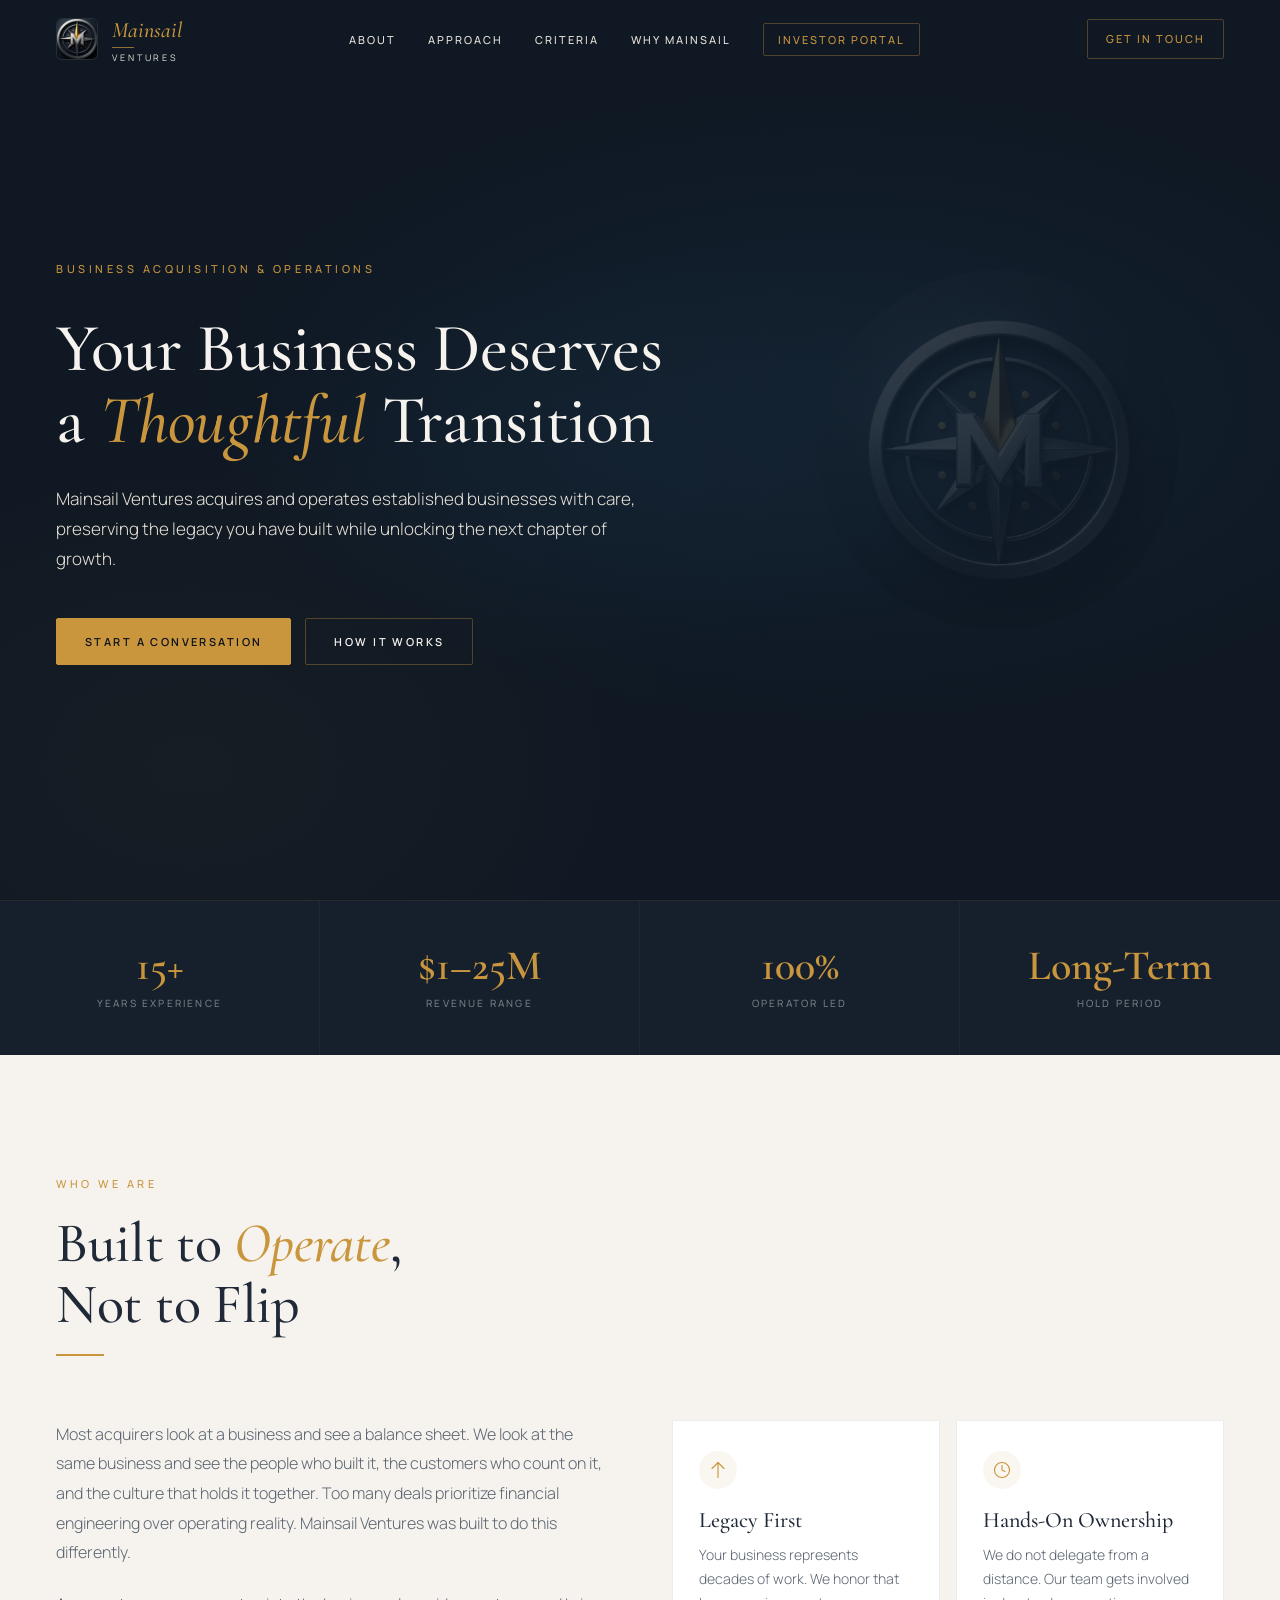
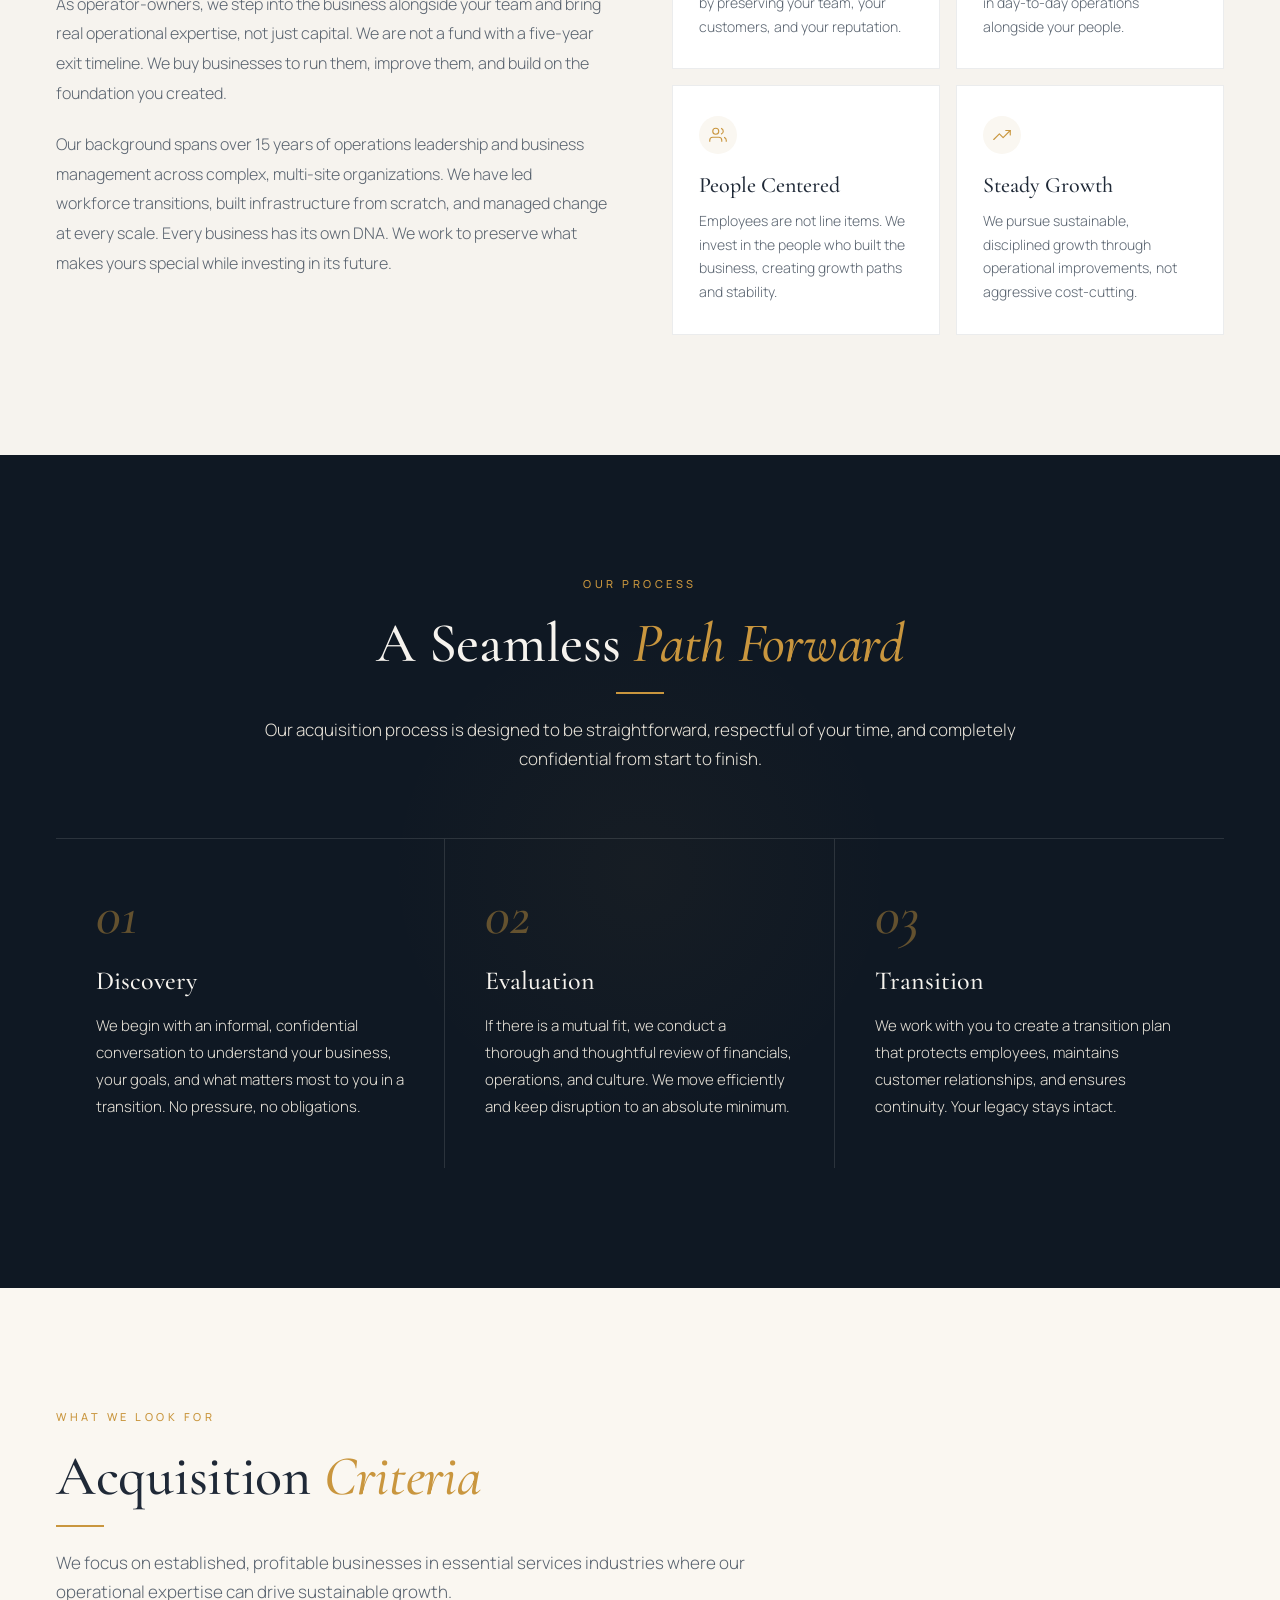
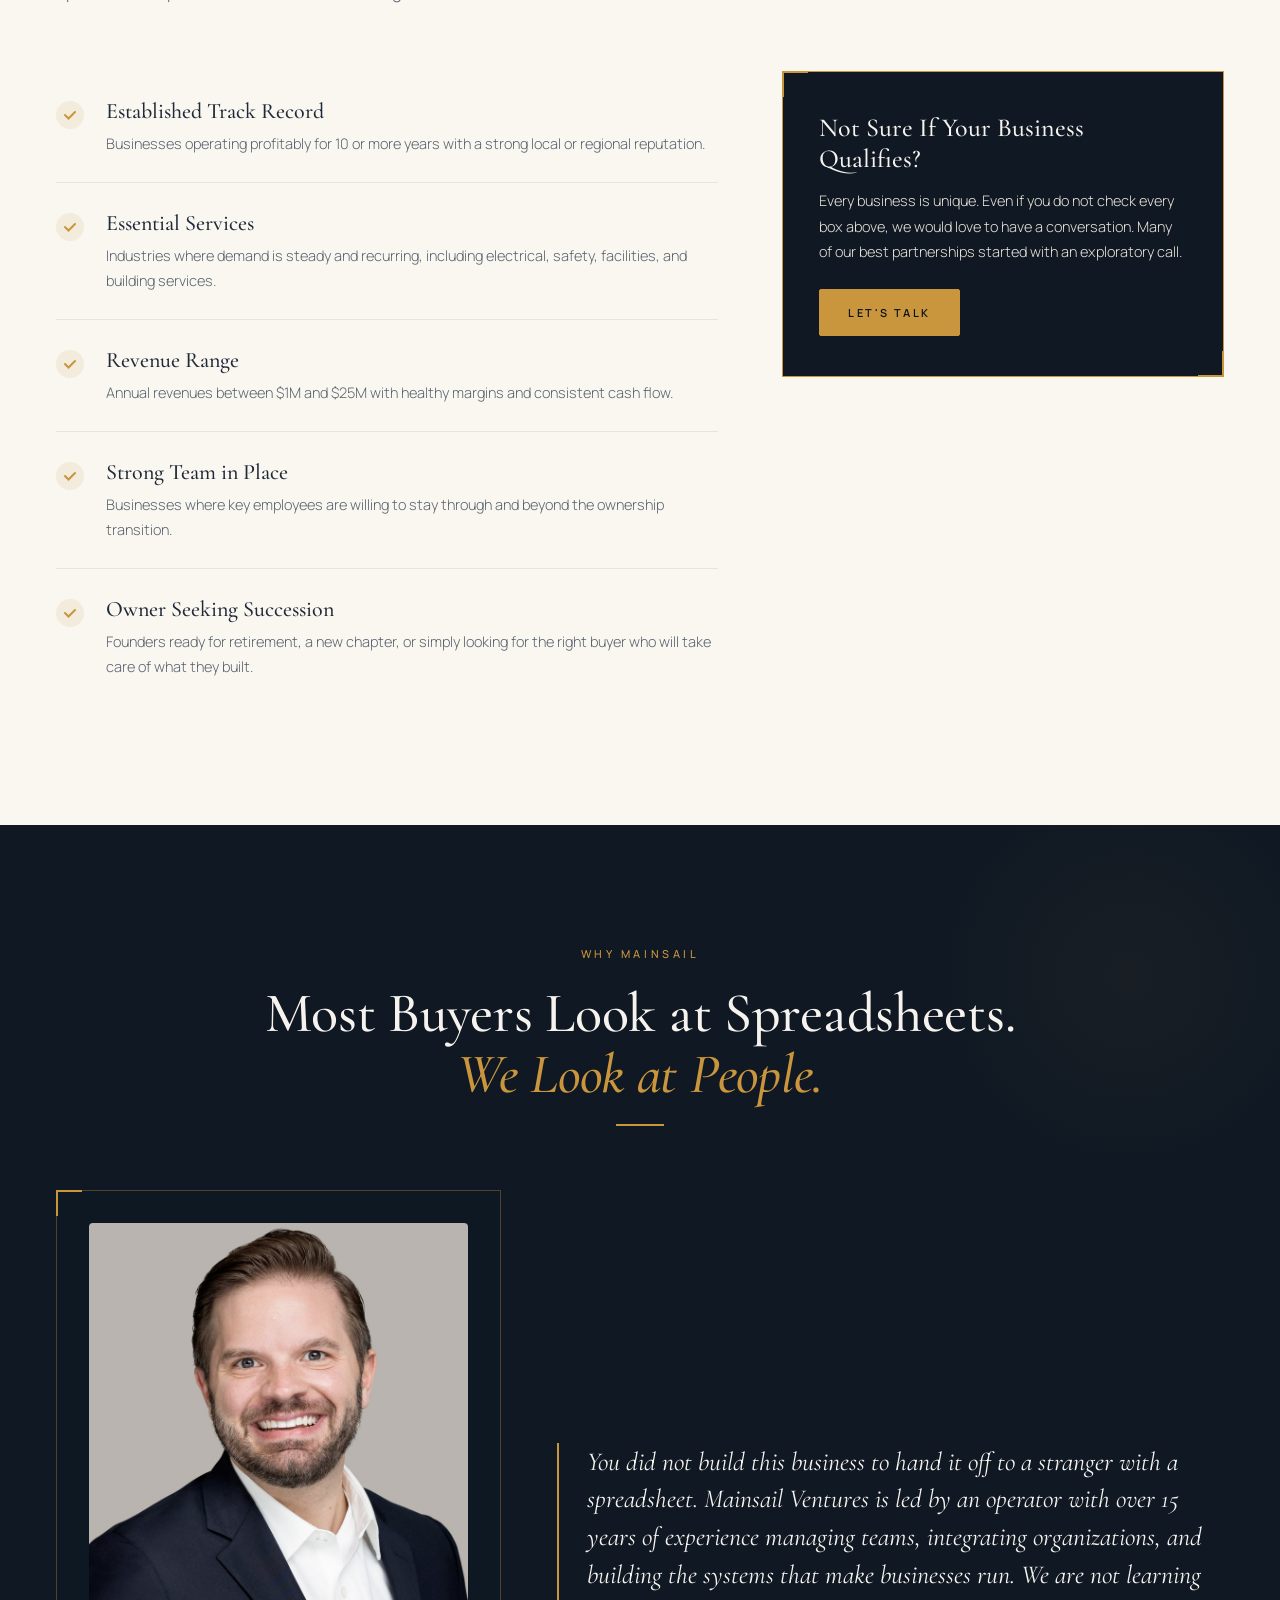
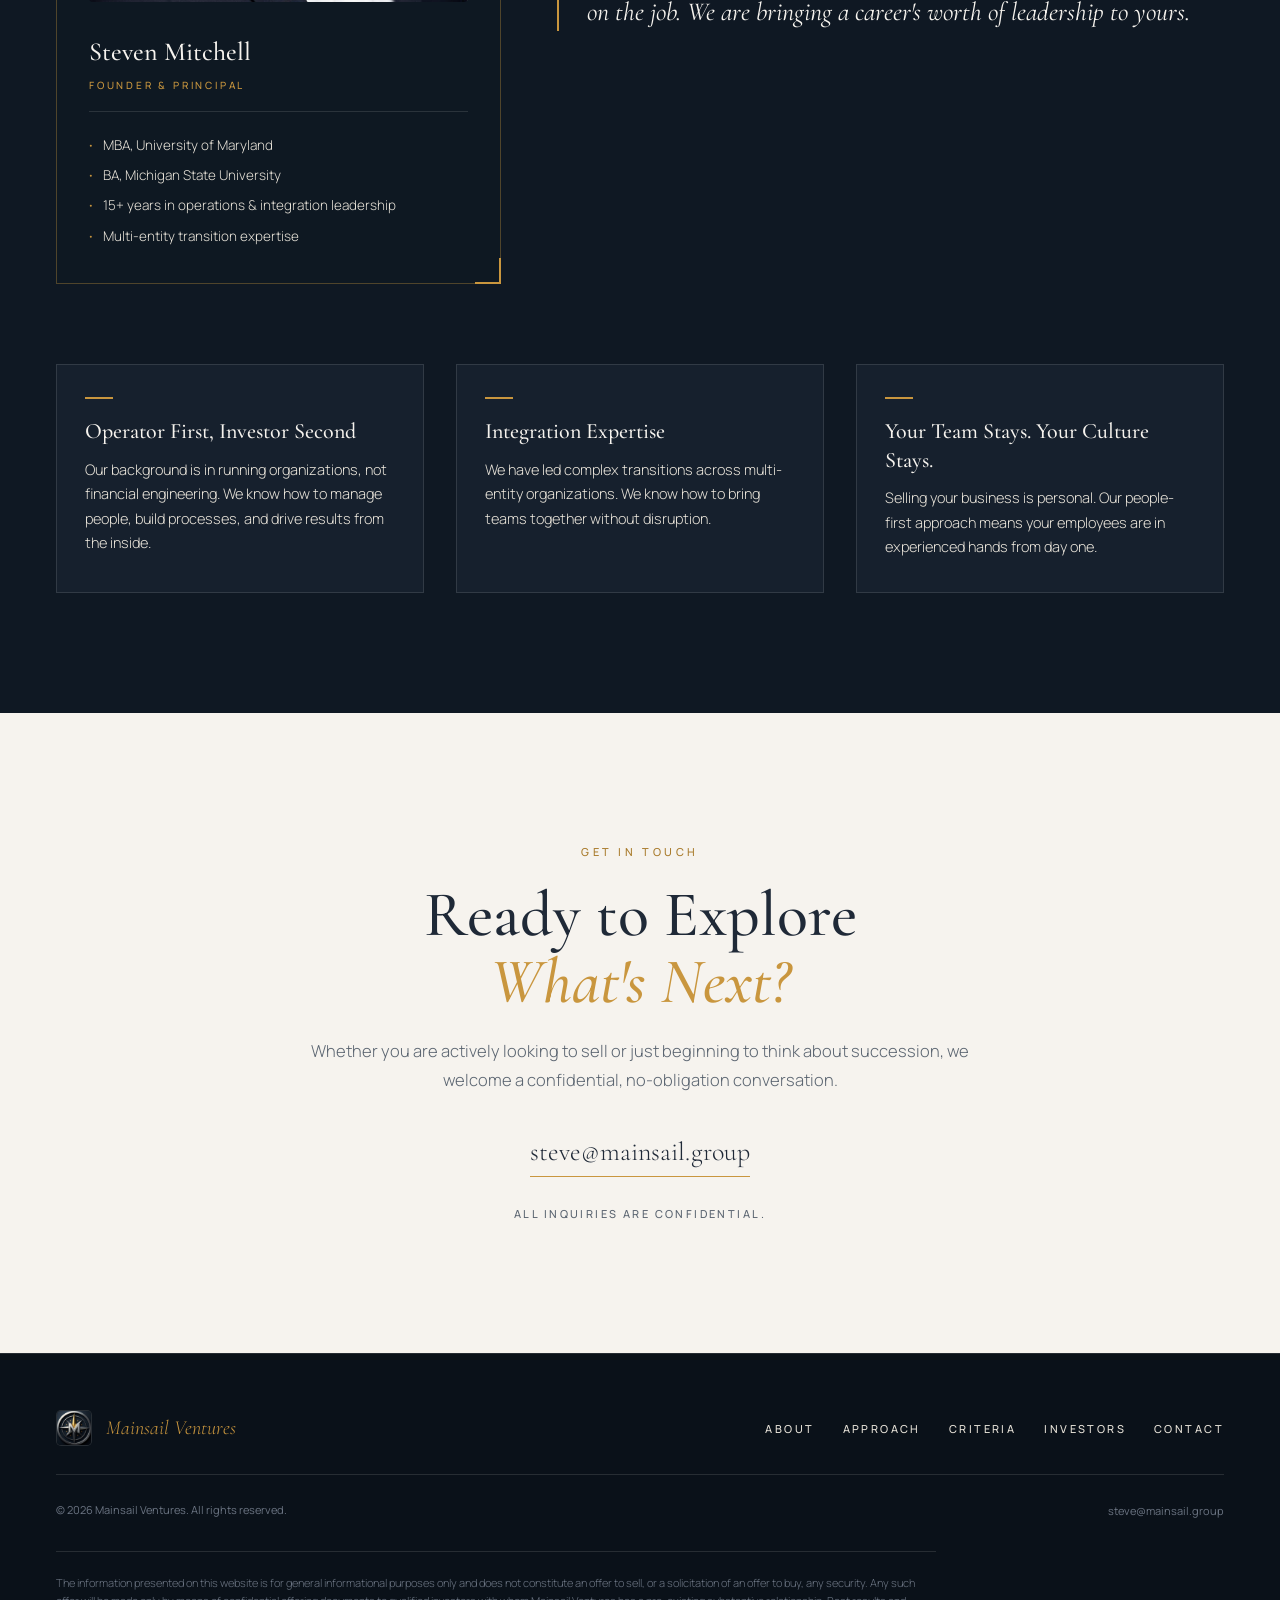
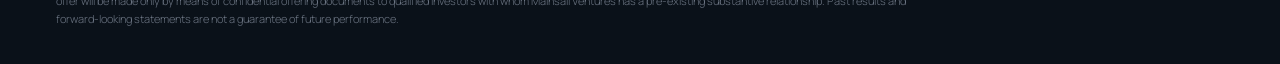
<file: index.html>
<!DOCTYPE html>
<html lang="en">
<head>
<meta charset="UTF-8" />
<meta name="viewport" content="width=device-width, initial-scale=1.0" />
<title>Mainsail Ventures | Business Acquisition &amp; Operations</title>
<meta name="description" content="Mainsail Ventures acquires and operates established businesses in essential services industries.  We preserve your legacy while unlocking the next chapter of growth." />
<meta name="author" content="Steven Mitchell" />

<!-- Favicons (cache-busted v3) -->
<link rel="icon" type="image/x-icon" href="/favicon.ico?v=3" />
<link rel="icon" type="image/png" sizes="16x16" href="/favicon-16x16.png?v=3" />
<link rel="icon" type="image/png" sizes="32x32" href="/favicon-32x32.png?v=3" />
<link rel="icon" type="image/png" sizes="48x48" href="/favicon-48x48.png?v=3" />
<link rel="icon" type="image/png" sizes="96x96" href="/favicon-96x96.png?v=3" />
<link rel="icon" type="image/png" sizes="192x192" href="/favicon-192.png?v=3" />
<link rel="icon" type="image/png" sizes="512x512" href="/favicon-512.png?v=3" />
<link rel="apple-touch-icon" sizes="180x180" href="/apple-touch-icon.png?v=3" />
<link rel="manifest" href="/site.webmanifest?v=3" />
<meta name="msapplication-config" content="/browserconfig.xml?v=3" />
<meta name="msapplication-TileColor" content="#0F1823" />
<meta name="theme-color" content="#0F1823" />

<!-- Open Graph -->
<meta property="og:type" content="website" />
<meta property="og:title" content="Mainsail Ventures" />
<meta property="og:description" content="Business Acquisition &amp; Operations.  Acquire · Operate · Grow." />
<meta property="og:image" content="/favicon-512.png" />
<meta property="og:url" content="https://mainsail.group" />

<!-- Fonts -->
<link rel="preconnect" href="https://fonts.googleapis.com" />
<link rel="preconnect" href="https://fonts.gstatic.com" crossorigin />
<link href="https://fonts.googleapis.com/css2?family=Cormorant+Garamond:ital,wght@0,400;0,500;0,600;0,700;1,400;1,500;1,600&family=Manrope:wght@300;400;500;600;700&display=swap" rel="stylesheet" />

<style>
  :root {
    --navy:        #0F1823;
    --navy-deep:   #0A1119;
    --navy-mid:    #16202D;
    --cream:       #F6F3EE;
    --cream-dim:   #E8E3D9;
    --sand-light:  #FAF7F1;
    --gold:        #C9963E;
    --gold-soft:   #D4A858;
    --gold-deep:   #A87A2A;
    --white:       #FFFFFF;
    --text:        #1F2937;
    --text-light:  #5A6470;
    --muted-blue:  #6B7482;
    --divider:     rgba(7, 19, 33, 0.08);
    --rule:        rgba(201, 150, 62, 0.35);
    --rule-soft:   rgba(246, 243, 238, 0.12);
  }

  * { box-sizing: border-box; margin: 0; padding: 0; }
  html { scroll-behavior: smooth; }
  body {
    font-family: 'Manrope', system-ui, sans-serif;
    background: var(--navy);
    color: var(--cream);
    font-weight: 300;
    line-height: 1.6;
    -webkit-font-smoothing: antialiased;
    text-rendering: optimizeLegibility;
  }

  /* ===================== NAV ===================== */
  nav {
    position: fixed; top: 0; left: 0; right: 0;
    height: 78px; padding: 0 56px;
    display: flex; align-items: center; justify-content: space-between;
    z-index: 100; transition: all 0.3s ease;
    background: rgba(15, 24, 35, 0);
    backdrop-filter: blur(0px);
  }
  nav.scrolled {
    background: rgba(15, 24, 35, 0.92);
    backdrop-filter: blur(14px);
    height: 64px;
    border-bottom: 1px solid var(--rule-soft);
  }

  .nav-logo {
    display: flex; align-items: center; gap: 14px;
    text-decoration: none; color: inherit;
  }
  .nav-mark {
    width: 42px; height: 42px;
    border-radius: 6px;
    background: var(--navy-deep);
    overflow: hidden;
    display: flex; align-items: center; justify-content: center;
    border: 1px solid var(--rule-soft);
    flex-shrink: 0;
  }
  .nav-mark img {
    width: 100%; height: 100%;
    object-fit: cover; object-position: center;
    transform: scale(1.4);
  }
  .nav-wordmark {
    display: flex; flex-direction: column; line-height: 1; padding-top: 2px;
  }
  .nav-wordmark .name {
    font-family: 'Cormorant Garamond', serif;
    font-style: italic; font-weight: 500;
    font-size: 22px; color: var(--gold);
    letter-spacing: 0.01em; line-height: 1;
  }
  .nav-wordmark .rule {
    width: 22px; height: 1px;
    background: var(--gold);
    margin: 6px 0 5px 0;
    opacity: 0.7;
  }
  .nav-wordmark .sub {
    font-family: 'Manrope', sans-serif;
    font-weight: 400;
    font-size: 9px;
    color: var(--cream-dim);
    letter-spacing: 0.32em;
    text-transform: uppercase;
    line-height: 1;
  }

  .nav-links {
    list-style: none;
    display: flex; align-items: center; gap: 32px;
  }
  .nav-links a {
    font-family: 'Manrope', sans-serif;
    color: var(--cream-dim);
    text-decoration: none;
    font-size: 11px; font-weight: 500;
    letter-spacing: 0.18em; text-transform: uppercase;
    transition: color 0.2s ease;
  }
  .nav-links a:hover { color: var(--gold); }

  /* Highlighted portal link */
  .nav-links a.portal {
    color: var(--gold);
    border: 1px solid var(--rule);
    padding: 8px 14px;
    border-radius: 2px;
    transition: all 0.25s ease;
  }
  .nav-links a.portal:hover {
    background: rgba(201, 150, 62, 0.12);
    border-color: var(--gold);
    color: var(--gold);
  }

  .nav-cta {
    font-family: 'Manrope', sans-serif;
    color: var(--gold);
    border: 1px solid var(--rule);
    padding: 10px 18px;
    border-radius: 2px;
    text-decoration: none;
    font-size: 11px; font-weight: 500;
    letter-spacing: 0.18em; text-transform: uppercase;
    transition: all 0.25s ease;
  }
  .nav-cta:hover {
    background: var(--gold);
    color: var(--navy-deep);
    border-color: var(--gold);
  }

  .mobile-menu-btn {
    display: none;
    background: transparent; border: 0;
    width: 32px; height: 32px;
    flex-direction: column; justify-content: center; gap: 5px;
    cursor: pointer;
  }
  .mobile-menu-btn span {
    display: block; height: 1px;
    background: var(--cream-dim);
    transition: all 0.25s ease;
  }

  /* ===================== HERO ===================== */
  .hero {
    position: relative;
    min-height: 100vh;
    background: var(--navy);
    overflow: hidden;
    display: flex; align-items: center;
  }
  .hero-bg {
    position: absolute; inset: 0;
    background:
      radial-gradient(ellipse 70% 50% at 65% 45%, rgba(20, 36, 52, 0.8), transparent 70%),
      radial-gradient(ellipse 40% 40% at 15% 85%, rgba(201, 150, 62, 0.04), transparent);
    pointer-events: none;
  }
  .hero-glow {
    position: absolute; top: 50%; left: 50%;
    transform: translate(-50%, -50%);
    width: 800px; height: 400px;
    background: radial-gradient(ellipse, rgba(20, 36, 52, 0.6), transparent 70%);
    pointer-events: none;
  }
  /* Faded compass logo, original treatment */
  .hero-logo {
    position: absolute; right: 8%; top: 50%;
    transform: translateY(-50%);
    width: 360px; height: 360px;
    opacity: 0.12;
    border-radius: 50%;
    object-fit: cover;
    pointer-events: none;
    filter: saturate(0.9);
  }
  .hero-content {
    position: relative; z-index: 2;
    max-width: 1100px;
    padding: 140px 56px 120px;
  }
  .hero-label {
    display: inline-block;
    font-family: 'Manrope', sans-serif;
    font-size: 11px; font-weight: 500;
    letter-spacing: 0.32em; text-transform: uppercase;
    color: var(--gold);
    margin-bottom: 36px;
  }
  .hero h1 {
    font-family: 'Cormorant Garamond', serif;
    font-size: clamp(42px, 5.5vw, 68px);
    font-weight: 500;
    line-height: 1.05;
    letter-spacing: -0.005em;
    color: var(--cream);
    margin-bottom: 28px;
    text-wrap: balance;
    max-width: 920px;
  }
  .hero h1 em {
    font-style: italic;
    color: var(--gold);
    font-weight: 500;
  }
  .hero-desc {
    font-family: 'Manrope', sans-serif;
    font-size: 17px;
    line-height: 1.75;
    color: var(--cream-dim);
    max-width: 580px;
    margin-bottom: 44px;
    font-weight: 300;
  }
  .hero-actions {
    display: flex; gap: 14px;
  }

  .btn-gold, .btn-outline {
    display: inline-block;
    padding: 14px 28px;
    font-family: 'Manrope', sans-serif;
    font-size: 11px; font-weight: 600;
    letter-spacing: 0.22em; text-transform: uppercase;
    text-decoration: none;
    border-radius: 2px;
    transition: all 0.25s ease;
    cursor: pointer;
  }
  .btn-gold {
    background: var(--gold);
    color: var(--navy-deep);
    border: 1px solid var(--gold);
  }
  .btn-gold:hover {
    background: var(--gold-soft);
    border-color: var(--gold-soft);
  }
  .btn-outline {
    background: transparent;
    color: var(--cream);
    border: 1px solid var(--rule);
  }
  .btn-outline:hover {
    background: var(--gold);
    color: var(--navy-deep);
    border-color: var(--gold);
  }

  /* ===================== STATS ===================== */
  .stats {
    background: var(--navy-mid);
    display: grid; grid-template-columns: repeat(4, 1fr);
    border-top: 1px solid rgba(201, 150, 62, 0.1);
  }
  .stat {
    padding: 44px 32px; text-align: center;
    border-right: 1px solid rgba(255, 255, 255, 0.03);
    transition: background 0.3s;
  }
  .stat:last-child { border-right: none; }
  .stat:hover { background: rgba(255, 255, 255, 0.02); }
  .stat-value {
    font-family: 'Cormorant Garamond', serif;
    font-size: 42px; font-weight: 600;
    color: var(--gold);
    margin-bottom: 8px;
    line-height: 1;
  }
  .stat-label {
    font-family: 'Manrope', sans-serif;
    font-size: 10px; font-weight: 500;
    letter-spacing: 0.22em; text-transform: uppercase;
    color: rgba(255, 255, 255, 0.4);
  }

  /* ===================== SECTION COMMONS ===================== */
  .section-header {
    margin-bottom: 64px;
    max-width: 760px;
  }
  .section-header.center {
    text-align: center; margin-left: auto; margin-right: auto;
  }
  .section-label {
    font-family: 'Manrope', sans-serif;
    font-size: 11px; font-weight: 500;
    letter-spacing: 0.32em; text-transform: uppercase;
    color: var(--gold);
    margin-bottom: 20px;
  }
  .section-header h2 {
    font-family: 'Cormorant Garamond', serif;
    font-size: clamp(36px, 4.5vw, 56px);
    font-weight: 500;
    line-height: 1.1;
    letter-spacing: -0.005em;
    margin-bottom: 18px;
  }
  .section-header h2 em {
    font-style: italic;
    color: var(--gold);
    font-weight: 500;
  }
  .section-rule {
    width: 48px; height: 2px;
    background: var(--gold);
    margin: 18px 0 0;
  }
  .section-header.center .section-rule { margin: 18px auto 0; }
  .lead {
    font-size: 17px;
    line-height: 1.7;
    margin-top: 22px;
    font-weight: 300;
  }

  /* ===================== ABOUT ===================== */
  .about {
    padding: 120px 56px;
    background: var(--cream);
    color: var(--text);
  }
  .about .section-header h2 { color: var(--text); }
  .about-grid {
    display: grid;
    grid-template-columns: 1fr 1fr;
    gap: 64px;
    align-items: start;
    max-width: 1240px;
    margin: 0 auto;
  }
  .about-prose p {
    font-size: 16px;
    line-height: 1.85;
    color: var(--text-light);
    margin-bottom: 22px;
    font-weight: 300;
  }
  .about-prose p strong {
    color: var(--text);
    font-weight: 500;
  }

  .values-grid {
    display: grid;
    grid-template-columns: 1fr 1fr;
    gap: 16px;
  }
  .value-card {
    background: var(--white);
    padding: 30px 26px;
    border: 1px solid var(--divider);
    transition: all 0.35s ease;
    position: relative;
  }
  .value-card::before {
    content: ''; position: absolute; top: 0; left: 0;
    width: 0; height: 2px; background: var(--gold);
    transition: width 0.35s ease;
  }
  .value-card:hover {
    border-color: rgba(201, 150, 62, 0.25);
    box-shadow: 0 8px 32px rgba(7, 19, 33, 0.06);
    transform: translateY(-3px);
  }
  .value-card:hover::before { width: 100%; }
  .value-icon {
    width: 38px; height: 38px;
    background: var(--sand-light);
    border-radius: 50%;
    margin-bottom: 18px;
    display: flex; align-items: center; justify-content: center;
  }
  .value-icon svg { width: 18px; height: 18px; }
  .value-card h4 {
    font-family: 'Cormorant Garamond', serif;
    font-size: 22px;
    font-weight: 500;
    color: var(--text);
    margin-bottom: 10px;
    line-height: 1.2;
  }
  .value-card p {
    font-size: 14px;
    line-height: 1.7;
    color: var(--text-light);
    font-weight: 300;
  }

  /* ===================== APPROACH ===================== */
  .approach {
    padding: 120px 56px;
    background: var(--navy);
    position: relative;
    overflow: hidden;
  }
  .approach::before {
    content: ''; position: absolute;
    top: 50%; left: 50%; transform: translate(-50%, -50%);
    width: 600px; height: 600px;
    background: radial-gradient(circle, rgba(201, 150, 62, 0.04), transparent 60%);
    pointer-events: none;
  }
  .approach .section-header { position: relative; z-index: 1; }
  .approach .section-header h2 { color: var(--cream); }
  .approach .lead { color: var(--cream-dim); }

  .steps {
    display: grid;
    grid-template-columns: repeat(3, 1fr);
    gap: 0;
    position: relative; z-index: 1;
    max-width: 1240px;
    margin: 0 auto;
    border-top: 1px solid var(--rule-soft);
  }
  .step {
    padding: 48px 40px;
    border-right: 1px solid var(--rule-soft);
  }
  .step:last-child { border-right: none; }
  .step-num {
    font-family: 'Cormorant Garamond', serif;
    font-style: italic;
    font-size: 56px; font-weight: 500;
    color: rgba(201, 150, 62, 0.45);
    line-height: 1;
    margin-bottom: 22px;
  }
  .step h3 {
    font-family: 'Cormorant Garamond', serif;
    font-size: 26px;
    color: var(--cream);
    margin-bottom: 16px;
    font-weight: 500;
    line-height: 1.2;
  }
  .step p {
    font-size: 15px;
    line-height: 1.8;
    color: var(--cream-dim);
    font-weight: 300;
  }

  /* ===================== CRITERIA ===================== */
  .criteria {
    padding: 120px 56px;
    background: var(--sand-light);
    color: var(--text);
  }
  .criteria .section-header h2 { color: var(--text); }
  .criteria .lead { color: var(--text-light); }

  .criteria-layout {
    display: grid;
    grid-template-columns: 1.2fr 0.8fr;
    gap: 64px;
    align-items: start;
    max-width: 1240px;
    margin: 0 auto;
  }
  .criteria-list { list-style: none; }
  .criteria-item {
    padding: 26px 0;
    border-bottom: 1px solid var(--divider);
    display: flex; gap: 22px; align-items: flex-start;
  }
  .criteria-item:last-child { border-bottom: none; }
  .check-circle {
    flex-shrink: 0;
    width: 28px; height: 28px;
    border-radius: 50%;
    background: rgba(201, 150, 62, 0.12);
    display: flex; align-items: center; justify-content: center;
    margin-top: 4px;
  }
  .check-circle svg { width: 14px; height: 14px; }
  .criteria-item h4 {
    font-family: 'Cormorant Garamond', serif;
    font-size: 22px; font-weight: 500;
    color: var(--text);
    margin-bottom: 6px;
    line-height: 1.3;
  }
  .criteria-item p {
    font-size: 14.5px;
    line-height: 1.7;
    color: var(--text-light);
    font-weight: 300;
  }

  .criteria-sidebar {
    background: var(--navy);
    color: var(--cream);
    padding: 40px 36px;
    border: 1px solid var(--gold);
    position: relative;
  }
  .criteria-sidebar::before {
    content: ''; position: absolute; top: -1px; left: -1px;
    width: 24px; height: 24px;
    border-top: 2px solid var(--gold);
    border-left: 2px solid var(--gold);
  }
  .criteria-sidebar::after {
    content: ''; position: absolute; bottom: -1px; right: -1px;
    width: 24px; height: 24px;
    border-bottom: 2px solid var(--gold);
    border-right: 2px solid var(--gold);
  }
  .criteria-sidebar h3 {
    font-family: 'Cormorant Garamond', serif;
    font-size: 26px;
    font-weight: 500;
    margin-bottom: 14px;
    line-height: 1.2;
  }
  .criteria-sidebar p {
    font-size: 14.5px;
    line-height: 1.75;
    color: var(--cream-dim);
    margin-bottom: 24px;
    font-weight: 300;
  }

  /* ===================== WHY MAINSAIL ===================== */
  .why {
    padding: 120px 56px;
    background: var(--navy);
    position: relative;
    overflow: hidden;
  }
  .why::before {
    content: ''; position: absolute;
    top: -100px; right: -100px;
    width: 500px; height: 500px;
    background: radial-gradient(circle, rgba(201, 150, 62, 0.05), transparent 60%);
    pointer-events: none;
  }
  .why .section-header { position: relative; z-index: 1; }
  .why .section-header h2 { color: var(--cream); }

  .why-founder {
    max-width: 1240px; margin: 0 auto 80px;
    display: grid;
    grid-template-columns: 0.8fr 1.2fr;
    gap: 56px;
    align-items: center;
    position: relative; z-index: 1;
  }
  .founder-photo-wrap {
    border: 1px solid var(--rule);
    padding: 32px;
    background: rgba(15, 24, 35, 0.5);
    position: relative;
  }
  .founder-photo-wrap::before {
    content: ''; position: absolute; top: -1px; left: -1px;
    width: 24px; height: 24px;
    border-top: 2px solid var(--gold);
    border-left: 2px solid var(--gold);
  }
  .founder-photo-wrap::after {
    content: ''; position: absolute; bottom: -1px; right: -1px;
    width: 24px; height: 24px;
    border-bottom: 2px solid var(--gold);
    border-right: 2px solid var(--gold);
  }
  .founder-photo {
    width: 100%; aspect-ratio: 1;
    object-fit: cover;
    border-radius: 4px;
    margin-bottom: 22px;
    background: var(--navy-deep);
    filter: saturate(0.9);
    transition: filter 0.4s ease;
  }
  .founder-photo:hover { filter: saturate(1.05); }
  .founder-name {
    font-family: 'Cormorant Garamond', serif;
    font-size: 26px;
    font-weight: 500;
    color: var(--cream);
    margin-bottom: 4px;
  }
  .founder-title {
    font-family: 'Manrope', sans-serif;
    font-size: 10px;
    letter-spacing: 0.28em;
    text-transform: uppercase;
    color: var(--gold);
    margin-bottom: 18px;
    font-weight: 500;
  }
  .founder-credentials {
    list-style: none;
    border-top: 1px solid var(--rule-soft);
    padding-top: 18px;
  }
  .founder-credentials li {
    font-size: 13.5px;
    color: var(--cream-dim);
    padding: 5px 0;
    font-weight: 300;
    line-height: 1.5;
  }
  .founder-credentials li::before {
    content: '·';
    color: var(--gold);
    margin-right: 10px;
    font-weight: 700;
  }

  .why-content blockquote {
    font-family: 'Cormorant Garamond', serif;
    font-style: italic;
    font-size: 26px;
    line-height: 1.45;
    color: var(--cream);
    font-weight: 400;
    border-left: 2px solid var(--gold);
    padding-left: 28px;
  }

  .why-points {
    max-width: 1240px; margin: 0 auto;
    display: grid;
    grid-template-columns: repeat(3, 1fr);
    gap: 32px;
    position: relative; z-index: 1;
  }
  .why-point {
    padding: 32px 28px;
    border: 1px solid var(--rule-soft);
    background: var(--navy-mid);
    position: relative;
    transition: all 0.3s ease;
  }
  .why-point:hover {
    border-color: var(--rule);
    transform: translateY(-2px);
  }
  .why-point .accent {
    width: 28px; height: 2px;
    background: var(--gold);
    margin-bottom: 18px;
  }
  .why-point h4 {
    font-family: 'Cormorant Garamond', serif;
    font-size: 22px;
    font-weight: 500;
    color: var(--cream);
    margin-bottom: 12px;
    line-height: 1.3;
  }
  .why-point p {
    font-size: 14.5px;
    line-height: 1.7;
    color: var(--cream-dim);
    font-weight: 300;
  }

  /* ===================== CTA ===================== */
  .cta {
    padding: 130px 56px;
    background: var(--cream);
    color: var(--text);
    text-align: center;
  }
  .cta-inner {
    max-width: 720px;
    margin: 0 auto;
  }
  .cta .section-label { color: var(--gold-deep); }
  .cta h2 {
    font-family: 'Cormorant Garamond', serif;
    font-size: clamp(40px, 5vw, 64px);
    font-weight: 500;
    line-height: 1.05;
    color: var(--text);
    margin-bottom: 22px;
  }
  .cta h2 em {
    font-style: italic;
    color: var(--gold);
    font-weight: 500;
  }
  .cta p {
    font-size: 16.5px;
    line-height: 1.75;
    color: var(--text-light);
    margin-bottom: 36px;
    font-weight: 300;
  }
  .cta-email {
    display: inline-block;
    font-family: 'Cormorant Garamond', serif;
    font-size: 26px;
    color: var(--text);
    text-decoration: none;
    border-bottom: 1px solid var(--gold);
    padding-bottom: 4px;
    transition: color 0.2s ease;
  }
  .cta-email:hover { color: var(--gold-deep); }
  .cta-note {
    margin-top: 28px;
    font-family: 'Manrope', sans-serif;
    font-size: 11px;
    letter-spacing: 0.22em;
    text-transform: uppercase;
    color: var(--text-light);
    font-weight: 500;
  }

  /* ===================== FOOTER ===================== */
  footer {
    background: var(--navy-deep);
    padding: 56px 56px 36px;
    border-top: 1px solid var(--rule-soft);
  }
  .footer-inner {
    max-width: 1240px; margin: 0 auto;
  }
  .footer-top {
    display: flex; justify-content: space-between; align-items: center;
    flex-wrap: wrap; gap: 28px;
    padding-bottom: 28px;
    border-bottom: 1px solid var(--rule-soft);
  }
  .footer-logo {
    display: flex; align-items: center; gap: 14px;
    text-decoration: none; color: inherit;
  }
  .footer-logo .nav-mark { width: 36px; height: 36px; border-radius: 5px; }
  .footer-logo .name {
    font-family: 'Cormorant Garamond', serif;
    font-style: italic;
    font-size: 20px;
    color: var(--gold);
  }
  .footer-nav {
    list-style: none;
    display: flex; gap: 28px; flex-wrap: wrap;
  }
  .footer-nav a {
    font-family: 'Manrope', sans-serif;
    font-size: 11px;
    letter-spacing: 0.22em;
    text-transform: uppercase;
    color: var(--cream-dim);
    text-decoration: none;
    font-weight: 500;
    transition: color 0.2s ease;
  }
  .footer-nav a:hover { color: var(--gold); }
  .footer-bottom {
    margin-top: 22px;
    display: flex; justify-content: space-between; align-items: center;
    flex-wrap: wrap; gap: 14px;
  }
  .footer-copy, .footer-email a {
    font-family: 'Manrope', sans-serif;
    font-size: 11px;
    color: var(--muted-blue);
    font-weight: 400;
    text-decoration: none;
  }
  .footer-email a:hover { color: var(--gold); }
  .footer-disclaimer {
    margin-top: 28px;
    padding-top: 22px;
    border-top: 1px solid var(--rule-soft);
    font-size: 11px;
    line-height: 1.65;
    color: var(--muted-blue);
    font-weight: 300;
    max-width: 880px;
  }

  /* ===================== REVEAL ===================== */
  .reveal {
    opacity: 0; transform: translateY(20px);
    transition: opacity 0.8s ease, transform 0.8s ease;
  }
  .reveal.visible { opacity: 1; transform: translateY(0); }
  .reveal-delay-1 { transition-delay: 0.08s; }
  .reveal-delay-2 { transition-delay: 0.16s; }
  .reveal-delay-3 { transition-delay: 0.24s; }
  .reveal-delay-4 { transition-delay: 0.32s; }

  /* ===================== MOBILE DRAWER ===================== */
  .mobile-overlay {
    position: fixed; inset: 0;
    background: rgba(10, 17, 25, 0.65);
    backdrop-filter: blur(4px);
    opacity: 0; pointer-events: none;
    transition: opacity 0.3s ease;
    z-index: 98;
  }
  .mobile-overlay.open { opacity: 1; pointer-events: auto; }

  .mobile-drawer {
    position: fixed;
    top: 0; right: 0;
    width: 88%; max-width: 360px;
    height: 100vh; height: 100dvh;
    background: var(--navy-deep);
    border-left: 1px solid var(--rule-soft);
    transform: translateX(100%);
    transition: transform 0.35s cubic-bezier(0.4, 0, 0.2, 1);
    z-index: 99;
    padding: 96px 28px 32px;
    display: flex; flex-direction: column;
    overflow-y: auto;
  }
  .mobile-drawer.open { transform: translateX(0); }
  .mobile-drawer a {
    font-family: 'Manrope', sans-serif;
    color: var(--cream);
    text-decoration: none;
    font-size: 13px; font-weight: 500;
    letter-spacing: 0.2em; text-transform: uppercase;
    padding: 18px 0;
    border-bottom: 1px solid var(--rule-soft);
    transition: color 0.2s ease;
  }
  .mobile-drawer a:hover, .mobile-drawer a:focus { color: var(--gold); }
  .mobile-drawer a.portal {
    color: var(--gold);
    border: 1px solid var(--rule);
    border-radius: 2px;
    padding: 14px 16px;
    margin-top: 20px;
    text-align: center;
  }
  .mobile-drawer a.cta {
    background: var(--gold);
    color: var(--navy-deep);
    border: 1px solid var(--gold);
    border-radius: 2px;
    padding: 14px 16px;
    margin-top: 12px;
    text-align: center;
  }
  .mobile-drawer a.cta:hover { color: var(--navy-deep); opacity: 0.9; }

  .mobile-menu-btn { z-index: 101; position: relative; }
  .mobile-menu-btn.active span:nth-child(1) { transform: translateY(6px) rotate(45deg); background: var(--gold); }
  .mobile-menu-btn.active span:nth-child(2) { opacity: 0; }
  .mobile-menu-btn.active span:nth-child(3) { transform: translateY(-6px) rotate(-45deg); background: var(--gold); }

  body.menu-open { overflow: hidden; }

  /* ===================== RESPONSIVE ===================== */
  @media (max-width: 1024px) {
    nav { padding: 0 28px; }
    .nav-links { display: none; }
    .nav-cta { display: none; }
    .mobile-menu-btn { display: flex; }

    .hero-logo { width: 280px; height: 280px; right: 4%; }
    .about-grid { grid-template-columns: 1fr; gap: 40px; }
    .criteria-layout { grid-template-columns: 1fr; gap: 40px; }
    .why-founder { grid-template-columns: 1fr; gap: 40px; }
    .why-points { grid-template-columns: 1fr; gap: 16px; }
    .steps { grid-template-columns: 1fr; }
    .step { border-right: none; border-bottom: 1px solid var(--rule-soft); }
    .step:last-child { border-bottom: none; }
  }
  @media (max-width: 768px) {
    nav { padding: 0 20px; }

    .hero-logo { display: none; }
    .hero-content { padding: 120px 24px 80px; }
    .hero h1 { font-size: 42px; }
    .hero-desc { font-size: 15px; }
    .hero-actions { flex-direction: column; }
    .btn-gold, .btn-outline { text-align: center; }

    .stats { grid-template-columns: repeat(2, 1fr); }
    .stat { padding: 28px 16px; }
    .stat-value { font-size: 32px; }

    .about, .approach, .criteria, .why, .cta { padding: 80px 24px; }
    .values-grid { grid-template-columns: 1fr; }

    footer { padding: 40px 24px 28px; }
    .footer-top { flex-direction: column; align-items: flex-start; }
    .footer-nav { gap: 18px; }
  }
  @media (max-width: 480px) {
    nav { padding: 0 18px; }
    .nav-wordmark .name { font-size: 20px; }
    .hero h1 { font-size: 36px; }
    .stats { grid-template-columns: 1fr 1fr; }
    .why-content blockquote { font-size: 20px; padding-left: 20px; }
    .mobile-drawer { padding: 88px 22px 28px; }
  }
</style>
</head>
<body>

<!-- ============ NAV ============ -->
<nav id="nav">
  <a href="#top" class="nav-logo">
    <div class="nav-mark">
      <img src="logo.png?v=3" alt="Mainsail Ventures" />
    </div>
    <div class="nav-wordmark">
      <span class="name">Mainsail</span>
      <span class="rule"></span>
      <span class="sub">Ventures</span>
    </div>
  </a>
  <ul class="nav-links">
    <li><a href="#about">About</a></li>
    <li><a href="#approach">Approach</a></li>
    <li><a href="#criteria">Criteria</a></li>
    <li><a href="#why">Why Mainsail</a></li>
    <li><a href="/investors.html" class="portal">Investor Portal</a></li>
  </ul>
  <a href="#contact" class="nav-cta">Get in Touch</a>
  <button class="mobile-menu-btn" id="menuBtn" aria-label="Open menu" aria-expanded="false" aria-controls="mobileDrawer">
    <span></span><span></span><span></span>
  </button>
</nav>

<!-- ============ MOBILE DRAWER ============ -->
<div class="mobile-overlay" id="menuOverlay" aria-hidden="true"></div>
<aside class="mobile-drawer" id="mobileDrawer" aria-hidden="true">
  <a href="#about">About</a>
  <a href="#approach">Approach</a>
  <a href="#criteria">Criteria</a>
  <a href="#why">Why Mainsail</a>
  <a href="/investors.html" class="portal">Investor Portal</a>
  <a href="#contact" class="cta">Get in Touch</a>
</aside>

<!-- ============ HERO ============ -->
<section class="hero" id="top">
  <div class="hero-bg"></div>
  <div class="hero-glow"></div>
  <img src="logo.png?v=3" alt="" class="hero-logo" />
  <div class="hero-content">
    <span class="hero-label">Business Acquisition &amp; Operations</span>
    <h1>Your Business Deserves a <em>Thoughtful</em> Transition</h1>
    <p class="hero-desc">Mainsail Ventures acquires and operates established businesses with care, preserving the legacy you have built while unlocking the next chapter of growth.</p>
    <div class="hero-actions">
      <a href="#contact" class="btn-gold">Start a Conversation</a>
      <a href="#approach" class="btn-outline">How It Works</a>
    </div>
  </div>
</section>

<!-- ============ STATS ============ -->
<div class="stats">
  <div class="stat"><div class="stat-value">15+</div><div class="stat-label">Years Experience</div></div>
  <div class="stat"><div class="stat-value">$1&ndash;25M</div><div class="stat-label">Revenue Range</div></div>
  <div class="stat"><div class="stat-value">100%</div><div class="stat-label">Operator Led</div></div>
  <div class="stat"><div class="stat-value">Long-Term</div><div class="stat-label">Hold Period</div></div>
</div>

<!-- ============ ABOUT ============ -->
<section class="about" id="about">
  <div class="section-header reveal">
    <div class="section-label">Who We Are</div>
    <h2>Built to <em>Operate</em>,<br />Not to Flip</h2>
    <div class="section-rule"></div>
  </div>
  <div class="about-grid">
    <div class="about-prose reveal reveal-delay-1">
      <p>Most acquirers look at a business and see a balance sheet.  We look at the same business and see the people who built it, the customers who count on it, and the culture that holds it together.  Too many deals prioritize financial engineering over operating reality.  Mainsail Ventures was built to do this differently.</p>
      <p>As operator-owners, we step into the business alongside your team and bring real operational expertise, not just capital.  We are not a fund with a five-year exit timeline.  We buy businesses to run them, improve them, and build on the foundation you created.</p>
      <p>Our background spans over 15 years of operations leadership and business management across complex, multi-site organizations.  We have led workforce transitions, built infrastructure from scratch, and managed change at every scale.  Every business has its own DNA.  We work to preserve what makes yours special while investing in its future.</p>
    </div>
    <div class="values-grid">
      <div class="value-card reveal reveal-delay-1">
        <div class="value-icon"><svg viewBox="0 0 24 24" fill="none" stroke="#C9963E" stroke-width="1.5"><path d="M12 2L12 22M12 2L20 10M12 2L4 10" stroke-linecap="round"/></svg></div>
        <h4>Legacy First</h4>
        <p>Your business represents decades of work.  We honor that by preserving your team, your customers, and your reputation.</p>
      </div>
      <div class="value-card reveal reveal-delay-2">
        <div class="value-icon"><svg viewBox="0 0 24 24" fill="none" stroke="#C9963E" stroke-width="1.5"><circle cx="12" cy="12" r="10"/><path d="M12 6v6l4 2" stroke-linecap="round"/></svg></div>
        <h4>Hands-On Ownership</h4>
        <p>We do not delegate from a distance.  Our team gets involved in day-to-day operations alongside your people.</p>
      </div>
      <div class="value-card reveal reveal-delay-3">
        <div class="value-icon"><svg viewBox="0 0 24 24" fill="none" stroke="#C9963E" stroke-width="1.5"><path d="M17 21v-2a4 4 0 00-4-4H5a4 4 0 00-4 4v2"/><circle cx="9" cy="7" r="4"/><path d="M23 21v-2a4 4 0 00-3-3.87M16 3.13a4 4 0 010 7.75"/></svg></div>
        <h4>People Centered</h4>
        <p>Employees are not line items.  We invest in the people who built the business, creating growth paths and stability.</p>
      </div>
      <div class="value-card reveal reveal-delay-4">
        <div class="value-icon"><svg viewBox="0 0 24 24" fill="none" stroke="#C9963E" stroke-width="1.5"><path d="M23 6l-9.5 9.5-5-5L1 18" stroke-linecap="round" stroke-linejoin="round"/><path d="M17 6h6v6" stroke-linecap="round" stroke-linejoin="round"/></svg></div>
        <h4>Steady Growth</h4>
        <p>We pursue sustainable, disciplined growth through operational improvements, not aggressive cost-cutting.</p>
      </div>
    </div>
  </div>
</section>

<!-- ============ APPROACH ============ -->
<section class="approach" id="approach">
  <div class="section-header center reveal">
    <div class="section-label">Our Process</div>
    <h2>A Seamless <em>Path Forward</em></h2>
    <div class="section-rule"></div>
    <p class="lead">Our acquisition process is designed to be straightforward, respectful of your time, and completely confidential from start to finish.</p>
  </div>
  <div class="steps">
    <div class="step reveal reveal-delay-1">
      <div class="step-num">01</div>
      <h3>Discovery</h3>
      <p>We begin with an informal, confidential conversation to understand your business, your goals, and what matters most to you in a transition.  No pressure, no obligations.</p>
    </div>
    <div class="step reveal reveal-delay-2">
      <div class="step-num">02</div>
      <h3>Evaluation</h3>
      <p>If there is a mutual fit, we conduct a thorough and thoughtful review of financials, operations, and culture.  We move efficiently and keep disruption to an absolute minimum.</p>
    </div>
    <div class="step reveal reveal-delay-3">
      <div class="step-num">03</div>
      <h3>Transition</h3>
      <p>We work with you to create a transition plan that protects employees, maintains customer relationships, and ensures continuity.  Your legacy stays intact.</p>
    </div>
  </div>
</section>

<!-- ============ CRITERIA ============ -->
<section class="criteria" id="criteria">
  <div class="section-header reveal">
    <div class="section-label">What We Look For</div>
    <h2>Acquisition <em>Criteria</em></h2>
    <div class="section-rule"></div>
    <p class="lead">We focus on established, profitable businesses in essential services industries where our operational expertise can drive sustainable growth.</p>
  </div>
  <div class="criteria-layout">
    <ul class="criteria-list">
      <li class="criteria-item reveal">
        <div class="check-circle"><svg viewBox="0 0 14 14" fill="none"><path d="M2 7L5.5 10.5L12 4" stroke="#C9963E" stroke-width="2" stroke-linecap="round"/></svg></div>
        <div><h4>Established Track Record</h4><p>Businesses operating profitably for 10 or more years with a strong local or regional reputation.</p></div>
      </li>
      <li class="criteria-item reveal reveal-delay-1">
        <div class="check-circle"><svg viewBox="0 0 14 14" fill="none"><path d="M2 7L5.5 10.5L12 4" stroke="#C9963E" stroke-width="2" stroke-linecap="round"/></svg></div>
        <div><h4>Essential Services</h4><p>Industries where demand is steady and recurring, including electrical, safety, facilities, and building services.</p></div>
      </li>
      <li class="criteria-item reveal reveal-delay-2">
        <div class="check-circle"><svg viewBox="0 0 14 14" fill="none"><path d="M2 7L5.5 10.5L12 4" stroke="#C9963E" stroke-width="2" stroke-linecap="round"/></svg></div>
        <div><h4>Revenue Range</h4><p>Annual revenues between $1M and $25M with healthy margins and consistent cash flow.</p></div>
      </li>
      <li class="criteria-item reveal reveal-delay-3">
        <div class="check-circle"><svg viewBox="0 0 14 14" fill="none"><path d="M2 7L5.5 10.5L12 4" stroke="#C9963E" stroke-width="2" stroke-linecap="round"/></svg></div>
        <div><h4>Strong Team in Place</h4><p>Businesses where key employees are willing to stay through and beyond the ownership transition.</p></div>
      </li>
      <li class="criteria-item reveal reveal-delay-4">
        <div class="check-circle"><svg viewBox="0 0 14 14" fill="none"><path d="M2 7L5.5 10.5L12 4" stroke="#C9963E" stroke-width="2" stroke-linecap="round"/></svg></div>
        <div><h4>Owner Seeking Succession</h4><p>Founders ready for retirement, a new chapter, or simply looking for the right buyer who will take care of what they built.</p></div>
      </li>
    </ul>
    <div class="criteria-sidebar reveal reveal-delay-2">
      <h3>Not Sure If Your Business Qualifies?</h3>
      <p>Every business is unique.  Even if you do not check every box above, we would love to have a conversation.  Many of our best partnerships started with an exploratory call.</p>
      <a href="#contact" class="btn-gold">Let's Talk</a>
    </div>
  </div>
</section>

<!-- ============ WHY MAINSAIL ============ -->
<section class="why" id="why">
  <div class="section-header center reveal">
    <div class="section-label">Why Mainsail</div>
    <h2>Most Buyers Look at Spreadsheets.<br /><em>We Look at People.</em></h2>
    <div class="section-rule"></div>
  </div>
  <div class="why-founder">
    <div class="founder-photo-wrap reveal reveal-delay-1">
      <img src="Headshot.jpeg" alt="Steven Mitchell, Founder and Principal of Mainsail Ventures" class="founder-photo" />
      <div class="founder-name">Steven Mitchell</div>
      <div class="founder-title">Founder &amp; Principal</div>
      <ul class="founder-credentials">
        <li>MBA, University of Maryland</li>
        <li>BA, Michigan State University</li>
        <li>15+ years in operations &amp; integration leadership</li>
        <li>Multi-entity transition expertise</li>
      </ul>
    </div>
    <div class="why-content reveal reveal-delay-2">
      <blockquote>You did not build this business to hand it off to a stranger with a spreadsheet.  Mainsail Ventures is led by an operator with over 15 years of experience managing teams, integrating organizations, and building the systems that make businesses run.  We are not learning on the job.  We are bringing a career's worth of leadership to yours.</blockquote>
    </div>
  </div>
  <div class="why-points">
    <div class="why-point reveal reveal-delay-1">
      <div class="accent"></div>
      <h4>Operator First, Investor Second</h4>
      <p>Our background is in running organizations, not financial engineering.  We know how to manage people, build processes, and drive results from the inside.</p>
    </div>
    <div class="why-point reveal reveal-delay-2">
      <div class="accent"></div>
      <h4>Integration Expertise</h4>
      <p>We have led complex transitions across multi-entity organizations.  We know how to bring teams together without disruption.</p>
    </div>
    <div class="why-point reveal reveal-delay-3">
      <div class="accent"></div>
      <h4>Your Team Stays.  Your Culture Stays.</h4>
      <p>Selling your business is personal.  Our people-first approach means your employees are in experienced hands from day one.</p>
    </div>
  </div>
</section>

<!-- ============ CTA ============ -->
<section class="cta" id="contact">
  <div class="cta-inner reveal">
    <div class="section-label">Get in Touch</div>
    <h2>Ready to Explore<br /><em>What's Next?</em></h2>
    <p>Whether you are actively looking to sell or just beginning to think about succession, we welcome a confidential, no-obligation conversation.</p>
    <a id="cta-email-link" href="#" class="cta-email"></a>
    <div class="cta-note">All inquiries are confidential.</div>
  </div>
</section>

<!-- ============ FOOTER ============ -->
<footer>
  <div class="footer-inner">
    <div class="footer-top">
      <a href="#top" class="footer-logo">
        <div class="nav-mark">
          <img src="logo.png?v=3" alt="Mainsail Ventures" />
        </div>
        <span class="name">Mainsail Ventures</span>
      </a>
      <ul class="footer-nav">
        <li><a href="#about">About</a></li>
        <li><a href="#approach">Approach</a></li>
        <li><a href="#criteria">Criteria</a></li>
        <li><a href="/investors.html">Investors</a></li>
        <li><a href="#contact">Contact</a></li>
      </ul>
    </div>
    <div class="footer-bottom">
      <div class="footer-copy">&copy; 2026 Mainsail Ventures.  All rights reserved.</div>
      <div class="footer-email"><a id="footer-email-link" href="#"></a></div>
    </div>
    <div class="footer-disclaimer">
      The information presented on this website is for general informational purposes only and does not constitute an offer to sell, or a solicitation of an offer to buy, any security.  Any such offer will be made only by means of confidential offering documents to qualified investors with whom Mainsail Ventures has a pre-existing substantive relationship.  Past results and forward-looking statements are not a guarantee of future performance.
    </div>
  </div>
</footer>

<script>
  // Email anti-scrape
  (function() {
    var u = 'steve';
    var d = 'mainsail.group';
    var full = u + String.fromCharCode(64) + d;
    var ml = 'mai' + 'lto:' + full;
    var a = document.getElementById('cta-email-link');
    if (a) { a.href = ml; a.textContent = full; }
    var b = document.getElementById('footer-email-link');
    if (b) { b.href = ml; b.textContent = full; }
  })();

  // Reveal on scroll
  var io = new IntersectionObserver(function(entries) {
    entries.forEach(function(e) {
      if (e.isIntersecting) e.target.classList.add('visible');
    });
  }, { threshold: 0.12, rootMargin: '0px 0px -40px 0px' });
  document.querySelectorAll('.reveal').forEach(function(el) { io.observe(el); });

  // Nav scroll style
  var nav = document.getElementById('nav');
  window.addEventListener('scroll', function() {
    nav.classList.toggle('scrolled', window.scrollY > 60);
  });

  // Smooth anchor scroll
  document.querySelectorAll('a[href^="#"]').forEach(function(a) {
    a.addEventListener('click', function(e) {
      var id = a.getAttribute('href');
      if (id.length > 1) {
        var t = document.querySelector(id);
        if (t) { e.preventDefault(); t.scrollIntoView({ behavior: 'smooth', block: 'start' }); }
      }
    });
  });

  // Mobile menu toggle
  var menuBtn = document.getElementById('menuBtn');
  var drawer = document.getElementById('mobileDrawer');
  var overlay = document.getElementById('menuOverlay');

  function setMenu(open) {
    document.body.classList.toggle('menu-open', open);
    menuBtn.classList.toggle('active', open);
    drawer.classList.toggle('open', open);
    overlay.classList.toggle('open', open);
    menuBtn.setAttribute('aria-expanded', open ? 'true' : 'false');
    menuBtn.setAttribute('aria-label', open ? 'Close menu' : 'Open menu');
    drawer.setAttribute('aria-hidden', open ? 'false' : 'true');
    overlay.setAttribute('aria-hidden', open ? 'false' : 'true');
  }

  menuBtn.addEventListener('click', function() {
    setMenu(!drawer.classList.contains('open'));
  });
  overlay.addEventListener('click', function() { setMenu(false); });
  drawer.querySelectorAll('a').forEach(function(a) {
    a.addEventListener('click', function() { setMenu(false); });
  });
  document.addEventListener('keydown', function(e) {
    if (e.key === 'Escape' && drawer.classList.contains('open')) setMenu(false);
  });
</script>

</body>
</html>
</file>
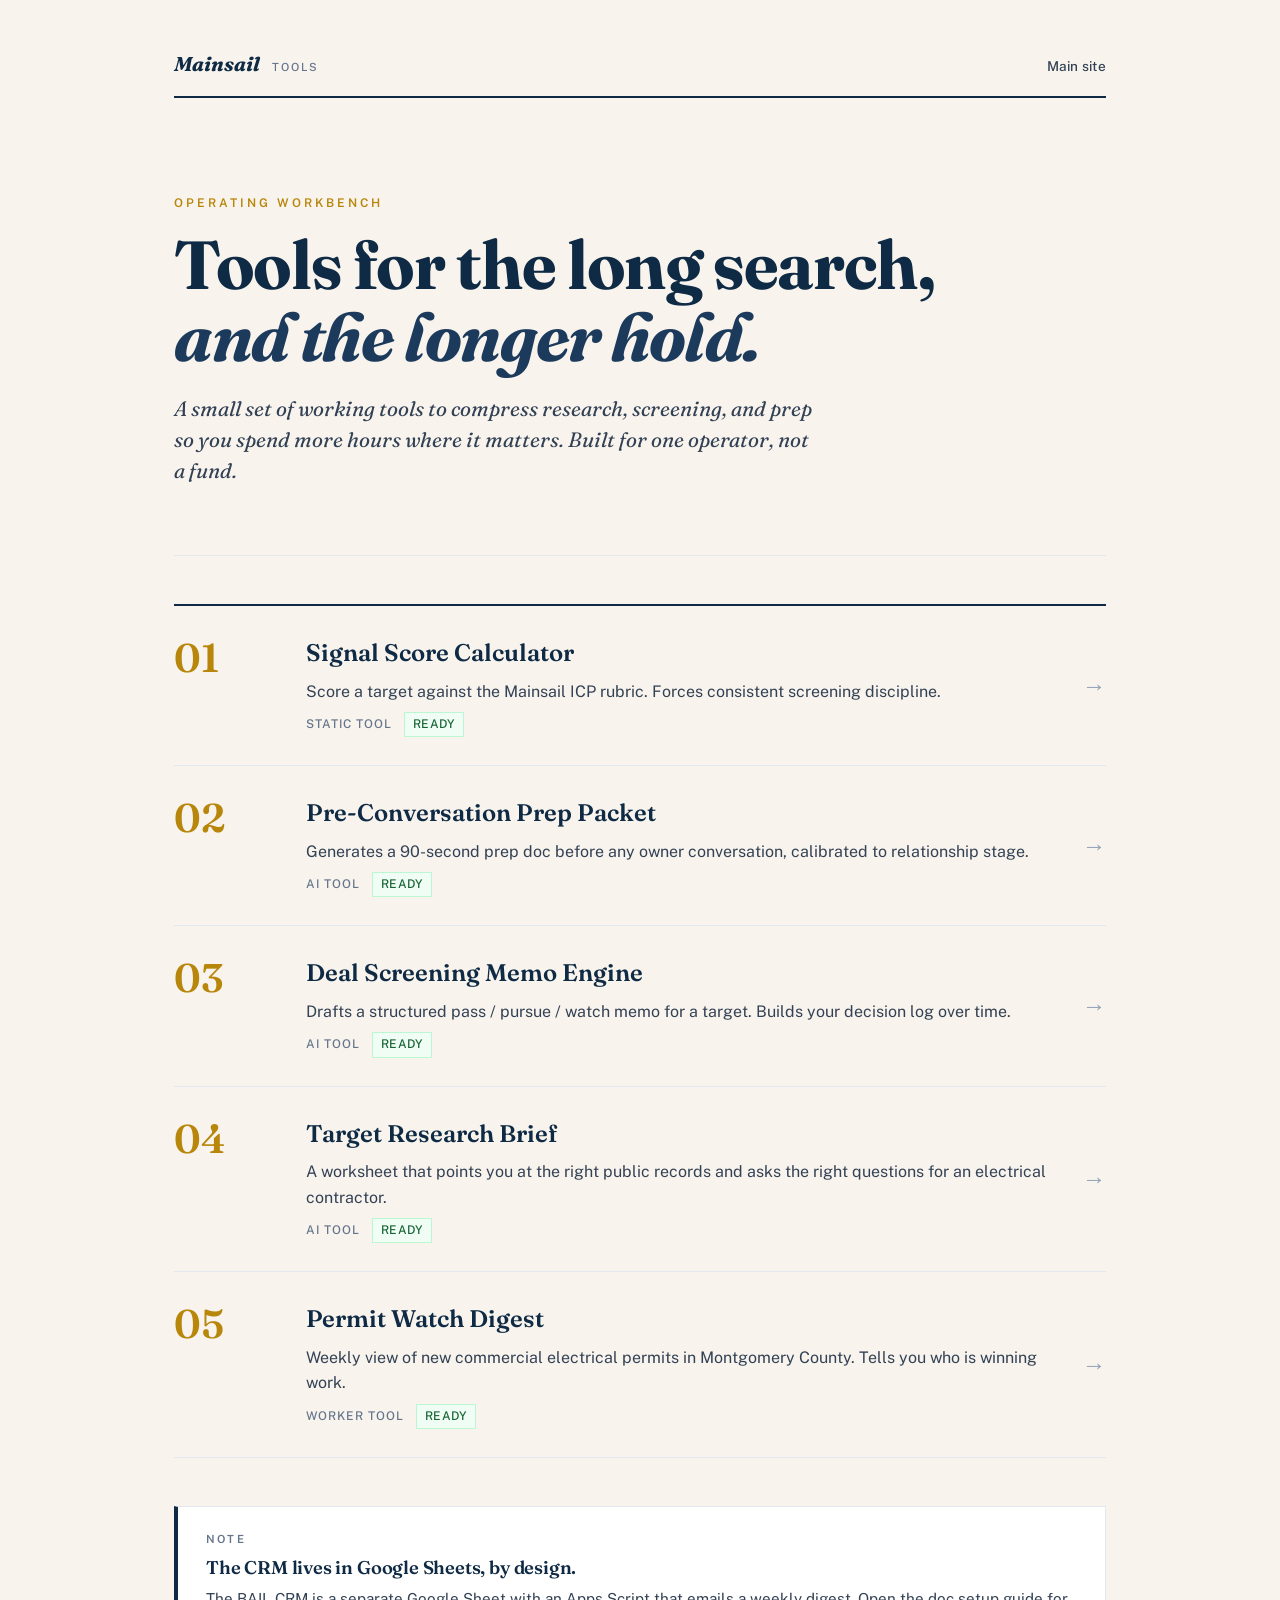
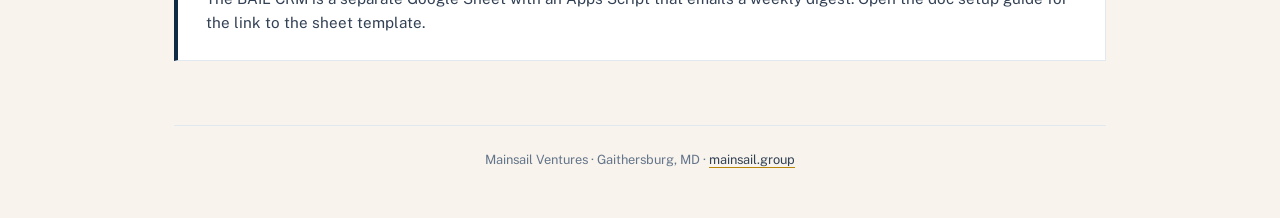
<file: tools/index.html>
<!DOCTYPE html>
<html lang="en">
<head>
  <meta charset="UTF-8">
  <meta name="viewport" content="width=device-width, initial-scale=1.0">
  <title>Mainsail Tools</title>
  <link rel="stylesheet" href="shared/styles.css">
  <style>
    .hero {
      padding: 64px 0 48px 0;
      border-bottom: 1px solid var(--slate-200);
      margin-bottom: 48px;
    }

    .hero-eyebrow {
      font-size: 0.75rem;
      letter-spacing: 0.25em;
      text-transform: uppercase;
      color: var(--brass);
      font-weight: 600;
      margin-bottom: 16px;
    }

    .hero-title {
      font-family: var(--font-display);
      font-size: clamp(2.5rem, 6vw, 4.25rem);
      font-weight: 700;
      line-height: 1.05;
      letter-spacing: -0.02em;
      color: var(--navy);
      margin-bottom: 16px;
      max-width: 800px;
    }

    .hero-title em {
      font-style: italic;
      color: var(--navy-light);
    }

    .hero-lede {
      font-family: var(--font-display);
      font-size: 1.3rem;
      line-height: 1.5;
      color: var(--slate-700);
      font-weight: 400;
      font-style: italic;
      max-width: 640px;
    }

    .tools-grid {
      display: grid;
      grid-template-columns: 1fr;
      gap: 0;
      border-top: 2px solid var(--navy);
    }

    .tool-card {
      display: grid;
      grid-template-columns: 100px 1fr auto;
      gap: 32px;
      padding: 28px 0;
      border-bottom: 1px solid var(--slate-200);
      align-items: start;
      text-decoration: none;
      color: inherit;
      transition: transform 0.15s, padding-left 0.15s;
    }

    .tool-card:hover {
      padding-left: 12px;
    }

    .tool-card:hover .tool-arrow {
      transform: translateX(8px);
    }

    @media (max-width: 700px) {
      .tool-card {
        grid-template-columns: 60px 1fr;
        gap: 16px;
      }
      .tool-arrow {
        display: none;
      }
    }

    .tool-number {
      font-family: var(--font-display);
      font-size: 2.5rem;
      font-weight: 600;
      color: var(--brass);
      font-feature-settings: 'tnum';
      line-height: 1;
      padding-top: 4px;
    }

    .tool-content {
      flex: 1;
    }

    .tool-name {
      font-family: var(--font-display);
      font-size: 1.5rem;
      font-weight: 600;
      color: var(--navy);
      margin-bottom: 6px;
    }

    .tool-tagline {
      font-size: 1rem;
      color: var(--slate-700);
      margin-bottom: 8px;
    }

    .tool-meta {
      font-size: 0.75rem;
      color: var(--slate-500);
      letter-spacing: 0.08em;
      text-transform: uppercase;
      font-weight: 500;
    }

    .tool-meta-status {
      display: inline-block;
      padding: 2px 8px;
      background: var(--success-bg);
      color: var(--success);
      border: 1px solid #bbf7d0;
      margin-left: 8px;
      letter-spacing: 0.05em;
    }

    .tool-meta-status.draft {
      background: var(--slate-50);
      color: var(--slate-500);
      border-color: var(--slate-200);
    }

    .tool-arrow {
      font-family: var(--font-display);
      font-size: 1.5rem;
      color: var(--slate-400);
      align-self: center;
      transition: transform 0.15s;
    }

    .ext-link {
      display: inline-block;
      margin-top: 8px;
      font-size: 0.85rem;
      color: var(--navy);
      text-decoration: underline;
      text-decoration-color: var(--brass);
    }

    .info-box {
      background: var(--paper);
      border: 1px solid var(--slate-200);
      border-left: 4px solid var(--navy);
      padding: 24px 28px;
      margin: 48px 0;
    }

    .info-box-label {
      font-size: 0.7rem;
      letter-spacing: 0.2em;
      text-transform: uppercase;
      color: var(--slate-500);
      font-weight: 600;
      margin-bottom: 8px;
    }

    .info-box h3 {
      font-size: 1.15rem;
      margin-bottom: 8px;
    }

    .info-box p {
      margin: 0;
      color: var(--slate-700);
      font-size: 0.95rem;
    }
  </style>
</head>
<body>
  <div class="container">
    <header class="masthead">
      <div class="masthead-brand">
        <span class="masthead-brand-name">Mainsail</span>
        <span class="masthead-brand-tag">Tools</span>
      </div>
      <nav class="masthead-nav">
        <a href="https://mainsail.group">Main site</a>
      </nav>
    </header>

    <section class="hero">
      <div class="hero-eyebrow">Operating workbench</div>
      <h1 class="hero-title">Tools for the long search, <em>and the longer hold.</em></h1>
      <p class="hero-lede">
        A small set of working tools to compress research, screening, and prep so you spend more hours where it matters.  Built for one operator, not a fund.
      </p>
    </section>

    <section class="tools-grid">

      <a href="signal-score/" class="tool-card">
        <div class="tool-number">01</div>
        <div class="tool-content">
          <div class="tool-name">Signal Score Calculator</div>
          <div class="tool-tagline">Score a target against the Mainsail ICP rubric.  Forces consistent screening discipline.</div>
          <div class="tool-meta">
            Static tool
            <span class="tool-meta-status">Ready</span>
          </div>
        </div>
        <div class="tool-arrow">&rarr;</div>
      </a>

      <a href="prep-packet/" class="tool-card">
        <div class="tool-number">02</div>
        <div class="tool-content">
          <div class="tool-name">Pre-Conversation Prep Packet</div>
          <div class="tool-tagline">Generates a 90-second prep doc before any owner conversation, calibrated to relationship stage.</div>
          <div class="tool-meta">
            AI tool
            <span class="tool-meta-status">Ready</span>
          </div>
        </div>
        <div class="tool-arrow">&rarr;</div>
      </a>

      <a href="deal-memo/" class="tool-card">
        <div class="tool-number">03</div>
        <div class="tool-content">
          <div class="tool-name">Deal Screening Memo Engine</div>
          <div class="tool-tagline">Drafts a structured pass / pursue / watch memo for a target.  Builds your decision log over time.</div>
          <div class="tool-meta">
            AI tool
            <span class="tool-meta-status">Ready</span>
          </div>
        </div>
        <div class="tool-arrow">&rarr;</div>
      </a>

      <a href="target-research/" class="tool-card">
        <div class="tool-number">04</div>
        <div class="tool-content">
          <div class="tool-name">Target Research Brief</div>
          <div class="tool-tagline">A worksheet that points you at the right public records and asks the right questions for an electrical contractor.</div>
          <div class="tool-meta">
            AI tool
            <span class="tool-meta-status">Ready</span>
          </div>
        </div>
        <div class="tool-arrow">&rarr;</div>
      </a>

      <a id="permit-link" href="#" class="tool-card">
        <div class="tool-number">05</div>
        <div class="tool-content">
          <div class="tool-name">Permit Watch Digest</div>
          <div class="tool-tagline">Weekly view of new commercial electrical permits in Montgomery County.  Tells you who is winning work.</div>
          <div class="tool-meta">
            Worker tool
            <span class="tool-meta-status">Ready</span>
          </div>
        </div>
        <div class="tool-arrow">&rarr;</div>
      </a>

    </section>

    <div class="info-box">
      <div class="info-box-label">Note</div>
      <h3>The CRM lives in Google Sheets, by design.</h3>
      <p>The BAIL CRM is a separate Google Sheet with an Apps Script that emails a weekly digest.  Open the doc setup guide for the link to the sheet template.</p>
    </div>

    <footer class="footer">
      Mainsail Ventures &middot; Gaithersburg, MD &middot;
      <a href="https://mainsail.group">mainsail.group</a>
    </footer>
  </div>

  <script src="shared/config.js"></script>
  <script>
    // Wire up the permit watch link to the configured Worker URL
    const permitLink = document.getElementById('permit-link');
    const url = (window.MAINSAIL_CONFIG && window.MAINSAIL_CONFIG.PERMIT_WATCH_URL) || '';
    if (url && !url.includes('YOUR-SUBDOMAIN')) {
      permitLink.href = url;
      permitLink.target = '_blank';
      permitLink.rel = 'noopener';
    } else {
      permitLink.addEventListener('click', (e) => {
        e.preventDefault();
        alert('Permit Watch URL not yet configured.  Edit shared/config.js with your deployed Worker URL.');
      });
    }
  </script>
</body>
</html>
</file>
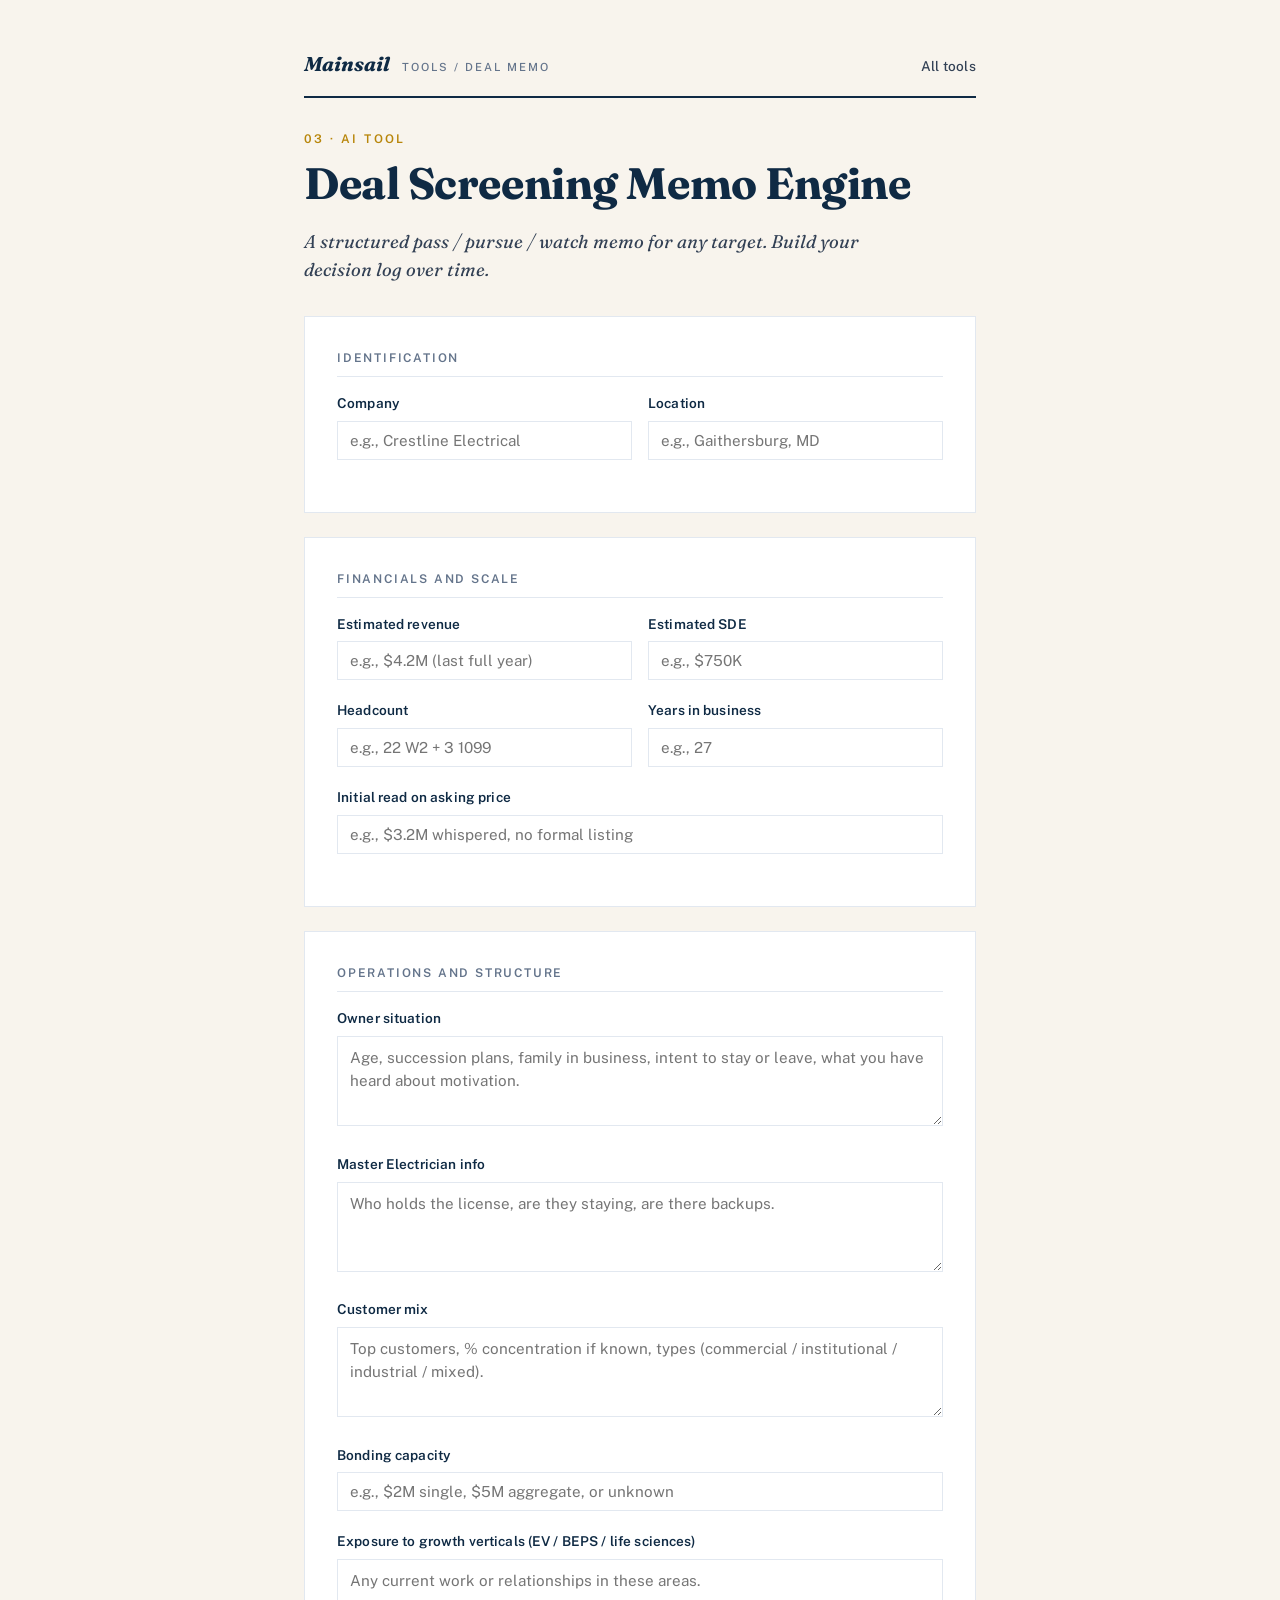
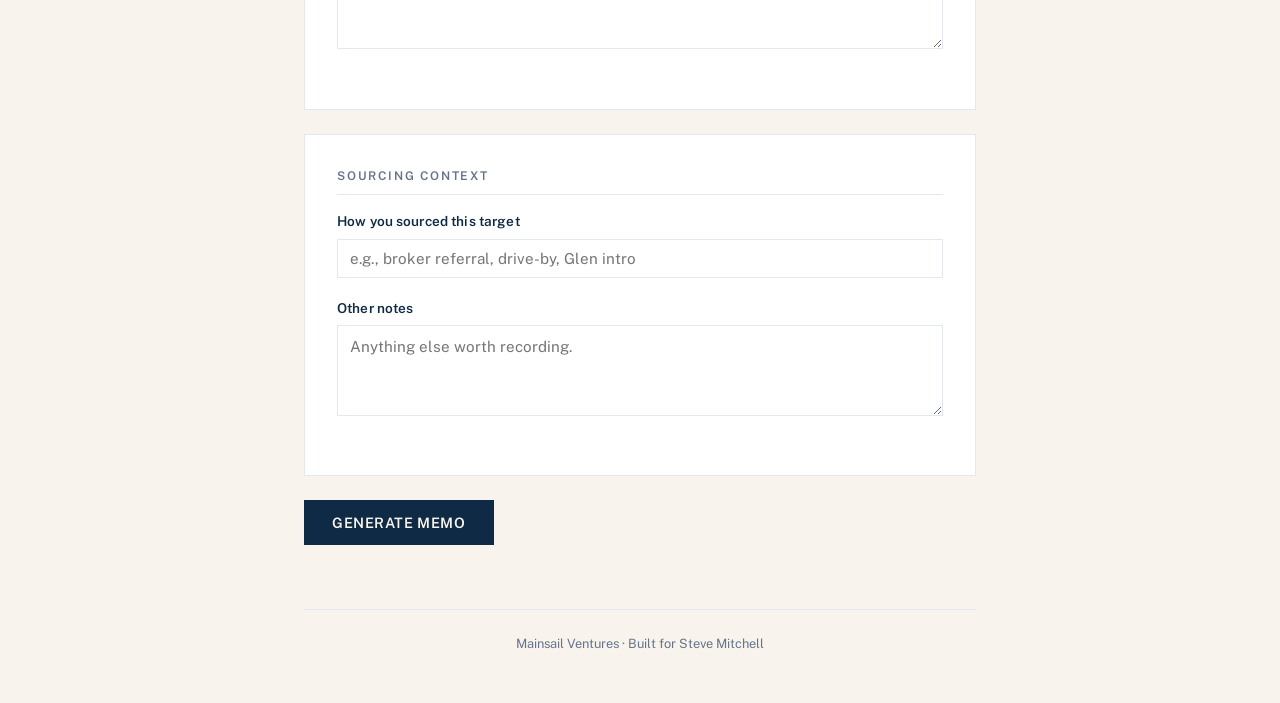
<file: tools/deal-memo/index.html>
<!DOCTYPE html>
<html lang="en">
<head>
  <meta charset="UTF-8">
  <meta name="viewport" content="width=device-width, initial-scale=1.0">
  <title>Deal Screening Memo | Mainsail Tools</title>
  <link rel="stylesheet" href="../shared/styles.css">
</head>
<body>
  <div class="container-narrow">
    <header class="masthead">
      <div class="masthead-brand">
        <span class="masthead-brand-name">Mainsail</span>
        <span class="masthead-brand-tag">Tools / Deal Memo</span>
      </div>
      <nav class="masthead-nav">
        <a href="../">All tools</a>
      </nav>
    </header>

    <div class="page-header">
      <div class="page-eyebrow">03 &middot; AI tool</div>
      <h1 class="page-title">Deal Screening Memo Engine</h1>
      <p class="page-lede">A structured pass / pursue / watch memo for any target.  Build your decision log over time.</p>
    </div>

    <form id="memo-form">

      <div class="form-section">
        <div class="form-section-header">Identification</div>
        <div class="field-row">
          <div class="field">
            <label for="company">Company</label>
            <input type="text" id="company" placeholder="e.g., Crestline Electrical">
          </div>
          <div class="field">
            <label for="location">Location</label>
            <input type="text" id="location" placeholder="e.g., Gaithersburg, MD">
          </div>
        </div>
      </div>

      <div class="form-section">
        <div class="form-section-header">Financials and scale</div>
        <div class="field-row">
          <div class="field">
            <label for="estRevenue">Estimated revenue</label>
            <input type="text" id="estRevenue" placeholder="e.g., $4.2M (last full year)">
          </div>
          <div class="field">
            <label for="estSDE">Estimated SDE</label>
            <input type="text" id="estSDE" placeholder="e.g., $750K">
          </div>
        </div>
        <div class="field-row">
          <div class="field">
            <label for="headcount">Headcount</label>
            <input type="text" id="headcount" placeholder="e.g., 22 W2 + 3 1099">
          </div>
          <div class="field">
            <label for="yearsInBusiness">Years in business</label>
            <input type="text" id="yearsInBusiness" placeholder="e.g., 27">
          </div>
        </div>
        <div class="field">
          <label for="initialReadOnAskingPrice">Initial read on asking price</label>
          <input type="text" id="initialReadOnAskingPrice" placeholder="e.g., $3.2M whispered, no formal listing">
        </div>
      </div>

      <div class="form-section">
        <div class="form-section-header">Operations and structure</div>
        <div class="field">
          <label for="ownerSituation">Owner situation</label>
          <textarea id="ownerSituation" rows="3" placeholder="Age, succession plans, family in business, intent to stay or leave, what you have heard about motivation."></textarea>
        </div>
        <div class="field">
          <label for="licenseDepth">Master Electrician info</label>
          <textarea id="licenseDepth" rows="2" placeholder="Who holds the license, are they staying, are there backups."></textarea>
        </div>
        <div class="field">
          <label for="customerMix">Customer mix</label>
          <textarea id="customerMix" rows="2" placeholder="Top customers, % concentration if known, types (commercial / institutional / industrial / mixed)."></textarea>
        </div>
        <div class="field">
          <label for="bondingCapacity">Bonding capacity</label>
          <input type="text" id="bondingCapacity" placeholder="e.g., $2M single, $5M aggregate, or unknown">
        </div>
        <div class="field">
          <label for="growthVerticals">Exposure to growth verticals (EV / BEPS / life sciences)</label>
          <textarea id="growthVerticals" rows="2" placeholder="Any current work or relationships in these areas."></textarea>
        </div>
      </div>

      <div class="form-section">
        <div class="form-section-header">Sourcing context</div>
        <div class="field">
          <label for="sourceChannel">How you sourced this target</label>
          <input type="text" id="sourceChannel" placeholder="e.g., broker referral, drive-by, Glen intro">
        </div>
        <div class="field">
          <label for="notes">Other notes</label>
          <textarea id="notes" rows="3" placeholder="Anything else worth recording."></textarea>
        </div>
      </div>

      <div class="button-row">
        <button type="button" id="generate-btn">Generate memo</button>
      </div>

      <div class="loading" id="loading">
        <div class="spinner"></div>
        <span>Drafting your screening memo...</span>
      </div>

      <div class="error" id="error"></div>

    </form>

    <div class="result-panel" id="result">
      <div id="result-body"></div>
      <div class="button-row" style="margin-top:24px;">
        <button type="button" class="button-secondary" id="copy-btn">Copy</button>
        <button type="button" class="button-secondary" onclick="window.print()">Print</button>
      </div>
    </div>

    <footer class="footer">
      Mainsail Ventures &middot; Built for Steve Mitchell
    </footer>
  </div>

  <script src="../shared/config.js"></script>
  <script src="../shared/helpers.js"></script>
  <script>
    const btn = document.getElementById('generate-btn');
    const loading = document.getElementById('loading');
    const error = document.getElementById('error');
    const result = document.getElementById('result');
    const resultBody = document.getElementById('result-body');

    btn.addEventListener('click', async () => {
      const payload = {};
      ['company', 'location', 'estRevenue', 'estSDE', 'headcount', 'yearsInBusiness',
       'ownerSituation', 'licenseDepth', 'customerMix', 'bondingCapacity',
       'growthVerticals', 'sourceChannel', 'initialReadOnAskingPrice', 'notes'].forEach((id) => {
        payload[id] = document.getElementById(id).value.trim();
      });

      if (!payload.company) {
        error.textContent = 'Please at least fill in the company name.';
        error.classList.add('visible');
        return;
      }

      await handleAIToolSubmit({
        buttonEl: btn,
        loadingEl: loading,
        errorEl: error,
        resultEl: result,
        resultBodyEl: resultBody,
        endpoint: '/api/deal-memo',
        payload,
      });
    });

    document.getElementById('copy-btn').addEventListener('click', () => {
      copyResultToClipboard(resultBody, document.getElementById('copy-btn'));
    });
  </script>
</body>
</html>
</file>
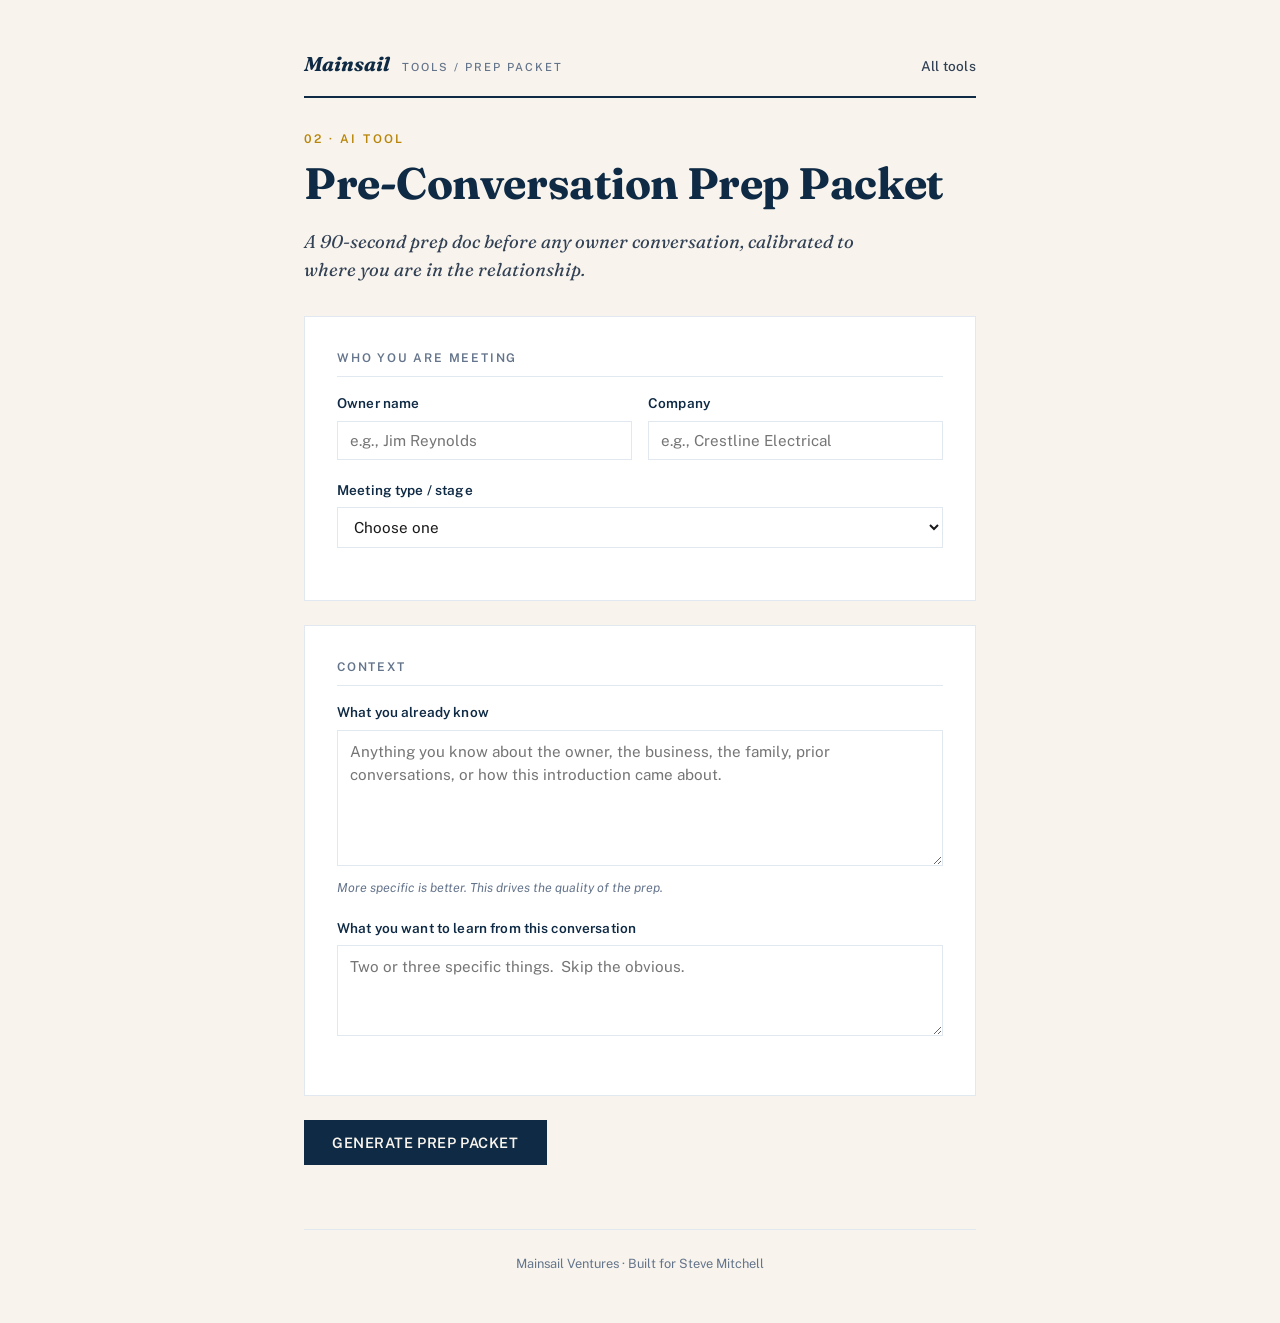
<file: tools/prep-packet/index.html>
<!DOCTYPE html>
<html lang="en">
<head>
  <meta charset="UTF-8">
  <meta name="viewport" content="width=device-width, initial-scale=1.0">
  <title>Pre-Conversation Prep | Mainsail Tools</title>
  <link rel="stylesheet" href="../shared/styles.css">
</head>
<body>
  <div class="container-narrow">
    <header class="masthead">
      <div class="masthead-brand">
        <span class="masthead-brand-name">Mainsail</span>
        <span class="masthead-brand-tag">Tools / Prep Packet</span>
      </div>
      <nav class="masthead-nav">
        <a href="../">All tools</a>
      </nav>
    </header>

    <div class="page-header">
      <div class="page-eyebrow">02 &middot; AI tool</div>
      <h1 class="page-title">Pre-Conversation Prep Packet</h1>
      <p class="page-lede">A 90-second prep doc before any owner conversation, calibrated to where you are in the relationship.</p>
    </div>

    <form id="prep-form">
      <div class="form-section">
        <div class="form-section-header">Who you are meeting</div>
        <div class="field-row">
          <div class="field">
            <label for="ownerName">Owner name</label>
            <input type="text" id="ownerName" placeholder="e.g., Jim Reynolds">
          </div>
          <div class="field">
            <label for="company">Company</label>
            <input type="text" id="company" placeholder="e.g., Crestline Electrical">
          </div>
        </div>
        <div class="field">
          <label for="meetingType">Meeting type / stage</label>
          <select id="meetingType">
            <option value="">Choose one</option>
            <option value="Cold first coffee, no prior contact">Cold first coffee, no prior contact</option>
            <option value="First meeting via warm intro from a mutual contact">First meeting via warm intro</option>
            <option value="Second meeting, exploratory but not yet on terms">Second meeting, exploratory but not yet on terms</option>
            <option value="Post-CIM review, narrowing fit">Post-CIM review, narrowing fit</option>
            <option value="Post-LOI, working through diligence questions">Post-LOI, working through diligence questions</option>
            <option value="Site visit / job walk">Site visit / job walk</option>
            <option value="Family member or co-owner conversation, not the principal">Family member / co-owner, not the principal</option>
          </select>
        </div>
      </div>

      <div class="form-section">
        <div class="form-section-header">Context</div>
        <div class="field">
          <label for="whatYouKnow">What you already know</label>
          <textarea id="whatYouKnow" rows="5" placeholder="Anything you know about the owner, the business, the family, prior conversations, or how this introduction came about."></textarea>
          <div class="field-hint">More specific is better.  This drives the quality of the prep.</div>
        </div>
        <div class="field">
          <label for="whatYouWantToLearn">What you want to learn from this conversation</label>
          <textarea id="whatYouWantToLearn" rows="3" placeholder="Two or three specific things.  Skip the obvious."></textarea>
        </div>
      </div>

      <div class="button-row">
        <button type="button" id="generate-btn">Generate prep packet</button>
      </div>

      <div class="loading" id="loading">
        <div class="spinner"></div>
        <span>Drafting your prep packet...</span>
      </div>

      <div class="error" id="error"></div>

    </form>

    <div class="result-panel" id="result">
      <div id="result-body"></div>
      <div class="button-row" style="margin-top:24px;">
        <button type="button" class="button-secondary" id="copy-btn">Copy</button>
        <button type="button" class="button-secondary" onclick="window.print()">Print</button>
      </div>
    </div>

    <footer class="footer">
      Mainsail Ventures &middot; Built for Steve Mitchell
    </footer>
  </div>

  <script src="../shared/config.js"></script>
  <script src="../shared/helpers.js"></script>
  <script>
    const btn = document.getElementById('generate-btn');
    const loading = document.getElementById('loading');
    const error = document.getElementById('error');
    const result = document.getElementById('result');
    const resultBody = document.getElementById('result-body');

    btn.addEventListener('click', async () => {
      const payload = {
        ownerName: document.getElementById('ownerName').value.trim(),
        company: document.getElementById('company').value.trim(),
        meetingType: document.getElementById('meetingType').value.trim(),
        whatYouKnow: document.getElementById('whatYouKnow').value.trim(),
        whatYouWantToLearn: document.getElementById('whatYouWantToLearn').value.trim(),
      };

      // Light validation
      if (!payload.ownerName && !payload.company) {
        error.textContent = 'Please fill in at least the owner name or the company.';
        error.classList.add('visible');
        return;
      }

      await handleAIToolSubmit({
        buttonEl: btn,
        loadingEl: loading,
        errorEl: error,
        resultEl: result,
        resultBodyEl: resultBody,
        endpoint: '/api/prep-packet',
        payload,
      });
    });

    document.getElementById('copy-btn').addEventListener('click', () => {
      copyResultToClipboard(resultBody, document.getElementById('copy-btn'));
    });
  </script>
</body>
</html>
</file>
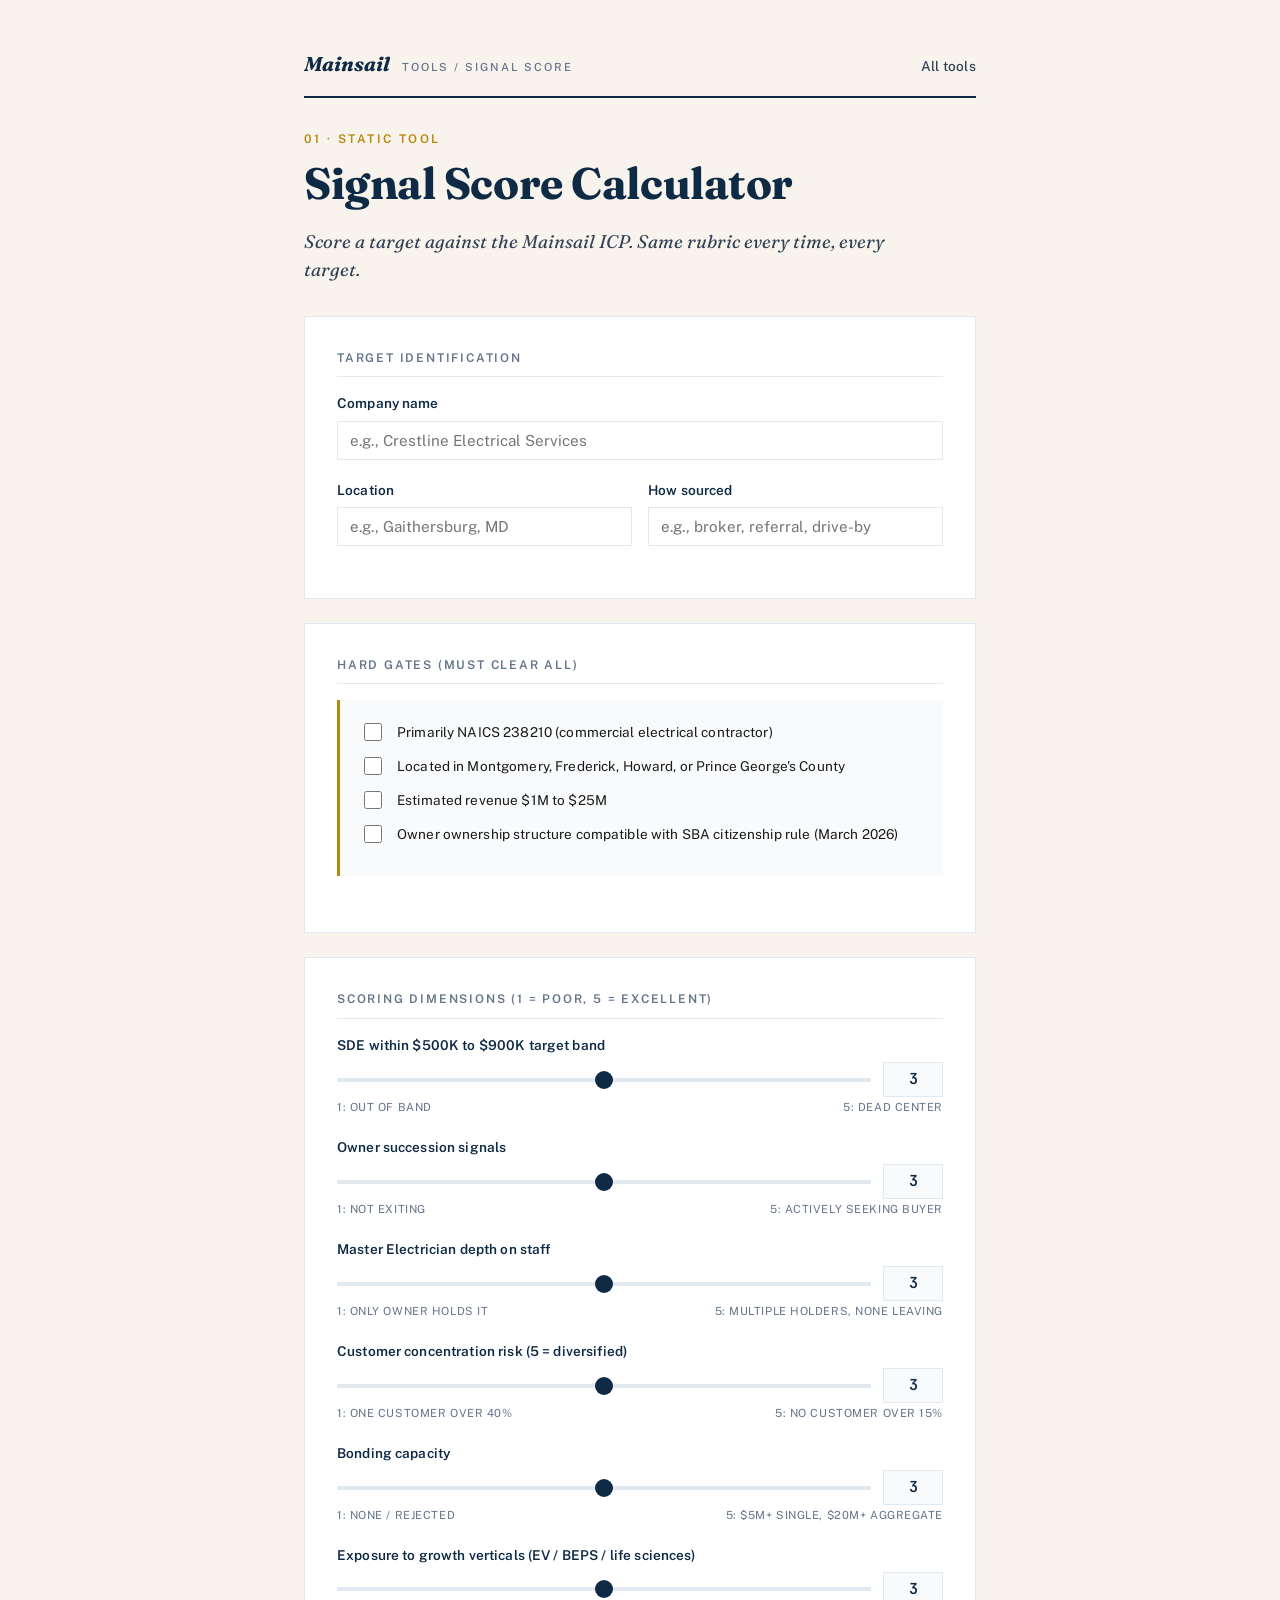
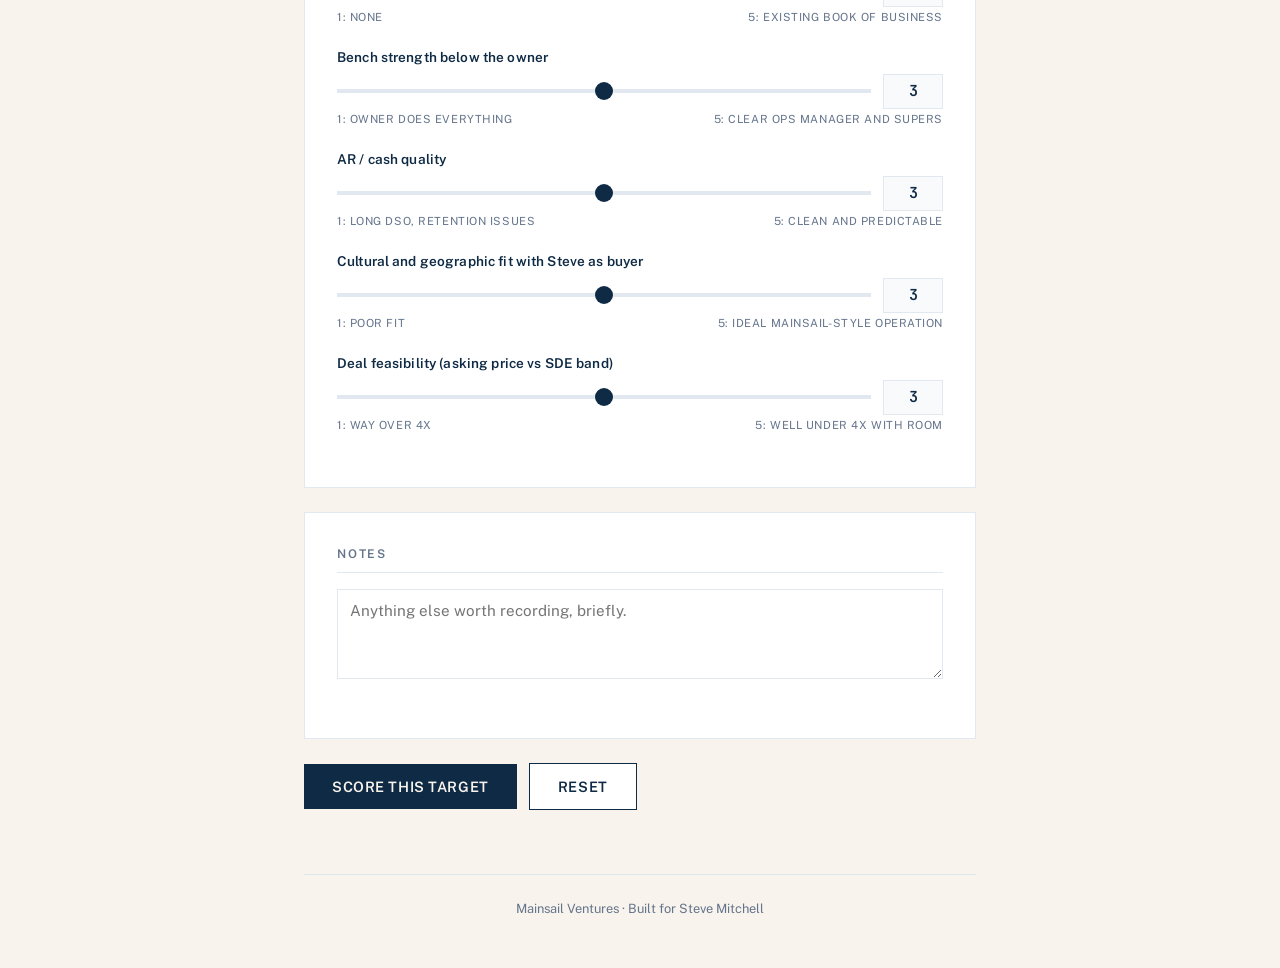
<file: tools/signal-score/index.html>
<!DOCTYPE html>
<html lang="en">
<head>
  <meta charset="UTF-8">
  <meta name="viewport" content="width=device-width, initial-scale=1.0">
  <title>Signal Score Calculator | Mainsail Tools</title>
  <link rel="stylesheet" href="../shared/styles.css">
  <style>
    .slider-row {
      display: grid;
      grid-template-columns: 1fr 60px;
      gap: 12px;
      align-items: center;
    }
    .slider-value {
      font-family: var(--font-mono);
      font-size: 0.95rem;
      color: var(--navy);
      font-weight: 600;
      text-align: center;
      background: var(--slate-50);
      padding: 4px 8px;
      border: 1px solid var(--slate-200);
    }
    .anchor-row {
      display: flex;
      justify-content: space-between;
      font-size: 0.7rem;
      color: var(--slate-500);
      letter-spacing: 0.05em;
      text-transform: uppercase;
      margin-top: 2px;
    }
    input[type="range"] {
      -webkit-appearance: none;
      appearance: none;
      background: transparent;
      width: 100%;
    }
    input[type="range"]::-webkit-slider-runnable-track {
      height: 4px;
      background: var(--slate-200);
      border-radius: 0;
    }
    input[type="range"]::-webkit-slider-thumb {
      -webkit-appearance: none;
      width: 18px;
      height: 18px;
      background: var(--navy);
      border-radius: 50%;
      margin-top: -7px;
      cursor: pointer;
    }
    input[type="range"]::-moz-range-track {
      height: 4px;
      background: var(--slate-200);
    }
    input[type="range"]::-moz-range-thumb {
      width: 18px;
      height: 18px;
      background: var(--navy);
      border-radius: 50%;
      border: none;
      cursor: pointer;
    }
    .pass {
      color: var(--success);
    }
    .fail {
      color: var(--error);
    }
    .gates-section {
      margin-bottom: 24px;
      padding: 20px;
      background: var(--slate-50);
      border-left: 3px solid var(--brass);
    }
    .gate-row {
      display: flex;
      align-items: center;
      gap: 12px;
      margin-bottom: 10px;
    }
    .gate-row label {
      margin-bottom: 0;
      flex: 1;
      font-weight: 400;
      color: var(--charcoal);
    }
    .gate-row input[type="checkbox"] {
      width: 18px;
      height: 18px;
      accent-color: var(--navy);
      cursor: pointer;
    }
  </style>
</head>
<body>
  <div class="container-narrow">
    <header class="masthead">
      <div class="masthead-brand">
        <span class="masthead-brand-name">Mainsail</span>
        <span class="masthead-brand-tag">Tools / Signal Score</span>
      </div>
      <nav class="masthead-nav">
        <a href="../">All tools</a>
      </nav>
    </header>

    <div class="page-header">
      <div class="page-eyebrow">01 &middot; Static tool</div>
      <h1 class="page-title">Signal Score Calculator</h1>
      <p class="page-lede">Score a target against the Mainsail ICP.  Same rubric every time, every target.</p>
    </div>

    <form id="score-form">

      <div class="form-section">
        <div class="form-section-header">Target identification</div>
        <div class="field">
          <label for="company">Company name</label>
          <input type="text" id="company" placeholder="e.g., Crestline Electrical Services">
        </div>
        <div class="field-row">
          <div class="field">
            <label for="location">Location</label>
            <input type="text" id="location" placeholder="e.g., Gaithersburg, MD">
          </div>
          <div class="field">
            <label for="source">How sourced</label>
            <input type="text" id="source" placeholder="e.g., broker, referral, drive-by">
          </div>
        </div>
      </div>

      <div class="form-section">
        <div class="form-section-header">Hard gates (must clear all)</div>
        <div class="gates-section">
          <div class="gate-row">
            <input type="checkbox" id="gate-naics">
            <label for="gate-naics">Primarily NAICS 238210 (commercial electrical contractor)</label>
          </div>
          <div class="gate-row">
            <input type="checkbox" id="gate-geo">
            <label for="gate-geo">Located in Montgomery, Frederick, Howard, or Prince George's County</label>
          </div>
          <div class="gate-row">
            <input type="checkbox" id="gate-revenue">
            <label for="gate-revenue">Estimated revenue $1M to $25M</label>
          </div>
          <div class="gate-row">
            <input type="checkbox" id="gate-citizenship">
            <label for="gate-citizenship">Owner ownership structure compatible with SBA citizenship rule (March 2026)</label>
          </div>
        </div>
      </div>

      <div class="form-section">
        <div class="form-section-header">Scoring dimensions (1 = poor, 5 = excellent)</div>

        <div class="field">
          <label for="s-sde">SDE within $500K to $900K target band</label>
          <div class="slider-row">
            <input type="range" id="s-sde" min="1" max="5" value="3">
            <div class="slider-value" id="s-sde-val">3</div>
          </div>
          <div class="anchor-row">
            <span>1: out of band</span>
            <span>5: dead center</span>
          </div>
        </div>

        <div class="field">
          <label for="s-succession">Owner succession signals</label>
          <div class="slider-row">
            <input type="range" id="s-succession" min="1" max="5" value="3">
            <div class="slider-value" id="s-succession-val">3</div>
          </div>
          <div class="anchor-row">
            <span>1: not exiting</span>
            <span>5: actively seeking buyer</span>
          </div>
        </div>

        <div class="field">
          <label for="s-license">Master Electrician depth on staff</label>
          <div class="slider-row">
            <input type="range" id="s-license" min="1" max="5" value="3">
            <div class="slider-value" id="s-license-val">3</div>
          </div>
          <div class="anchor-row">
            <span>1: only owner holds it</span>
            <span>5: multiple holders, none leaving</span>
          </div>
        </div>

        <div class="field">
          <label for="s-customer">Customer concentration risk (5 = diversified)</label>
          <div class="slider-row">
            <input type="range" id="s-customer" min="1" max="5" value="3">
            <div class="slider-value" id="s-customer-val">3</div>
          </div>
          <div class="anchor-row">
            <span>1: one customer over 40%</span>
            <span>5: no customer over 15%</span>
          </div>
        </div>

        <div class="field">
          <label for="s-bonding">Bonding capacity</label>
          <div class="slider-row">
            <input type="range" id="s-bonding" min="1" max="5" value="3">
            <div class="slider-value" id="s-bonding-val">3</div>
          </div>
          <div class="anchor-row">
            <span>1: none / rejected</span>
            <span>5: $5M+ single, $20M+ aggregate</span>
          </div>
        </div>

        <div class="field">
          <label for="s-growth">Exposure to growth verticals (EV / BEPS / life sciences)</label>
          <div class="slider-row">
            <input type="range" id="s-growth" min="1" max="5" value="3">
            <div class="slider-value" id="s-growth-val">3</div>
          </div>
          <div class="anchor-row">
            <span>1: none</span>
            <span>5: existing book of business</span>
          </div>
        </div>

        <div class="field">
          <label for="s-team">Bench strength below the owner</label>
          <div class="slider-row">
            <input type="range" id="s-team" min="1" max="5" value="3">
            <div class="slider-value" id="s-team-val">3</div>
          </div>
          <div class="anchor-row">
            <span>1: owner does everything</span>
            <span>5: clear ops manager and supers</span>
          </div>
        </div>

        <div class="field">
          <label for="s-ar">AR / cash quality</label>
          <div class="slider-row">
            <input type="range" id="s-ar" min="1" max="5" value="3">
            <div class="slider-value" id="s-ar-val">3</div>
          </div>
          <div class="anchor-row">
            <span>1: long DSO, retention issues</span>
            <span>5: clean and predictable</span>
          </div>
        </div>

        <div class="field">
          <label for="s-fit">Cultural and geographic fit with Steve as buyer</label>
          <div class="slider-row">
            <input type="range" id="s-fit" min="1" max="5" value="3">
            <div class="slider-value" id="s-fit-val">3</div>
          </div>
          <div class="anchor-row">
            <span>1: poor fit</span>
            <span>5: ideal Mainsail-style operation</span>
          </div>
        </div>

        <div class="field">
          <label for="s-deal">Deal feasibility (asking price vs SDE band)</label>
          <div class="slider-row">
            <input type="range" id="s-deal" min="1" max="5" value="3">
            <div class="slider-value" id="s-deal-val">3</div>
          </div>
          <div class="anchor-row">
            <span>1: way over 4x</span>
            <span>5: well under 4x with room</span>
          </div>
        </div>

      </div>

      <div class="form-section">
        <div class="form-section-header">Notes</div>
        <div class="field">
          <textarea id="notes" placeholder="Anything else worth recording, briefly."></textarea>
        </div>
      </div>

      <div class="button-row">
        <button type="button" id="score-btn">Score this target</button>
        <button type="button" class="button-secondary" id="reset-btn">Reset</button>
      </div>

    </form>

    <div class="result-panel" id="result">
      <div id="result-body"></div>
      <div class="button-row" style="margin-top:24px;">
        <button type="button" class="button-secondary" id="copy-btn">Copy</button>
        <button type="button" class="button-secondary" onclick="window.print()">Print</button>
      </div>
    </div>

    <footer class="footer">
      Mainsail Ventures &middot; Built for Steve Mitchell
    </footer>
  </div>

  <script>
    // Live update slider values
    document.querySelectorAll('input[type="range"]').forEach((slider) => {
      const valEl = document.getElementById(slider.id + '-val');
      slider.addEventListener('input', () => {
        valEl.textContent = slider.value;
      });
    });

    // Reset
    document.getElementById('reset-btn').addEventListener('click', () => {
      document.getElementById('score-form').reset();
      document.querySelectorAll('input[type="range"]').forEach((s) => {
        s.value = 3;
        document.getElementById(s.id + '-val').textContent = '3';
      });
      document.getElementById('result').classList.remove('visible');
    });

    // Scoring weights (sum = 100)
    const WEIGHTS = {
      's-sde':        14,
      's-succession': 14,
      's-license':    13,
      's-customer':   12,
      's-bonding':     8,
      's-growth':      8,
      's-team':       10,
      's-ar':          8,
      's-fit':         7,
      's-deal':        6,
    };
    const LABELS = {
      's-sde': 'SDE band fit',
      's-succession': 'Owner succession signals',
      's-license': 'Master Electrician depth',
      's-customer': 'Customer concentration',
      's-bonding': 'Bonding capacity',
      's-growth': 'Growth verticals',
      's-team': 'Bench strength',
      's-ar': 'AR / cash quality',
      's-fit': 'Cultural and geographic fit',
      's-deal': 'Deal feasibility',
    };

    function tier(pct) {
      if (pct >= 80) return { label: 'Pursue actively', tone: 'pass', detail: 'High-conviction target.  Move toward LOI conversations.' };
      if (pct >= 65) return { label: 'Pursue', tone: 'pass', detail: 'Worth the meeting.  Confirm the gaps on the lower-scoring dimensions before committing time.' };
      if (pct >= 50) return { label: 'Watch', tone: '', detail: 'Borderline.  Add to watch list, revisit if a key dimension improves.' };
      return { label: 'Pass', tone: 'fail', detail: 'Too many weak dimensions.  Move on unless something changes materially.' };
    }

    document.getElementById('score-btn').addEventListener('click', () => {
      const company = document.getElementById('company').value || '(unnamed target)';
      const location = document.getElementById('location').value || '';
      const source = document.getElementById('source').value || '';
      const notes = document.getElementById('notes').value || '';

      // Hard gates
      const gates = {
        'NAICS 238210': document.getElementById('gate-naics').checked,
        'Geography': document.getElementById('gate-geo').checked,
        'Revenue band': document.getElementById('gate-revenue').checked,
        'SBA citizenship': document.getElementById('gate-citizenship').checked,
      };
      const gatesFailed = Object.entries(gates).filter(([k, v]) => !v).map(([k]) => k);

      // Compute weighted score
      let totalWeight = 0;
      let weightedSum = 0;
      const breakdown = [];
      for (const [id, weight] of Object.entries(WEIGHTS)) {
        const val = parseInt(document.getElementById(id).value, 10);
        const contribution = (val / 5) * weight;
        weightedSum += contribution;
        totalWeight += weight;
        breakdown.push({
          label: LABELS[id],
          value: val,
          weight,
          contribution: contribution.toFixed(1),
        });
      }
      const pct = Math.round((weightedSum / totalWeight) * 100);
      const t = tier(pct);

      // Strongest and weakest dimensions
      const sorted = [...breakdown].sort((a, b) => b.value - a.value);
      const strengths = sorted.filter((d) => d.value >= 4).slice(0, 3);
      const weaknesses = [...sorted].reverse().filter((d) => d.value <= 2).slice(0, 3);

      // Render
      const date = new Date().toLocaleDateString('en-US', { year: 'numeric', month: 'long', day: 'numeric' });

      let html = `
        <div style="margin-bottom:20px;">
          <div style="font-size:0.7rem; letter-spacing:0.2em; text-transform:uppercase; color:var(--slate-500); font-weight:600;">Signal Score</div>
          <h1 style="margin-top:4px;">${escapeHtml(company)}</h1>
          <div style="color:var(--slate-500); font-size:0.9rem;">${escapeHtml(location)}${source ? ' &middot; sourced via ' + escapeHtml(source) : ''} &middot; ${date}</div>
        </div>

        <div class="score-display">
          <div>
            <div class="score-label">Composite</div>
            <div class="score-number">${pct}</div>
          </div>
          <div style="flex:1;">
            <div class="score-label">Recommendation</div>
            <div class="score-tier">${t.label}</div>
            <div class="score-recommendation">${t.detail}</div>
          </div>
        </div>
      `;

      // Hard gates
      html += `<h2>Hard gates</h2>`;
      if (gatesFailed.length === 0) {
        html += `<p class="pass"><strong>All four gates clear.</strong></p>`;
      } else {
        html += `<p class="fail"><strong>${gatesFailed.length} gate${gatesFailed.length > 1 ? 's' : ''} failed:</strong> ${gatesFailed.join(', ')}.  Target should likely pass regardless of composite score below.</p>`;
      }

      // Score breakdown
      html += `<h2>Score breakdown</h2>`;
      breakdown.forEach((d) => {
        const widthPct = (d.value / 5) * 100;
        html += `
          <div class="score-bar-row">
            <div class="score-bar-label">${d.label}</div>
            <div class="score-bar-track"><div class="score-bar-fill" style="width:${widthPct}%;"></div></div>
            <div class="score-bar-value">${d.value} / 5</div>
          </div>
        `;
      });

      // Strengths
      if (strengths.length > 0) {
        html += `<h2>Strengths</h2><ul>`;
        strengths.forEach((s) => {
          html += `<li><strong>${s.label}</strong> &middot; scored ${s.value} of 5</li>`;
        });
        html += `</ul>`;
      }

      // Weaknesses
      if (weaknesses.length > 0) {
        html += `<h2>Risks to confirm before committing more time</h2><ul>`;
        weaknesses.forEach((w) => {
          html += `<li><strong>${w.label}</strong> &middot; scored ${w.value} of 5.  This needs a clear answer before next step.</li>`;
        });
        html += `</ul>`;
      }

      // Notes
      if (notes) {
        html += `<h2>Notes</h2><p>${escapeHtml(notes).replace(/\n/g, '<br>')}</p>`;
      }

      // Decision suggestion
      html += `<h2>Suggested next move</h2><p>`;
      if (gatesFailed.length > 0) {
        html += `Pass.  At least one hard gate failed and the gates are non-negotiable for SBA-financed deal structure.`;
      } else if (pct >= 80) {
        html += `Schedule the owner conversation now.  Bring research from the Target Research Brief tool and use the Pre-Conversation Prep tool before walking in.`;
      } else if (pct >= 65) {
        html += `Worth a 30-minute call to test the weak dimensions.  Use the Pre-Conversation Prep tool, focus questions on the lowest-scoring areas above.`;
      } else if (pct >= 50) {
        html += `Add to watch list.  Set a reminder to revisit in 90 days, or sooner if you learn the weak dimensions improved.`;
      } else {
        html += `Pass.  Composite score is too low and improving it would require multiple dimensions to change.  Move attention elsewhere.`;
      }
      html += `</p>`;

      document.getElementById('result-body').innerHTML = html;
      document.getElementById('result').classList.add('visible');
      setTimeout(() => {
        document.getElementById('result').scrollIntoView({ behavior: 'smooth', block: 'start' });
      }, 100);
    });

    // Copy
    document.getElementById('copy-btn').addEventListener('click', () => {
      const text = document.getElementById('result-body').innerText;
      navigator.clipboard.writeText(text).then(() => {
        const btn = document.getElementById('copy-btn');
        const orig = btn.textContent;
        btn.textContent = 'Copied';
        setTimeout(() => { btn.textContent = orig; }, 1500);
      });
    });

    function escapeHtml(s) {
      if (!s) return '';
      return String(s).replace(/&/g, '&amp;').replace(/</g, '&lt;').replace(/>/g, '&gt;');
    }
  </script>
</body>
</html>
</file>
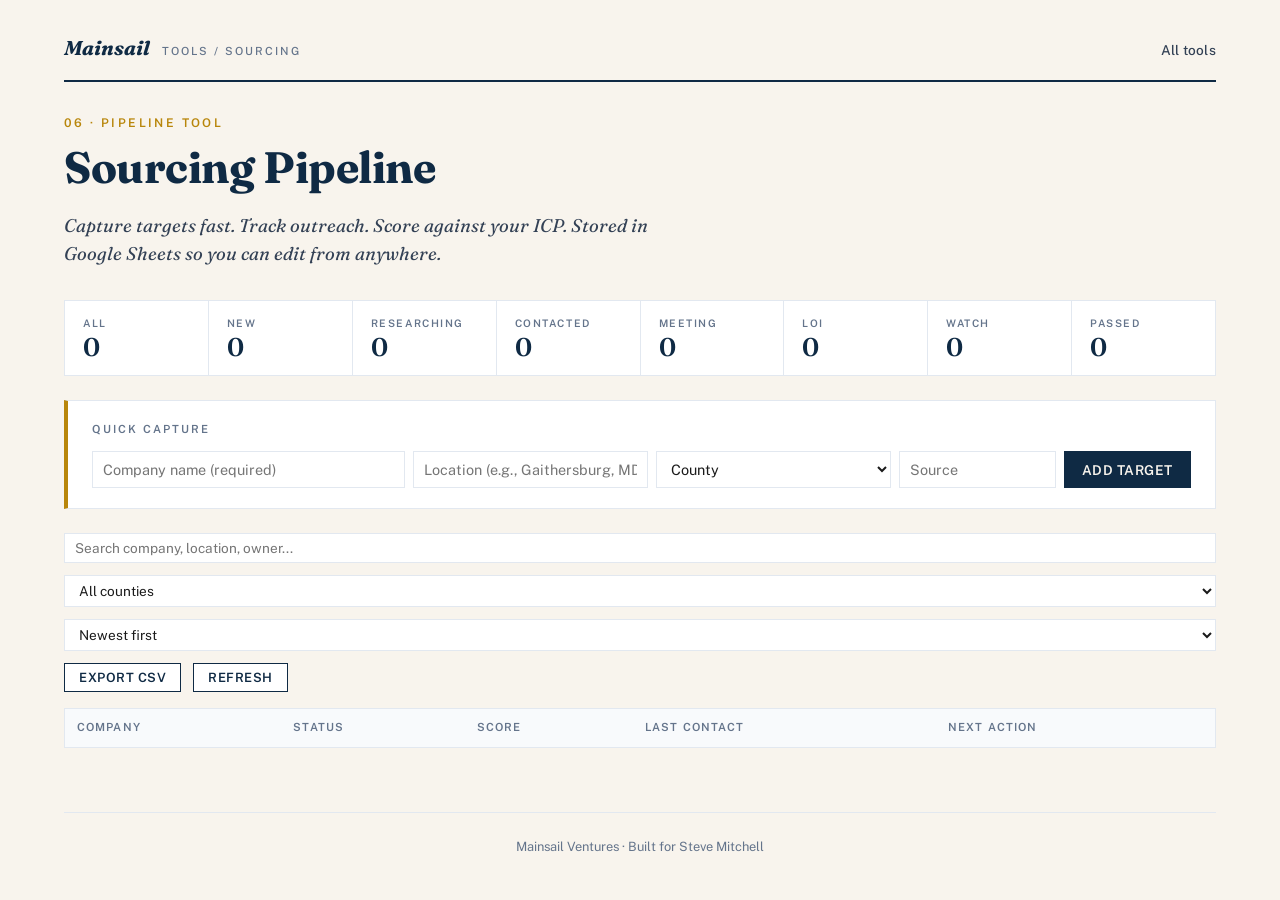
<file: tools/sourcing/index.html>
<!DOCTYPE html>
<html lang="en">
<head>
  <meta charset="UTF-8">
  <meta name="viewport" content="width=device-width, initial-scale=1.0">
  <title>Sourcing Pipeline | Mainsail Tools</title>
  <link rel="stylesheet" href="../shared/styles.css">
  <style>
    .container-wide {
      max-width: 1200px;
      margin: 0 auto;
      padding: 32px 24px;
    }

    .toolbar {
      display: flex;
      justify-content: space-between;
      align-items: center;
      margin-bottom: 24px;
      gap: 16px;
      flex-wrap: wrap;
    }

    .stats-strip {
      display: flex;
      gap: 0;
      margin-bottom: 24px;
      border: 1px solid var(--slate-200);
      background: var(--paper);
    }

    .stat {
      flex: 1;
      padding: 14px 18px;
      border-right: 1px solid var(--slate-200);
      cursor: pointer;
      transition: background 0.15s;
    }

    .stat:last-child { border-right: none; }
    .stat:hover { background: var(--slate-50); }
    .stat.active { background: var(--navy); color: var(--cream); }
    .stat.active .stat-label { color: var(--brass-light); }
    .stat.active .stat-value { color: var(--cream); }

    .stat-label {
      font-size: 0.65rem;
      letter-spacing: 0.15em;
      text-transform: uppercase;
      color: var(--slate-500);
      font-weight: 600;
    }

    .stat-value {
      font-family: var(--font-display);
      font-size: 1.6rem;
      font-weight: 600;
      color: var(--navy);
      font-feature-settings: 'tnum';
      line-height: 1.1;
      margin-top: 2px;
    }

    .quick-capture {
      background: var(--paper);
      border: 1px solid var(--slate-200);
      border-left: 4px solid var(--brass);
      padding: 20px 24px;
      margin-bottom: 24px;
    }

    .quick-capture-label {
      font-size: 0.7rem;
      letter-spacing: 0.18em;
      text-transform: uppercase;
      color: var(--slate-500);
      font-weight: 600;
      margin-bottom: 12px;
    }

    .quick-capture-row {
      display: grid;
      grid-template-columns: 2fr 1.5fr 1.5fr 1fr auto;
      gap: 8px;
    }

    @media (max-width: 800px) {
      .quick-capture-row { grid-template-columns: 1fr; }
    }

    .quick-capture input,
    .quick-capture select {
      padding: 8px 10px;
      font-size: 0.9rem;
    }

    .quick-capture button {
      padding: 8px 18px;
      font-size: 0.85rem;
      white-space: nowrap;
    }

    .filter-row {
      display: flex;
      gap: 12px;
      margin-bottom: 16px;
      flex-wrap: wrap;
      align-items: center;
    }

    .filter-row input,
    .filter-row select {
      padding: 6px 10px;
      font-size: 0.85rem;
    }

    .search-input {
      flex: 1;
      min-width: 180px;
    }

    .pipeline-table {
      background: var(--paper);
      border: 1px solid var(--slate-200);
      width: 100%;
      border-collapse: collapse;
    }

    .pipeline-table th {
      background: var(--slate-50);
      padding: 10px 12px;
      text-align: left;
      font-size: 0.7rem;
      letter-spacing: 0.1em;
      text-transform: uppercase;
      color: var(--slate-500);
      font-weight: 600;
      border-bottom: 1px solid var(--slate-200);
      cursor: pointer;
      user-select: none;
    }

    .pipeline-table th:hover {
      background: var(--slate-100);
      color: var(--navy);
    }

    .pipeline-table td {
      padding: 12px;
      border-bottom: 1px solid var(--slate-100);
      font-size: 0.9rem;
      vertical-align: middle;
    }

    .pipeline-table tr {
      cursor: pointer;
      transition: background 0.1s;
    }

    .pipeline-table tr:hover {
      background: var(--slate-50);
    }

    .pipeline-table tr.passed {
      opacity: 0.5;
    }

    .target-name {
      font-weight: 600;
      color: var(--navy);
    }

    .target-meta {
      font-size: 0.75rem;
      color: var(--slate-500);
      margin-top: 2px;
    }

    .badge {
      display: inline-block;
      padding: 2px 8px;
      font-size: 0.7rem;
      letter-spacing: 0.04em;
      font-weight: 600;
      text-transform: uppercase;
      border-radius: 0;
    }

    .badge-new { background: var(--slate-100); color: var(--slate-700); }
    .badge-researching { background: #fef3c7; color: #92400e; }
    .badge-contacted { background: #dbeafe; color: #1e40af; }
    .badge-meeting { background: #ddd6fe; color: #5b21b6; }
    .badge-loi { background: #d1fae5; color: #065f46; }
    .badge-diligence { background: #fae8ff; color: #6b21a8; }
    .badge-closed { background: var(--brass); color: white; }
    .badge-passed { background: #fee2e2; color: #991b1b; }
    .badge-watch { background: #e0e7ff; color: #3730a3; }

    .score-pill {
      display: inline-block;
      font-family: var(--font-mono);
      font-weight: 600;
      font-size: 0.85rem;
      padding: 2px 8px;
      background: var(--navy);
      color: var(--cream);
      min-width: 36px;
      text-align: center;
    }

    .score-pill.high { background: var(--success); }
    .score-pill.med { background: var(--brass); }
    .score-pill.low { background: var(--slate-400); }

    .empty-state {
      text-align: center;
      padding: 64px 24px;
      color: var(--slate-500);
    }

    .empty-state h3 {
      color: var(--slate-700);
      margin-bottom: 8px;
    }

    /* Modal */
    .modal-overlay {
      position: fixed;
      top: 0; left: 0; right: 0; bottom: 0;
      background: rgba(15, 42, 68, 0.6);
      display: none;
      align-items: flex-start;
      justify-content: center;
      z-index: 100;
      overflow-y: auto;
      padding: 32px 16px;
    }

    .modal-overlay.visible { display: flex; }

    .modal {
      background: var(--cream);
      width: 100%;
      max-width: 760px;
      box-shadow: 0 8px 32px rgba(0,0,0,0.2);
      animation: slideDown 0.25s ease;
    }

    @keyframes slideDown {
      from { transform: translateY(-20px); opacity: 0; }
      to { transform: translateY(0); opacity: 1; }
    }

    .modal-header {
      display: flex;
      justify-content: space-between;
      align-items: center;
      padding: 18px 24px;
      border-bottom: 2px solid var(--navy);
      background: var(--paper);
    }

    .modal-title {
      font-family: var(--font-display);
      font-size: 1.4rem;
      font-weight: 600;
      color: var(--navy);
    }

    .modal-id {
      font-family: var(--font-mono);
      font-size: 0.75rem;
      color: var(--slate-500);
      margin-top: 2px;
    }

    .modal-close {
      background: none;
      border: none;
      font-size: 1.5rem;
      color: var(--slate-500);
      cursor: pointer;
      padding: 4px 12px;
      line-height: 1;
    }

    .modal-close:hover { color: var(--navy); background: none; }

    .modal-body {
      padding: 24px;
      max-height: 70vh;
      overflow-y: auto;
    }

    .modal-section {
      margin-bottom: 24px;
    }

    .modal-section-header {
      font-size: 0.7rem;
      letter-spacing: 0.18em;
      text-transform: uppercase;
      color: var(--slate-500);
      font-weight: 600;
      margin-bottom: 12px;
      padding-bottom: 6px;
      border-bottom: 1px solid var(--slate-200);
    }

    .modal-grid {
      display: grid;
      grid-template-columns: 1fr 1fr;
      gap: 12px;
    }

    @media (max-width: 600px) {
      .modal-grid { grid-template-columns: 1fr; }
    }

    .modal-footer {
      display: flex;
      justify-content: space-between;
      gap: 12px;
      padding: 16px 24px;
      border-top: 1px solid var(--slate-200);
      background: var(--paper);
    }

    .modal-footer-left,
    .modal-footer-right {
      display: flex;
      gap: 8px;
    }

    .button-danger {
      background: #fee2e2;
      color: #991b1b;
      border: 1px solid #fecaca;
    }
    .button-danger:hover { background: #fecaca; }

    .contact-log-display {
      background: var(--slate-50);
      padding: 12px;
      font-size: 0.85rem;
      max-height: 200px;
      overflow-y: auto;
      white-space: pre-wrap;
      font-family: var(--font-mono);
      line-height: 1.5;
    }

    .log-quick-add {
      display: grid;
      grid-template-columns: 1fr auto;
      gap: 8px;
      margin-top: 10px;
    }

    .toast {
      position: fixed;
      bottom: 24px;
      right: 24px;
      background: var(--navy);
      color: var(--cream);
      padding: 12px 20px;
      font-size: 0.9rem;
      box-shadow: 0 4px 16px rgba(0,0,0,0.15);
      z-index: 200;
      animation: toastIn 0.2s ease;
    }

    @keyframes toastIn {
      from { transform: translateY(20px); opacity: 0; }
      to { transform: translateY(0); opacity: 1; }
    }

    .toast.error { background: var(--error); }

    .api-warning {
      background: #fef3c7;
      border-left: 4px solid #d97706;
      padding: 16px 20px;
      margin-bottom: 24px;
      font-size: 0.9rem;
    }

    .api-warning code {
      background: white;
      padding: 2px 6px;
      font-family: var(--font-mono);
      font-size: 0.85rem;
    }

    .loading-overlay {
      position: fixed;
      top: 0; left: 0; right: 0; bottom: 0;
      background: rgba(248, 244, 237, 0.7);
      display: none;
      align-items: center;
      justify-content: center;
      z-index: 50;
    }
    .loading-overlay.visible { display: flex; }
  </style>
</head>
<body>
  <div class="container-wide">
    <header class="masthead">
      <div class="masthead-brand">
        <span class="masthead-brand-name">Mainsail</span>
        <span class="masthead-brand-tag">Tools / Sourcing</span>
      </div>
      <nav class="masthead-nav">
        <a href="../">All tools</a>
      </nav>
    </header>

    <div class="page-header">
      <div class="page-eyebrow">06 &middot; Pipeline tool</div>
      <h1 class="page-title">Sourcing Pipeline</h1>
      <p class="page-lede">Capture targets fast.  Track outreach.  Score against your ICP.  Stored in Google Sheets so you can edit from anywhere.</p>
    </div>

    <div id="api-warning" class="api-warning" style="display:none;">
      <strong>Setup needed:</strong> The sourcing API is not configured yet.  Open <code>shared/config.js</code> and set <code>SOURCING_API_URL</code> to your deployed Apps Script web app URL.
    </div>

    <div class="stats-strip" id="stats-strip">
      <div class="stat" data-filter="all"><div class="stat-label">All</div><div class="stat-value" id="stat-all">0</div></div>
      <div class="stat" data-filter="New"><div class="stat-label">New</div><div class="stat-value" id="stat-new">0</div></div>
      <div class="stat" data-filter="Researching"><div class="stat-label">Researching</div><div class="stat-value" id="stat-researching">0</div></div>
      <div class="stat" data-filter="Contacted"><div class="stat-label">Contacted</div><div class="stat-value" id="stat-contacted">0</div></div>
      <div class="stat" data-filter="Meeting Set"><div class="stat-label">Meeting</div><div class="stat-value" id="stat-meeting">0</div></div>
      <div class="stat" data-filter="LOI"><div class="stat-label">LOI</div><div class="stat-value" id="stat-loi">0</div></div>
      <div class="stat" data-filter="Watch"><div class="stat-label">Watch</div><div class="stat-value" id="stat-watch">0</div></div>
      <div class="stat" data-filter="Passed"><div class="stat-label">Passed</div><div class="stat-value" id="stat-passed">0</div></div>
    </div>

    <div class="quick-capture">
      <div class="quick-capture-label">Quick capture</div>
      <div class="quick-capture-row">
        <input type="text" id="qc-company" placeholder="Company name (required)">
        <input type="text" id="qc-location" placeholder="Location (e.g., Gaithersburg, MD)">
        <select id="qc-county">
          <option value="">County</option>
          <option value="Montgomery">Montgomery</option>
          <option value="Frederick">Frederick</option>
          <option value="Howard">Howard</option>
          <option value="Prince George's">Prince George's</option>
          <option value="Other">Other</option>
        </select>
        <input type="text" id="qc-source" placeholder="Source">
        <button id="qc-add">Add target</button>
      </div>
    </div>

    <div class="filter-row">
      <input type="text" class="search-input" id="search" placeholder="Search company, location, owner...">
      <select id="filter-county">
        <option value="">All counties</option>
        <option value="Montgomery">Montgomery</option>
        <option value="Frederick">Frederick</option>
        <option value="Howard">Howard</option>
        <option value="Prince George's">Prince George's</option>
        <option value="Other">Other</option>
      </select>
      <select id="sort-by">
        <option value="created-desc">Newest first</option>
        <option value="created-asc">Oldest first</option>
        <option value="score-desc">Highest score first</option>
        <option value="company-asc">Company A-Z</option>
        <option value="last-contact-desc">Recently contacted</option>
        <option value="last-contact-asc">Stalest first</option>
      </select>
      <button class="button-secondary" id="export-csv" style="font-size:0.8rem; padding:6px 14px;">Export CSV</button>
      <button class="button-secondary" id="refresh" style="font-size:0.8rem; padding:6px 14px;">Refresh</button>
    </div>

    <table class="pipeline-table" id="pipeline">
      <thead>
        <tr>
          <th data-sort="company">Company</th>
          <th data-sort="status">Status</th>
          <th data-sort="score">Score</th>
          <th data-sort="lastContact">Last contact</th>
          <th data-sort="nextAction">Next action</th>
        </tr>
      </thead>
      <tbody id="pipeline-body"></tbody>
    </table>

    <div class="empty-state" id="empty-state" style="display:none;">
      <h3>No targets yet</h3>
      <p>Add your first target with the Quick Capture form above.</p>
    </div>

    <footer class="footer">
      Mainsail Ventures &middot; Built for Steve Mitchell
    </footer>
  </div>

  <!-- Detail modal -->
  <div class="modal-overlay" id="modal-overlay">
    <div class="modal">
      <div class="modal-header">
        <div>
          <div class="modal-title" id="modal-title">Target detail</div>
          <div class="modal-id" id="modal-id"></div>
        </div>
        <button class="modal-close" id="modal-close">&times;</button>
      </div>
      <div class="modal-body">

        <div class="modal-section">
          <div class="modal-section-header">Identification</div>
          <div class="modal-grid">
            <div class="field">
              <label>Company</label>
              <input type="text" id="m-company">
            </div>
            <div class="field">
              <label>Status</label>
              <select id="m-status">
                <option>New</option>
                <option>Researching</option>
                <option>Contacted</option>
                <option>Meeting Set</option>
                <option>LOI</option>
                <option>Diligence</option>
                <option>Closed</option>
                <option>Watch</option>
                <option>Passed</option>
              </select>
            </div>
            <div class="field">
              <label>Location</label>
              <input type="text" id="m-location">
            </div>
            <div class="field">
              <label>County</label>
              <select id="m-county">
                <option value="">--</option>
                <option>Montgomery</option>
                <option>Frederick</option>
                <option>Howard</option>
                <option>Prince George's</option>
                <option>Other</option>
              </select>
            </div>
            <div class="field">
              <label>Source</label>
              <input type="text" id="m-source">
            </div>
            <div class="field">
              <label>Website</label>
              <input type="text" id="m-website">
            </div>
          </div>
        </div>

        <div class="modal-section">
          <div class="modal-section-header">Owner contact</div>
          <div class="modal-grid">
            <div class="field"><label>Owner name</label><input type="text" id="m-ownerName"></div>
            <div class="field"><label>Owner email</label><input type="text" id="m-ownerEmail"></div>
            <div class="field"><label>Owner phone</label><input type="text" id="m-ownerPhone"></div>
            <div class="field"><label>Tags (comma separated)</label><input type="text" id="m-tags"></div>
          </div>
        </div>

        <div class="modal-section">
          <div class="modal-section-header">Financials & scale</div>
          <div class="modal-grid">
            <div class="field"><label>Est revenue</label><input type="text" id="m-estRevenue" placeholder="e.g., $4.2M"></div>
            <div class="field"><label>Est SDE</label><input type="text" id="m-estSDE" placeholder="e.g., $750K"></div>
            <div class="field"><label>Headcount</label><input type="text" id="m-headcount"></div>
            <div class="field"><label>Years in business</label><input type="text" id="m-yearsInBusiness"></div>
          </div>
        </div>

        <div class="modal-section">
          <div class="modal-section-header">Score & priority</div>
          <div class="modal-grid">
            <div class="field">
              <label>Signal score (0-100)</label>
              <input type="number" id="m-signalScore" min="0" max="100">
              <div class="field-hint">Use Signal Score Calculator for full rubric, or enter quick estimate</div>
            </div>
            <div class="field">
              <label>Score tier</label>
              <select id="m-scoreTier">
                <option value="">--</option>
                <option>Pursue actively</option>
                <option>Pursue</option>
                <option>Watch</option>
                <option>Pass</option>
              </select>
            </div>
            <div class="field"><label>Next action</label><input type="text" id="m-nextAction"></div>
            <div class="field"><label>Next action date</label><input type="date" id="m-nextActionDate"></div>
          </div>
        </div>

        <div class="modal-section">
          <div class="modal-section-header">Research notes</div>
          <textarea id="m-researchNotes" rows="6" placeholder="Public records findings, web research, owner signals, license depth, customer mix, anything you have learned."></textarea>
        </div>

        <div class="modal-section">
          <div class="modal-section-header">Contact log</div>
          <div class="contact-log-display" id="m-contactLog-display">No log entries yet.</div>
          <div class="log-quick-add">
            <input type="text" id="m-log-entry" placeholder="Log a contact: 'Cold email sent', 'Spoke with owner', etc.">
            <button id="m-log-add" class="button-secondary" style="font-size:0.85rem;">Log it</button>
          </div>
        </div>

      </div>
      <div class="modal-footer">
        <div class="modal-footer-left">
          <button class="button-danger" id="m-delete">Delete</button>
        </div>
        <div class="modal-footer-right">
          <button class="button-secondary" id="m-cancel">Cancel</button>
          <button id="m-save">Save changes</button>
        </div>
      </div>
    </div>
  </div>

  <div class="loading-overlay" id="loading-overlay">
    <div class="spinner" style="width:40px; height:40px;"></div>
  </div>

  <script src="../shared/config.js"></script>
  <script>
    // ==================================================================
    // STATE
    // ==================================================================
    let targets = [];
    let activeFilter = 'all';
    let activeCounty = '';
    let activeSearch = '';
    let activeSort = 'created-desc';
    let editingId = null;

    const apiUrl = (window.MAINSAIL_CONFIG && window.MAINSAIL_CONFIG.SOURCING_API_URL) || '';

    // ==================================================================
    // INIT
    // ==================================================================
    function init() {
      if (!apiUrl || apiUrl.includes('YOUR-SCRIPT-URL') || !apiUrl.startsWith('http')) {
        document.getElementById('api-warning').style.display = 'block';
        return;
      }
      loadTargets();
    }

    // ==================================================================
    // API
    // ==================================================================
    async function apiGet(action, params = {}) {
      const url = new URL(apiUrl);
      url.searchParams.set('action', action);
      Object.entries(params).forEach(([k, v]) => url.searchParams.set(k, v));
      const res = await fetch(url.toString());
      if (!res.ok) throw new Error('API error ' + res.status);
      const data = await res.json();
      if (!data.ok) throw new Error(data.error || 'Unknown error');
      return data;
    }

    async function apiPost(action, body) {
      const res = await fetch(apiUrl, {
        method: 'POST',
        headers: { 'Content-Type': 'text/plain' },
        body: JSON.stringify(Object.assign({ action }, body)),
      });
      if (!res.ok) throw new Error('API error ' + res.status);
      const data = await res.json();
      if (!data.ok) throw new Error(data.error || 'Unknown error');
      return data;
    }

    async function loadTargets() {
      showLoading(true);
      try {
        const data = await apiGet('list');
        targets = data.targets || [];
        render();
      } catch (e) {
        toast(e.message, 'error');
      } finally {
        showLoading(false);
      }
    }

    // ==================================================================
    // RENDER
    // ==================================================================
    function render() {
      // Update stat counts
      document.getElementById('stat-all').textContent = targets.length;
      document.getElementById('stat-new').textContent = targets.filter(t => t.status === 'New').length;
      document.getElementById('stat-researching').textContent = targets.filter(t => t.status === 'Researching').length;
      document.getElementById('stat-contacted').textContent = targets.filter(t => t.status === 'Contacted').length;
      document.getElementById('stat-meeting').textContent = targets.filter(t => t.status === 'Meeting Set').length;
      document.getElementById('stat-loi').textContent = targets.filter(t => t.status === 'LOI' || t.status === 'Diligence' || t.status === 'Closed').length;
      document.getElementById('stat-watch').textContent = targets.filter(t => t.status === 'Watch').length;
      document.getElementById('stat-passed').textContent = targets.filter(t => t.status === 'Passed').length;

      // Active filter highlight
      document.querySelectorAll('.stat').forEach(el => {
        el.classList.toggle('active', el.dataset.filter === activeFilter);
      });

      // Filter
      let filtered = targets.slice();
      if (activeFilter !== 'all') {
        if (activeFilter === 'LOI') {
          filtered = filtered.filter(t => ['LOI', 'Diligence', 'Closed'].includes(t.status));
        } else {
          filtered = filtered.filter(t => t.status === activeFilter);
        }
      }
      if (activeCounty) {
        filtered = filtered.filter(t => t.county === activeCounty);
      }
      if (activeSearch) {
        const q = activeSearch.toLowerCase();
        filtered = filtered.filter(t =>
          (t.company || '').toLowerCase().includes(q) ||
          (t.location || '').toLowerCase().includes(q) ||
          (t.ownerName || '').toLowerCase().includes(q) ||
          (t.tags || '').toLowerCase().includes(q)
        );
      }

      // Sort
      filtered.sort((a, b) => {
        switch (activeSort) {
          case 'created-asc': return (a.created || '').localeCompare(b.created || '');
          case 'created-desc': return (b.created || '').localeCompare(a.created || '');
          case 'company-asc': return (a.company || '').localeCompare(b.company || '');
          case 'score-desc': return (parseFloat(b.signalScore) || 0) - (parseFloat(a.signalScore) || 0);
          case 'last-contact-desc': return (b.lastContact || '').localeCompare(a.lastContact || '');
          case 'last-contact-asc': return (a.lastContact || '').localeCompare(b.lastContact || '');
          default: return 0;
        }
      });

      const body = document.getElementById('pipeline-body');
      const empty = document.getElementById('empty-state');
      const table = document.getElementById('pipeline');

      if (filtered.length === 0) {
        table.style.display = 'none';
        empty.style.display = 'block';
        if (targets.length > 0) {
          empty.querySelector('h3').textContent = 'No targets match the current filter';
          empty.querySelector('p').textContent = 'Try clearing filters above.';
        }
        return;
      }

      table.style.display = '';
      empty.style.display = 'none';

      body.innerHTML = filtered.map(t => `
        <tr data-id="${escapeHtml(t.id)}" class="${t.status === 'Passed' ? 'passed' : ''}">
          <td>
            <div class="target-name">${escapeHtml(t.company || '(no name)')}</div>
            <div class="target-meta">${escapeHtml(t.location || '')}${t.county ? ' &middot; ' + escapeHtml(t.county) : ''}${t.source ? ' &middot; ' + escapeHtml(t.source) : ''}</div>
          </td>
          <td><span class="badge ${statusBadgeClass(t.status)}">${escapeHtml(t.status || 'New')}</span></td>
          <td>${t.signalScore ? `<span class="score-pill ${scoreClass(t.signalScore)}">${escapeHtml(String(t.signalScore))}</span>` : '<span style="color:var(--slate-400);">—</span>'}</td>
          <td style="font-size:0.85rem; color:var(--slate-700);">${t.lastContact ? formatRelativeDate(t.lastContact) : '<span style="color:var(--slate-400);">never</span>'}</td>
          <td style="font-size:0.85rem;">${escapeHtml(t.nextAction || '') || '<span style="color:var(--slate-400);">—</span>'}</td>
        </tr>
      `).join('');

      body.querySelectorAll('tr').forEach(tr => {
        tr.addEventListener('click', () => openModal(tr.dataset.id));
      });
    }

    function statusBadgeClass(s) {
      const map = {
        'New': 'badge-new',
        'Researching': 'badge-researching',
        'Contacted': 'badge-contacted',
        'Meeting Set': 'badge-meeting',
        'LOI': 'badge-loi',
        'Diligence': 'badge-diligence',
        'Closed': 'badge-closed',
        'Watch': 'badge-watch',
        'Passed': 'badge-passed',
      };
      return map[s] || 'badge-new';
    }

    function scoreClass(s) {
      const n = parseFloat(s);
      if (n >= 65) return 'high';
      if (n >= 50) return 'med';
      return 'low';
    }

    function formatRelativeDate(iso) {
      try {
        const d = new Date(iso);
        if (isNaN(d.getTime())) return iso;
        const days = Math.floor((Date.now() - d.getTime()) / (24 * 60 * 60 * 1000));
        if (days === 0) return 'today';
        if (days === 1) return 'yesterday';
        if (days < 7) return `${days}d ago`;
        if (days < 30) return `${Math.floor(days / 7)}w ago`;
        if (days < 365) return `${Math.floor(days / 30)}mo ago`;
        return `${Math.floor(days / 365)}y ago`;
      } catch (e) { return ''; }
    }

    // ==================================================================
    // QUICK CAPTURE
    // ==================================================================
    document.getElementById('qc-add').addEventListener('click', async () => {
      const company = document.getElementById('qc-company').value.trim();
      if (!company) {
        toast('Company name is required', 'error');
        return;
      }
      const target = {
        company,
        location: document.getElementById('qc-location').value.trim(),
        county: document.getElementById('qc-county').value,
        source: document.getElementById('qc-source').value.trim(),
        status: 'New',
      };
      showLoading(true);
      try {
        const result = await apiPost('create', { target });
        targets.unshift(result.target);
        document.getElementById('qc-company').value = '';
        document.getElementById('qc-location').value = '';
        document.getElementById('qc-county').value = '';
        document.getElementById('qc-source').value = '';
        render();
        toast('Target added');
      } catch (e) {
        toast(e.message, 'error');
      } finally {
        showLoading(false);
      }
    });

    // ==================================================================
    // FILTERS
    // ==================================================================
    document.querySelectorAll('.stat').forEach(el => {
      el.addEventListener('click', () => {
        activeFilter = el.dataset.filter;
        render();
      });
    });

    document.getElementById('search').addEventListener('input', (e) => {
      activeSearch = e.target.value;
      render();
    });

    document.getElementById('filter-county').addEventListener('change', (e) => {
      activeCounty = e.target.value;
      render();
    });

    document.getElementById('sort-by').addEventListener('change', (e) => {
      activeSort = e.target.value;
      render();
    });

    document.getElementById('refresh').addEventListener('click', loadTargets);

    document.getElementById('export-csv').addEventListener('click', () => {
      if (targets.length === 0) { toast('Nothing to export'); return; }
      const headers = ['ID','Company','Location','County','Source','Status','Owner','Email','Phone','Website','Est Revenue','Est SDE','Headcount','Years','Signal Score','Tier','Last Contact','Next Action','Next Action Date','Tags'];
      const csv = [headers.join(',')];
      targets.forEach(t => {
        const row = [t.id, t.company, t.location, t.county, t.source, t.status, t.ownerName, t.ownerEmail, t.ownerPhone, t.website, t.estRevenue, t.estSDE, t.headcount, t.yearsInBusiness, t.signalScore, t.scoreTier, t.lastContact, t.nextAction, t.nextActionDate, t.tags];
        csv.push(row.map(v => `"${String(v || '').replace(/"/g, '""')}"`).join(','));
      });
      const blob = new Blob([csv.join('\n')], { type: 'text/csv' });
      const url = URL.createObjectURL(blob);
      const a = document.createElement('a');
      a.href = url;
      a.download = `mainsail-targets-${new Date().toISOString().slice(0,10)}.csv`;
      a.click();
      URL.revokeObjectURL(url);
    });

    // ==================================================================
    // MODAL
    // ==================================================================
    function openModal(id) {
      const t = targets.find(x => x.id === id);
      if (!t) return;
      editingId = id;
      document.getElementById('modal-title').textContent = t.company || '(unnamed target)';
      document.getElementById('modal-id').textContent = id;
      const fields = ['company','location','county','source','website','status','ownerName','ownerEmail','ownerPhone','tags','estRevenue','estSDE','headcount','yearsInBusiness','signalScore','scoreTier','nextAction','researchNotes'];
      fields.forEach(f => {
        const el = document.getElementById('m-' + f);
        if (el) el.value = t[f] || '';
      });
      // Date fields need slicing
      const nad = document.getElementById('m-nextActionDate');
      nad.value = t.nextActionDate ? String(t.nextActionDate).slice(0, 10) : '';
      // Contact log display
      const log = document.getElementById('m-contactLog-display');
      log.textContent = t.contactLog || 'No log entries yet.';
      document.getElementById('m-log-entry').value = '';
      document.getElementById('modal-overlay').classList.add('visible');
    }

    function closeModal() {
      document.getElementById('modal-overlay').classList.remove('visible');
      editingId = null;
    }

    document.getElementById('modal-close').addEventListener('click', closeModal);
    document.getElementById('m-cancel').addEventListener('click', closeModal);
    document.getElementById('modal-overlay').addEventListener('click', (e) => {
      if (e.target.id === 'modal-overlay') closeModal();
    });

    document.getElementById('m-save').addEventListener('click', async () => {
      if (!editingId) return;
      const fields = ['company','location','county','source','website','status','ownerName','ownerEmail','ownerPhone','tags','estRevenue','estSDE','headcount','yearsInBusiness','signalScore','scoreTier','nextAction','researchNotes'];
      const updates = {};
      fields.forEach(f => {
        const el = document.getElementById('m-' + f);
        if (el) updates[f] = el.value;
      });
      const nad = document.getElementById('m-nextActionDate').value;
      updates.nextActionDate = nad || '';
      showLoading(true);
      try {
        const result = await apiPost('update', { id: editingId, updates });
        const idx = targets.findIndex(t => t.id === editingId);
        if (idx >= 0) targets[idx] = result.target;
        render();
        closeModal();
        toast('Saved');
      } catch (e) {
        toast(e.message, 'error');
      } finally {
        showLoading(false);
      }
    });

    document.getElementById('m-delete').addEventListener('click', async () => {
      if (!editingId) return;
      if (!confirm('Delete this target?  This cannot be undone.')) return;
      showLoading(true);
      try {
        await apiPost('delete', { id: editingId });
        targets = targets.filter(t => t.id !== editingId);
        render();
        closeModal();
        toast('Deleted');
      } catch (e) {
        toast(e.message, 'error');
      } finally {
        showLoading(false);
      }
    });

    document.getElementById('m-log-add').addEventListener('click', async () => {
      if (!editingId) return;
      const entry = document.getElementById('m-log-entry').value.trim();
      if (!entry) return;
      showLoading(true);
      try {
        const result = await apiPost('log_contact', { id: editingId, entry });
        const idx = targets.findIndex(t => t.id === editingId);
        if (idx >= 0) targets[idx] = result.target;
        document.getElementById('m-contactLog-display').textContent = result.target.contactLog || '';
        document.getElementById('m-log-entry').value = '';
        render();
        toast('Logged');
      } catch (e) {
        toast(e.message, 'error');
      } finally {
        showLoading(false);
      }
    });

    // ==================================================================
    // UTILITIES
    // ==================================================================
    function escapeHtml(s) {
      if (s === null || s === undefined) return '';
      return String(s).replace(/&/g, '&amp;').replace(/</g, '&lt;').replace(/>/g, '&gt;').replace(/"/g, '&quot;').replace(/'/g, '&#39;');
    }

    function showLoading(on) {
      document.getElementById('loading-overlay').classList.toggle('visible', on);
    }

    function toast(msg, type) {
      const el = document.createElement('div');
      el.className = 'toast' + (type === 'error' ? ' error' : '');
      el.textContent = msg;
      document.body.appendChild(el);
      setTimeout(() => el.remove(), 3000);
    }

    // Allow Enter key in quick capture
    ['qc-company','qc-location','qc-source'].forEach(id => {
      document.getElementById(id).addEventListener('keypress', (e) => {
        if (e.key === 'Enter') document.getElementById('qc-add').click();
      });
    });

    init();
  </script>
</body>
</html>
</file>
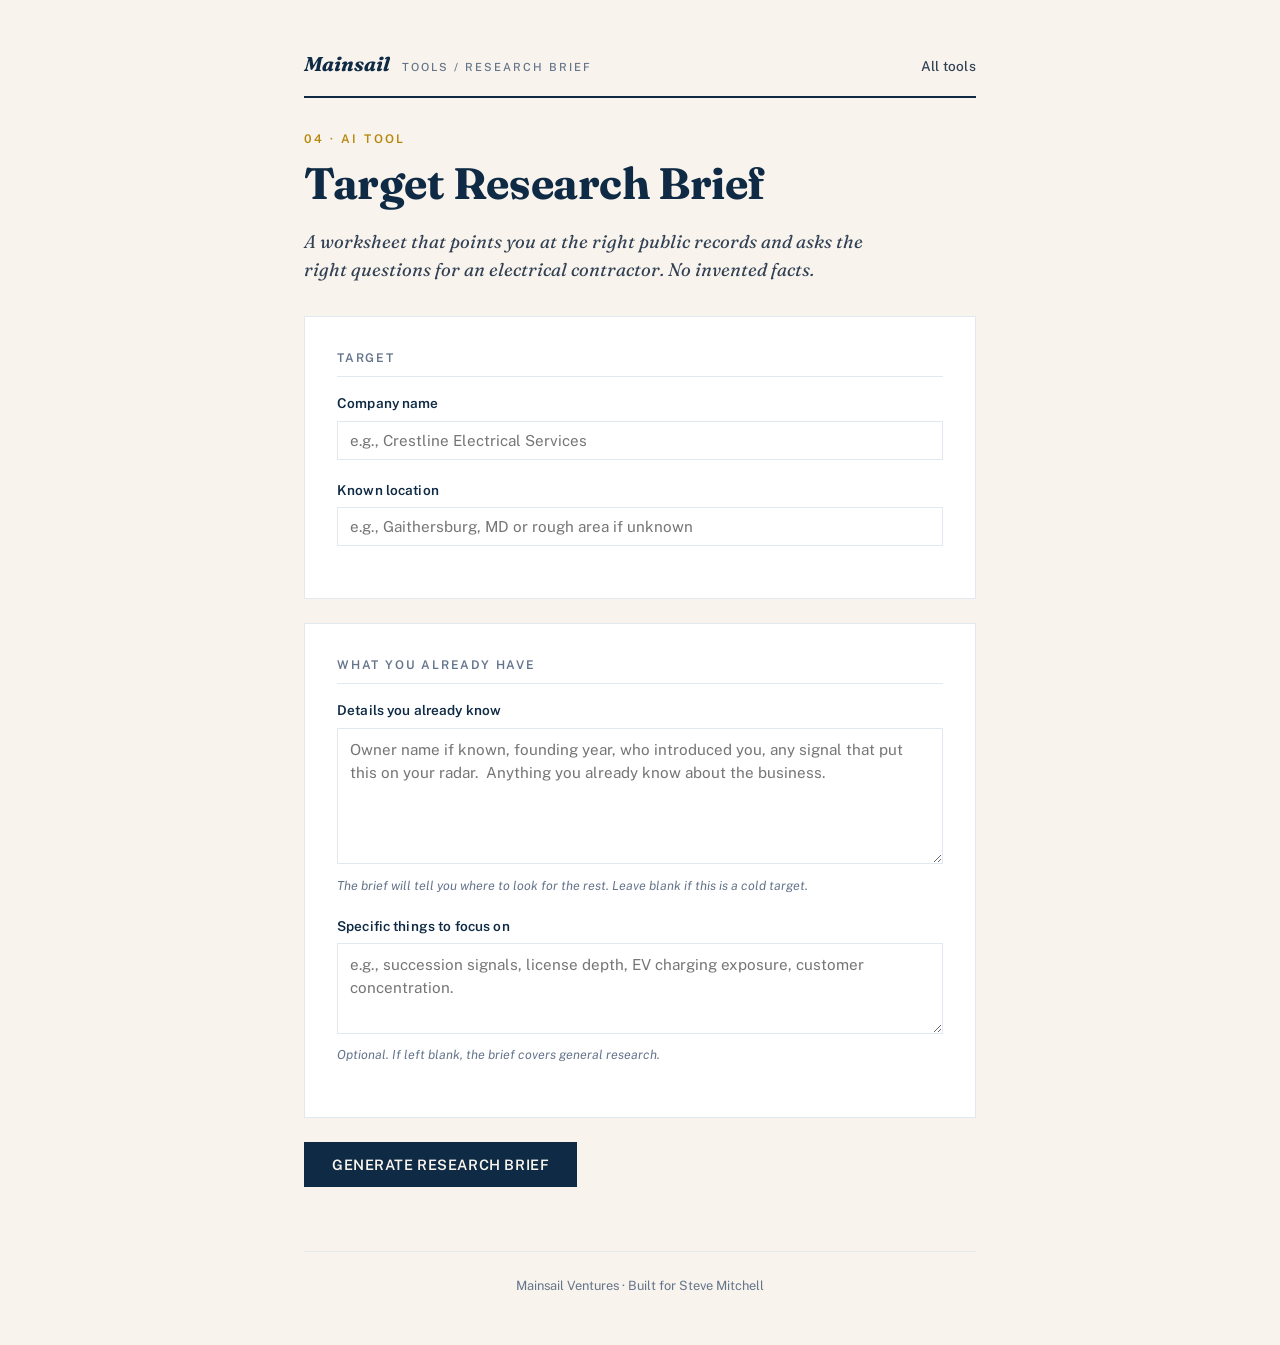
<file: tools/target-research/index.html>
<!DOCTYPE html>
<html lang="en">
<head>
  <meta charset="UTF-8">
  <meta name="viewport" content="width=device-width, initial-scale=1.0">
  <title>Target Research Brief | Mainsail Tools</title>
  <link rel="stylesheet" href="../shared/styles.css">
</head>
<body>
  <div class="container-narrow">
    <header class="masthead">
      <div class="masthead-brand">
        <span class="masthead-brand-name">Mainsail</span>
        <span class="masthead-brand-tag">Tools / Research Brief</span>
      </div>
      <nav class="masthead-nav">
        <a href="../">All tools</a>
      </nav>
    </header>

    <div class="page-header">
      <div class="page-eyebrow">04 &middot; AI tool</div>
      <h1 class="page-title">Target Research Brief</h1>
      <p class="page-lede">A worksheet that points you at the right public records and asks the right questions for an electrical contractor.  No invented facts.</p>
    </div>

    <form id="research-form">

      <div class="form-section">
        <div class="form-section-header">Target</div>
        <div class="field">
          <label for="companyName">Company name</label>
          <input type="text" id="companyName" placeholder="e.g., Crestline Electrical Services">
        </div>
        <div class="field">
          <label for="knownLocation">Known location</label>
          <input type="text" id="knownLocation" placeholder="e.g., Gaithersburg, MD or rough area if unknown">
        </div>
      </div>

      <div class="form-section">
        <div class="form-section-header">What you already have</div>
        <div class="field">
          <label for="knownDetails">Details you already know</label>
          <textarea id="knownDetails" rows="5" placeholder="Owner name if known, founding year, who introduced you, any signal that put this on your radar.  Anything you already know about the business."></textarea>
          <div class="field-hint">The brief will tell you where to look for the rest.  Leave blank if this is a cold target.</div>
        </div>
        <div class="field">
          <label for="desiredFocusAreas">Specific things to focus on</label>
          <textarea id="desiredFocusAreas" rows="3" placeholder="e.g., succession signals, license depth, EV charging exposure, customer concentration."></textarea>
          <div class="field-hint">Optional.  If left blank, the brief covers general research.</div>
        </div>
      </div>

      <div class="button-row">
        <button type="button" id="generate-btn">Generate research brief</button>
      </div>

      <div class="loading" id="loading">
        <div class="spinner"></div>
        <span>Building your research worksheet...</span>
      </div>

      <div class="error" id="error"></div>

    </form>

    <div class="result-panel" id="result">
      <div id="result-body"></div>
      <div class="button-row" style="margin-top:24px;">
        <button type="button" class="button-secondary" id="copy-btn">Copy</button>
        <button type="button" class="button-secondary" onclick="window.print()">Print</button>
      </div>
    </div>

    <footer class="footer">
      Mainsail Ventures &middot; Built for Steve Mitchell
    </footer>
  </div>

  <script src="../shared/config.js"></script>
  <script src="../shared/helpers.js"></script>
  <script>
    const btn = document.getElementById('generate-btn');
    const loading = document.getElementById('loading');
    const error = document.getElementById('error');
    const result = document.getElementById('result');
    const resultBody = document.getElementById('result-body');

    btn.addEventListener('click', async () => {
      const payload = {
        companyName: document.getElementById('companyName').value.trim(),
        knownLocation: document.getElementById('knownLocation').value.trim(),
        knownDetails: document.getElementById('knownDetails').value.trim(),
        desiredFocusAreas: document.getElementById('desiredFocusAreas').value.trim(),
      };

      if (!payload.companyName) {
        error.textContent = 'Please enter a company name.';
        error.classList.add('visible');
        return;
      }

      await handleAIToolSubmit({
        buttonEl: btn,
        loadingEl: loading,
        errorEl: error,
        resultEl: result,
        resultBodyEl: resultBody,
        endpoint: '/api/target-research',
        payload,
      });
    });

    document.getElementById('copy-btn').addEventListener('click', () => {
      copyResultToClipboard(resultBody, document.getElementById('copy-btn'));
    });
  </script>
</body>
</html>
</file>
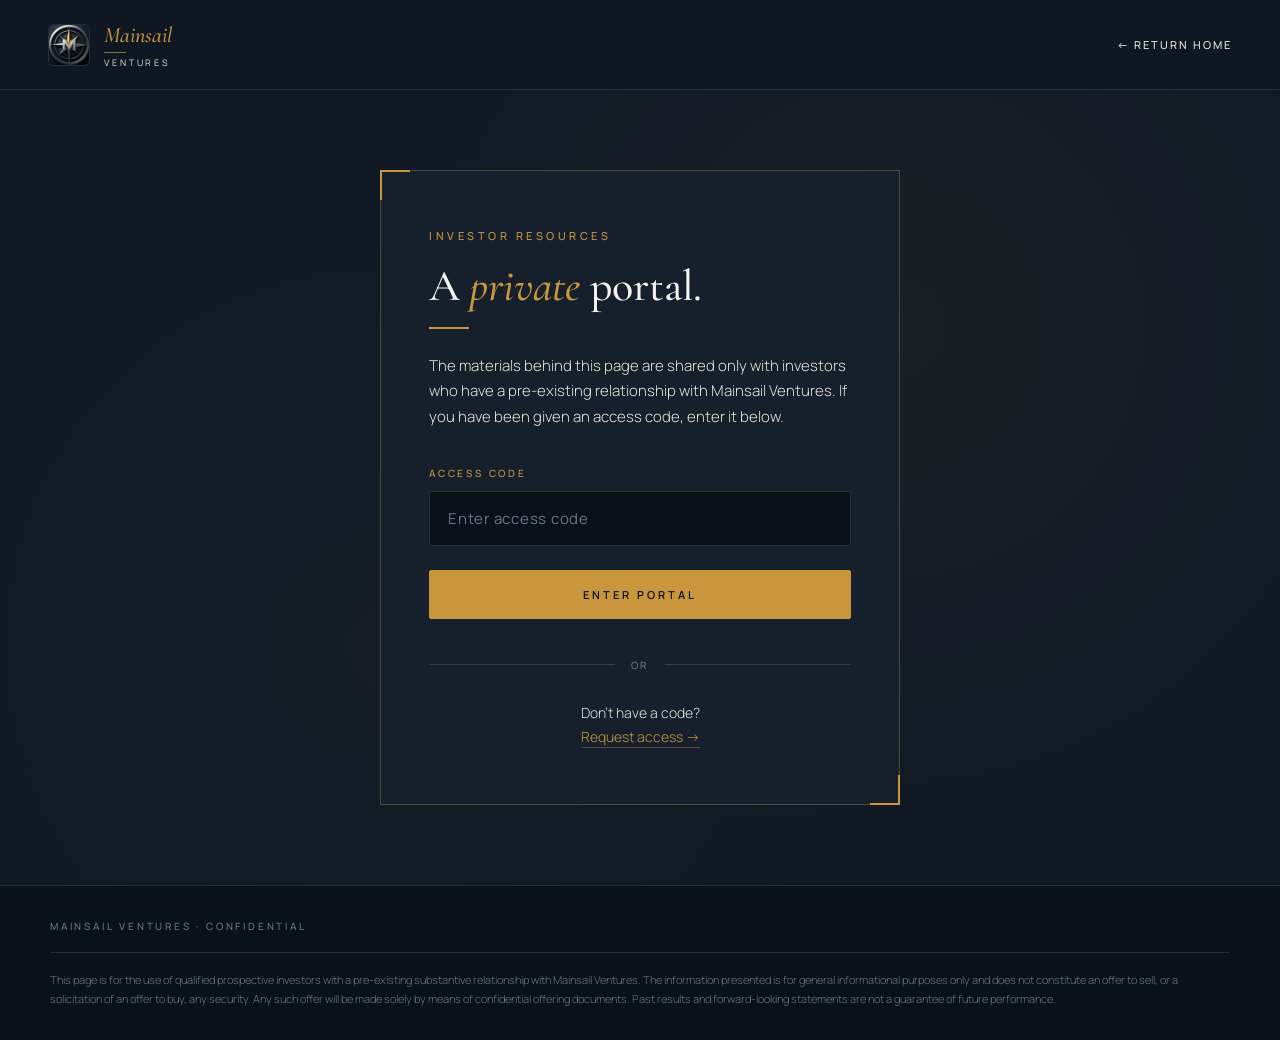
<file: investors.html>
<!DOCTYPE html>
<html lang="en">
<head>
<meta charset="UTF-8" />
<meta name="viewport" content="width=device-width, initial-scale=1.0" />
<title>Investor Portal · Mainsail Ventures</title>
<meta name="description" content="Investor resources for Mainsail Ventures." />
<meta name="robots" content="noindex, nofollow" />

<!-- Favicons -->
<link rel="icon" type="image/x-icon" href="/favicon.ico?v=3" />
<link rel="icon" type="image/png" sizes="32x32" href="/favicon-32x32.png?v=3" />
<link rel="icon" type="image/png" sizes="192x192" href="/favicon-192.png?v=3" />
<link rel="apple-touch-icon" sizes="180x180" href="/apple-touch-icon.png?v=3" />
<link rel="manifest" href="/site.webmanifest?v=3" />
<meta name="theme-color" content="#0F1823" />

<!-- Fonts -->
<link rel="preconnect" href="https://fonts.googleapis.com" />
<link rel="preconnect" href="https://fonts.gstatic.com" crossorigin />
<link href="https://fonts.googleapis.com/css2?family=Cormorant+Garamond:ital,wght@0,400;0,500;0,600;0,700;1,400;1,500;1,600&family=Manrope:wght@300;400;500;600;700&display=swap" rel="stylesheet" />

<style>
  :root {
    --navy: #0F1823;
    --navy-deep: #0A1119;
    --navy-soft: #16202D;
    --cream: #F6F3EE;
    --cream-dim: #E8E3D9;
    --gold: #C9963E;
    --gold-soft: #D4A858;
    --gold-deep: #A87A2A;
    --muted-blue: #6B7482;
    --rule: rgba(201, 150, 62, 0.35);
    --rule-soft: rgba(246, 243, 238, 0.12);
    --error: #E07856;
  }

  * { box-sizing: border-box; margin: 0; padding: 0; }

  html { scroll-behavior: smooth; }

  body {
    font-family: 'Manrope', system-ui, sans-serif;
    background: var(--navy);
    color: var(--cream);
    line-height: 1.6;
    font-weight: 300;
    -webkit-font-smoothing: antialiased;
    min-height: 100vh;
    display: flex;
    flex-direction: column;
  }

  /* === NAV (same as main site, condensed) === */
  nav {
    padding: 22px 48px;
    display: flex;
    align-items: center;
    justify-content: space-between;
    background: rgba(15, 24, 35, 0.92);
    backdrop-filter: blur(14px);
    border-bottom: 1px solid var(--rule-soft);
    position: sticky; top: 0; z-index: 100;
  }

  .brand {
    display: flex;
    align-items: center;
    gap: 14px;
    text-decoration: none;
    color: inherit;
  }

  .brand-mark {
    width: 42px;
    height: 42px;
    border-radius: 6px;
    background: var(--navy-deep);
    overflow: hidden;
    display: flex;
    align-items: center;
    justify-content: center;
    border: 1px solid var(--rule-soft);
    flex-shrink: 0;
  }

  .brand-mark img {
    width: 100%;
    height: 100%;
    object-fit: cover;
    transform: scale(1.4);
  }

  .brand-text {
    display: flex;
    flex-direction: column;
    line-height: 1;
    padding-top: 2px;
  }

  .brand-text .mainsail {
    font-family: 'Cormorant Garamond', serif;
    font-style: italic;
    font-weight: 500;
    font-size: 22px;
    color: var(--gold);
    line-height: 1;
  }

  .brand-text .ventures-rule {
    width: 22px; height: 1px;
    background: var(--gold);
    margin: 6px 0 5px 0;
    opacity: 0.7;
  }

  .brand-text .ventures {
    font-family: 'Manrope', sans-serif;
    font-weight: 400;
    font-size: 9px;
    color: var(--cream-dim);
    letter-spacing: 0.32em;
    text-transform: uppercase;
    line-height: 1;
  }

  .nav-back {
    font-family: 'Manrope', sans-serif;
    color: var(--cream-dim);
    text-decoration: none;
    font-size: 11px;
    font-weight: 500;
    letter-spacing: 0.18em;
    text-transform: uppercase;
    transition: color 0.2s ease;
  }
  .nav-back:hover { color: var(--gold); }

  /* === MAIN === */
  main {
    flex: 1;
    display: flex;
    align-items: center;
    justify-content: center;
    padding: 80px 32px;
    position: relative;
  }

  main::before {
    content: '';
    position: absolute;
    top: 0; left: 0; right: 0; bottom: 0;
    background:
      radial-gradient(circle at 70% 30%, rgba(201, 150, 62, 0.06) 0%, transparent 50%),
      radial-gradient(circle at 30% 70%, rgba(201, 150, 62, 0.03) 0%, transparent 50%);
    pointer-events: none;
    z-index: 0;
  }

  .panel {
    width: 100%;
    max-width: 520px;
    padding: 56px 48px;
    border: 1px solid var(--rule);
    background: var(--navy-soft);
    position: relative;
    z-index: 1;
  }

  .panel::before {
    content: '';
    position: absolute;
    top: -1px; left: -1px;
    width: 28px; height: 28px;
    border-top: 2px solid var(--gold);
    border-left: 2px solid var(--gold);
  }

  .panel::after {
    content: '';
    position: absolute;
    bottom: -1px; right: -1px;
    width: 28px; height: 28px;
    border-bottom: 2px solid var(--gold);
    border-right: 2px solid var(--gold);
  }

  .panel-eyebrow {
    font-family: 'Manrope', sans-serif;
    font-size: 11px;
    color: var(--gold);
    letter-spacing: 0.32em;
    text-transform: uppercase;
    margin-bottom: 18px;
    font-weight: 500;
  }

  .panel-title {
    font-family: 'Cormorant Garamond', serif;
    font-size: 44px;
    font-weight: 500;
    line-height: 1.05;
    color: var(--cream);
    margin-bottom: 8px;
  }

  .panel-title em {
    font-style: italic;
    color: var(--gold);
  }

  .panel-rule {
    width: 40px;
    height: 2px;
    background: var(--gold);
    margin: 18px 0 24px 0;
  }

  .panel-lede {
    font-size: 15px;
    color: var(--cream-dim);
    line-height: 1.7;
    margin-bottom: 36px;
    font-weight: 300;
  }

  /* === FORM === */
  .form-group {
    margin-bottom: 16px;
  }

  .form-label {
    display: block;
    font-family: 'Manrope', sans-serif;
    font-size: 10px;
    letter-spacing: 0.28em;
    text-transform: uppercase;
    color: var(--gold);
    margin-bottom: 10px;
    font-weight: 500;
  }

  .form-input {
    width: 100%;
    padding: 16px 18px;
    background: var(--navy-deep);
    border: 1px solid var(--rule-soft);
    color: var(--cream);
    font-family: 'Manrope', sans-serif;
    font-size: 15px;
    font-weight: 400;
    border-radius: 2px;
    outline: none;
    transition: border-color 0.2s ease;
    letter-spacing: 0.05em;
  }

  .form-input:focus {
    border-color: var(--gold);
  }

  .form-input::placeholder {
    color: var(--muted-blue);
    letter-spacing: 0.05em;
  }

  .form-error {
    display: none;
    color: var(--error);
    font-size: 13px;
    margin-top: 12px;
    font-style: italic;
    font-family: 'Cormorant Garamond', serif;
  }

  .form-error.show { display: block; }

  .btn {
    display: inline-block;
    width: 100%;
    padding: 16px 24px;
    background: var(--gold);
    color: var(--navy-deep);
    border: 1px solid var(--gold);
    font-family: 'Manrope', sans-serif;
    font-size: 11px;
    font-weight: 600;
    letter-spacing: 0.28em;
    text-transform: uppercase;
    text-decoration: none;
    text-align: center;
    cursor: pointer;
    border-radius: 2px;
    margin-top: 8px;
    transition: all 0.25s ease;
  }

  .btn:hover {
    background: var(--gold-soft);
    border-color: var(--gold-soft);
  }

  .btn-secondary {
    background: transparent;
    color: var(--gold);
    margin-top: 16px;
  }

  .btn-secondary:hover {
    background: var(--gold);
    color: var(--navy-deep);
  }

  .divider {
    margin: 32px 0 24px;
    text-align: center;
    position: relative;
  }

  .divider::before {
    content: '';
    position: absolute;
    top: 50%; left: 0; right: 0;
    height: 1px;
    background: var(--rule-soft);
  }

  .divider span {
    position: relative;
    background: var(--navy-soft);
    padding: 0 16px;
    font-family: 'Manrope', sans-serif;
    font-size: 10px;
    letter-spacing: 0.28em;
    text-transform: uppercase;
    color: var(--muted-blue);
    font-weight: 500;
  }

  .request-link {
    text-align: center;
    font-size: 14px;
    color: var(--cream-dim);
    line-height: 1.7;
  }

  .request-link a {
    color: var(--gold);
    text-decoration: none;
    border-bottom: 1px solid var(--rule);
    transition: border-color 0.2s ease;
    padding-bottom: 1px;
  }

  .request-link a:hover { border-color: var(--gold); }

  /* === UNLOCKED CONTENT === */
  .unlocked {
    display: none;
    width: 100%;
    max-width: 980px;
    z-index: 1;
    position: relative;
  }

  .unlocked.show { display: block; }
  .gate.hide { display: none; }

  .unlocked-header {
    margin-bottom: 48px;
  }

  .unlocked-header .panel-eyebrow { margin-bottom: 14px; }

  .unlocked-header h1 {
    font-family: 'Cormorant Garamond', serif;
    font-size: clamp(40px, 5vw, 60px);
    font-weight: 500;
    line-height: 1.05;
    color: var(--cream);
    margin-bottom: 10px;
  }

  .unlocked-header h1 em {
    font-style: italic;
    color: var(--gold);
  }

  .unlocked-header .updated {
    font-family: 'Manrope', sans-serif;
    font-size: 11px;
    letter-spacing: 0.22em;
    text-transform: uppercase;
    color: var(--muted-blue);
    margin-top: 18px;
    font-weight: 500;
  }

  .metrics-grid {
    display: grid;
    grid-template-columns: repeat(3, 1fr);
    gap: 1px;
    background: var(--rule-soft);
    border: 1px solid var(--rule-soft);
    margin-bottom: 48px;
  }

  .metric {
    background: var(--navy-soft);
    padding: 36px 28px;
  }

  .metric-label {
    font-family: 'Manrope', sans-serif;
    font-size: 10px;
    letter-spacing: 0.28em;
    text-transform: uppercase;
    color: var(--gold);
    margin-bottom: 14px;
    font-weight: 500;
  }

  .metric-value {
    font-family: 'Cormorant Garamond', serif;
    font-size: 48px;
    font-weight: 600;
    color: var(--cream);
    line-height: 1;
    margin-bottom: 10px;
  }

  .metric-detail {
    font-size: 12px;
    color: var(--muted-blue);
    line-height: 1.5;
    font-weight: 300;
  }

  .deal-summary {
    border: 1px solid var(--rule-soft);
    background: var(--navy-soft);
    padding: 36px;
    margin-bottom: 32px;
  }

  .deal-summary h3 {
    font-family: 'Cormorant Garamond', serif;
    font-size: 24px;
    font-weight: 500;
    color: var(--cream);
    margin-bottom: 6px;
  }

  .deal-summary h3 em {
    font-style: italic;
    color: var(--gold);
  }

  .deal-rule {
    width: 32px;
    height: 2px;
    background: var(--gold);
    margin: 14px 0 22px 0;
  }

  .stack-rows {
    display: flex;
    flex-direction: column;
    gap: 12px;
  }

  .stack-row {
    display: grid;
    grid-template-columns: 2fr 1fr 0.7fr;
    gap: 16px;
    align-items: center;
    padding: 12px 0;
    border-bottom: 1px solid var(--rule-soft);
  }

  .stack-row:last-child { border-bottom: none; }

  .stack-label {
    font-family: 'Manrope', sans-serif;
    font-size: 13px;
    color: var(--cream-dim);
    font-weight: 400;
  }

  .stack-amount {
    font-family: 'Cormorant Garamond', serif;
    font-size: 18px;
    color: var(--cream);
    font-weight: 500;
  }

  .stack-pct {
    font-family: 'Manrope', sans-serif;
    font-size: 11px;
    color: var(--gold);
    letter-spacing: 0.18em;
    text-align: right;
    font-weight: 500;
  }

  .full-materials {
    margin-top: 40px;
    padding: 36px;
    background: var(--cream);
    color: var(--navy-deep);
    border: 1px solid var(--gold);
    text-align: center;
  }

  .full-materials .label {
    font-family: 'Manrope', sans-serif;
    font-size: 11px;
    letter-spacing: 0.32em;
    text-transform: uppercase;
    color: var(--gold-deep);
    margin-bottom: 12px;
    font-weight: 600;
  }

  .full-materials h3 {
    font-family: 'Cormorant Garamond', serif;
    font-size: 28px;
    font-weight: 500;
    color: var(--navy-deep);
    margin-bottom: 6px;
  }

  .full-materials h3 em {
    font-style: italic;
    color: var(--gold-deep);
  }

  .full-materials p {
    color: var(--muted-blue);
    font-size: 14px;
    margin: 14px 0 24px;
    line-height: 1.6;
  }

  .full-materials .btn {
    background: var(--navy-deep);
    color: var(--cream);
    border-color: var(--navy-deep);
    width: auto;
    padding: 16px 36px;
    margin: 0;
  }

  .full-materials .btn:hover {
    background: var(--navy);
    border-color: var(--navy);
  }

  /* === FOOTER === */
  footer {
    background: var(--navy-deep);
    padding: 32px 48px;
    border-top: 1px solid var(--rule-soft);
  }

  .footer-inner {
    max-width: 1180px;
    margin: 0 auto;
  }

  .footer-tag {
    font-family: 'Manrope', sans-serif;
    font-size: 10px;
    letter-spacing: 0.28em;
    text-transform: uppercase;
    color: var(--muted-blue);
    font-weight: 500;
    margin-bottom: 18px;
  }

  .footer-tag .gold-dot { color: var(--gold); }

  .footer-disclaimer {
    font-size: 11px;
    color: var(--muted-blue);
    line-height: 1.65;
    font-weight: 300;
    padding-top: 18px;
    border-top: 1px solid var(--rule-soft);
  }

  /* === RESPONSIVE === */
  @media (max-width: 720px) {
    nav { padding: 16px 20px; }
    main { padding: 48px 20px; }
    .panel { padding: 40px 28px; }
    .panel-title { font-size: 34px; }
    .metrics-grid { grid-template-columns: 1fr; }
    .stack-row {
      grid-template-columns: 1fr;
      gap: 4px;
    }
    .stack-pct { text-align: left; }
    .full-materials { padding: 28px 20px; }
    footer { padding: 24px 20px; }
  }
</style>
</head>
<body>

<!-- ============ NAV ============ -->
<nav>
  <a href="/" class="brand" aria-label="Mainsail Ventures home">
    <div class="brand-mark">
      <img src="/logo.png?v=3" alt="Mainsail Ventures" />
    </div>
    <div class="brand-text">
      <span class="mainsail">Mainsail</span>
      <span class="ventures-rule"></span>
      <span class="ventures">Ventures</span>
    </div>
  </a>
  <a href="/" class="nav-back">← Return Home</a>
</nav>

<!-- ============ MAIN ============ -->
<main>

  <!-- Locked state -->
  <div class="panel gate" id="gate">
    <div class="panel-eyebrow">Investor Resources</div>
    <h1 class="panel-title">A <em>private</em> portal.</h1>
    <div class="panel-rule"></div>
    <p class="panel-lede">
      The materials behind this page are shared only with investors who have a pre-existing relationship with Mainsail Ventures.  If you have been given an access code, enter it below.
    </p>
    <form id="gate-form" autocomplete="off">
      <div class="form-group">
        <label class="form-label" for="pw">Access Code</label>
        <input
          type="password"
          id="pw"
          class="form-input"
          placeholder="Enter access code"
          autocomplete="off"
          required
        />
        <div class="form-error" id="err">Incorrect code.  Please try again or request access below.</div>
      </div>
      <button type="submit" class="btn">Enter Portal</button>
    </form>

    <div class="divider"><span>Or</span></div>

    <p class="request-link">
      Don't have a code?<br />
      <a href="/request-access.html">Request access &rarr;</a>
    </p>
  </div>

  <!-- Unlocked state -->
  <div class="unlocked" id="unlocked">
    <div class="unlocked-header">
      <div class="panel-eyebrow">Investor Resources</div>
      <h1>Mainsail Ventures <em>at a glance.</em></h1>
      <div class="panel-rule"></div>
      <div class="updated">Last updated · Q2 2026 · Base case figures</div>
    </div>

    <!-- High-level returns -->
    <div class="metrics-grid">
      <div class="metric">
        <div class="metric-label">Target IRR</div>
        <div class="metric-value">34.6%</div>
        <div class="metric-detail">Base case, 7-year hold, post-preferred return.</div>
      </div>
      <div class="metric">
        <div class="metric-label">Target MOIC</div>
        <div class="metric-value">6.7×</div>
        <div class="metric-detail">$500K invested returns ~$3.3M total.</div>
      </div>
      <div class="metric">
        <div class="metric-label">Preferred Return</div>
        <div class="metric-value">10%</div>
        <div class="metric-detail">Per annum, compounded, paid from operating cash.</div>
      </div>
    </div>

    <!-- Deal structure -->
    <div class="deal-summary">
      <h3>Capital <em>stack.</em></h3>
      <div class="deal-rule"></div>
      <div class="stack-rows">
        <div class="stack-row">
          <div class="stack-label">SBA 7(a) Senior Debt</div>
          <div class="stack-amount">$3.2M</div>
          <div class="stack-pct">76%</div>
        </div>
        <div class="stack-row">
          <div class="stack-label">Investor Equity (Class A Preferred)</div>
          <div class="stack-amount">$500K</div>
          <div class="stack-pct">12%</div>
        </div>
        <div class="stack-row">
          <div class="stack-label">Seller Note (standby)</div>
          <div class="stack-amount">$400K</div>
          <div class="stack-pct">10%</div>
        </div>
        <div class="stack-row">
          <div class="stack-label">Sponsor Equity</div>
          <div class="stack-amount">$100K</div>
          <div class="stack-pct">2%</div>
        </div>
      </div>
    </div>

    <div class="deal-summary">
      <h3>Key <em>terms.</em></h3>
      <div class="deal-rule"></div>
      <div class="stack-rows">
        <div class="stack-row">
          <div class="stack-label">Security type</div>
          <div class="stack-amount" style="font-size:15px;">Class A Preferred</div>
          <div class="stack-pct"></div>
        </div>
        <div class="stack-row">
          <div class="stack-label">Minimum investment</div>
          <div class="stack-amount" style="font-size:15px;">$100,000</div>
          <div class="stack-pct"></div>
        </div>
        <div class="stack-row">
          <div class="stack-label">Liquidation preference</div>
          <div class="stack-amount" style="font-size:15px;">1.0× principal</div>
          <div class="stack-pct"></div>
        </div>
        <div class="stack-row">
          <div class="stack-label">Common split (post-preference)</div>
          <div class="stack-amount" style="font-size:15px;">40 / 60</div>
          <div class="stack-pct"></div>
        </div>
        <div class="stack-row">
          <div class="stack-label">Hold period</div>
          <div class="stack-amount" style="font-size:15px;">7 years target</div>
          <div class="stack-pct"></div>
        </div>
      </div>
    </div>

    <!-- Full materials CTA -->
    <div class="full-materials">
      <div class="label">Full Materials</div>
      <h3>Pitch deck, financial model, and <em>companion guide.</em></h3>
      <p>
        Detailed deck, full Excel model with sensitivity and stress tests, and the plain-English companion guide are available in a secured folder.
      </p>
      <!-- REPLACE this href with your actual DocSend or Google Drive link -->
      <a href="https://drive.google.com/drive/folders/1eJtnJnmXcgrKfieDQxPqkvE7Bb9U3Kg5" target="_blank" rel="noopener" class="btn">
        Open Secured Folder &rarr;
      </a>
    </div>

  </div>

</main>

<!-- ============ FOOTER ============ -->
<footer>
  <div class="footer-inner">
    <div class="footer-tag">
      Mainsail Ventures <span class="gold-dot">·</span> Confidential
    </div>
    <div class="footer-disclaimer">
      This page is for the use of qualified prospective investors with a pre-existing substantive relationship with Mainsail Ventures.  The information presented is for general informational purposes only and does not constitute an offer to sell, or a solicitation of an offer to buy, any security.  Any such offer will be made solely by means of confidential offering documents.  Past results and forward-looking statements are not a guarantee of future performance.
    </div>
  </div>
</footer>

<script>
  // ============================================================
  // PASSWORD GATE
  // ============================================================
  // The access code is hashed with SHA-256.  This is "speed bump"
  // security only.  Anyone determined can read the source.  The
  // sensitive content (full deck, model) lives behind the link in
  // the "Open Secured Folder" button, which should point to a real
  // access-controlled location (DocSend, Drive folder with explicit
  // permissions, etc).
  //
  // To rotate the access code:
  //   1. Pick a new code (e.g. "newcode2026")
  //   2. Generate the hash:
  //        echo -n "newcode2026" | sha256sum
  //      or in any browser console:
  //        await crypto.subtle.digest('SHA-256', new TextEncoder().encode('newcode2026'))
  //          .then(b => Array.from(new Uint8Array(b)).map(x=>x.toString(16).padStart(2,'0')).join(''))
  //   3. Paste the new hash below replacing PORTAL_HASH.
  //
  // CURRENT ACCESS CODE: mainsail2026
  // (CHANGE THIS BEFORE GIVING THE LINK TO ANYONE)
  // ============================================================

  const PORTAL_HASH = '2bff559900fae9b47167309a5747b38029714c3edf8b3e701978f80c9a078fc4';

  async function sha256(str) {
    const buf = await crypto.subtle.digest('SHA-256', new TextEncoder().encode(str));
    return Array.from(new Uint8Array(buf))
      .map(b => b.toString(16).padStart(2, '0'))
      .join('');
  }

  const gate = document.getElementById('gate');
  const unlocked = document.getElementById('unlocked');
  const form = document.getElementById('gate-form');
  const pwInput = document.getElementById('pw');
  const errEl = document.getElementById('err');

  // Check session: if already unlocked in this session, skip the gate
  if (sessionStorage.getItem('mainsail_unlocked') === 'true') {
    gate.classList.add('hide');
    unlocked.classList.add('show');
  }

  form.addEventListener('submit', async (e) => {
    e.preventDefault();
    errEl.classList.remove('show');
    const candidate = (pwInput.value || '').trim();
    if (!candidate) return;

    const hash = await sha256(candidate);
    if (hash === PORTAL_HASH) {
      sessionStorage.setItem('mainsail_unlocked', 'true');
      gate.classList.add('hide');
      unlocked.classList.add('show');
      window.scrollTo({ top: 0, behavior: 'instant' });
    } else {
      errEl.classList.add('show');
      pwInput.value = '';
      pwInput.focus();
    }
  });
</script>

</body>
</html>
</file>
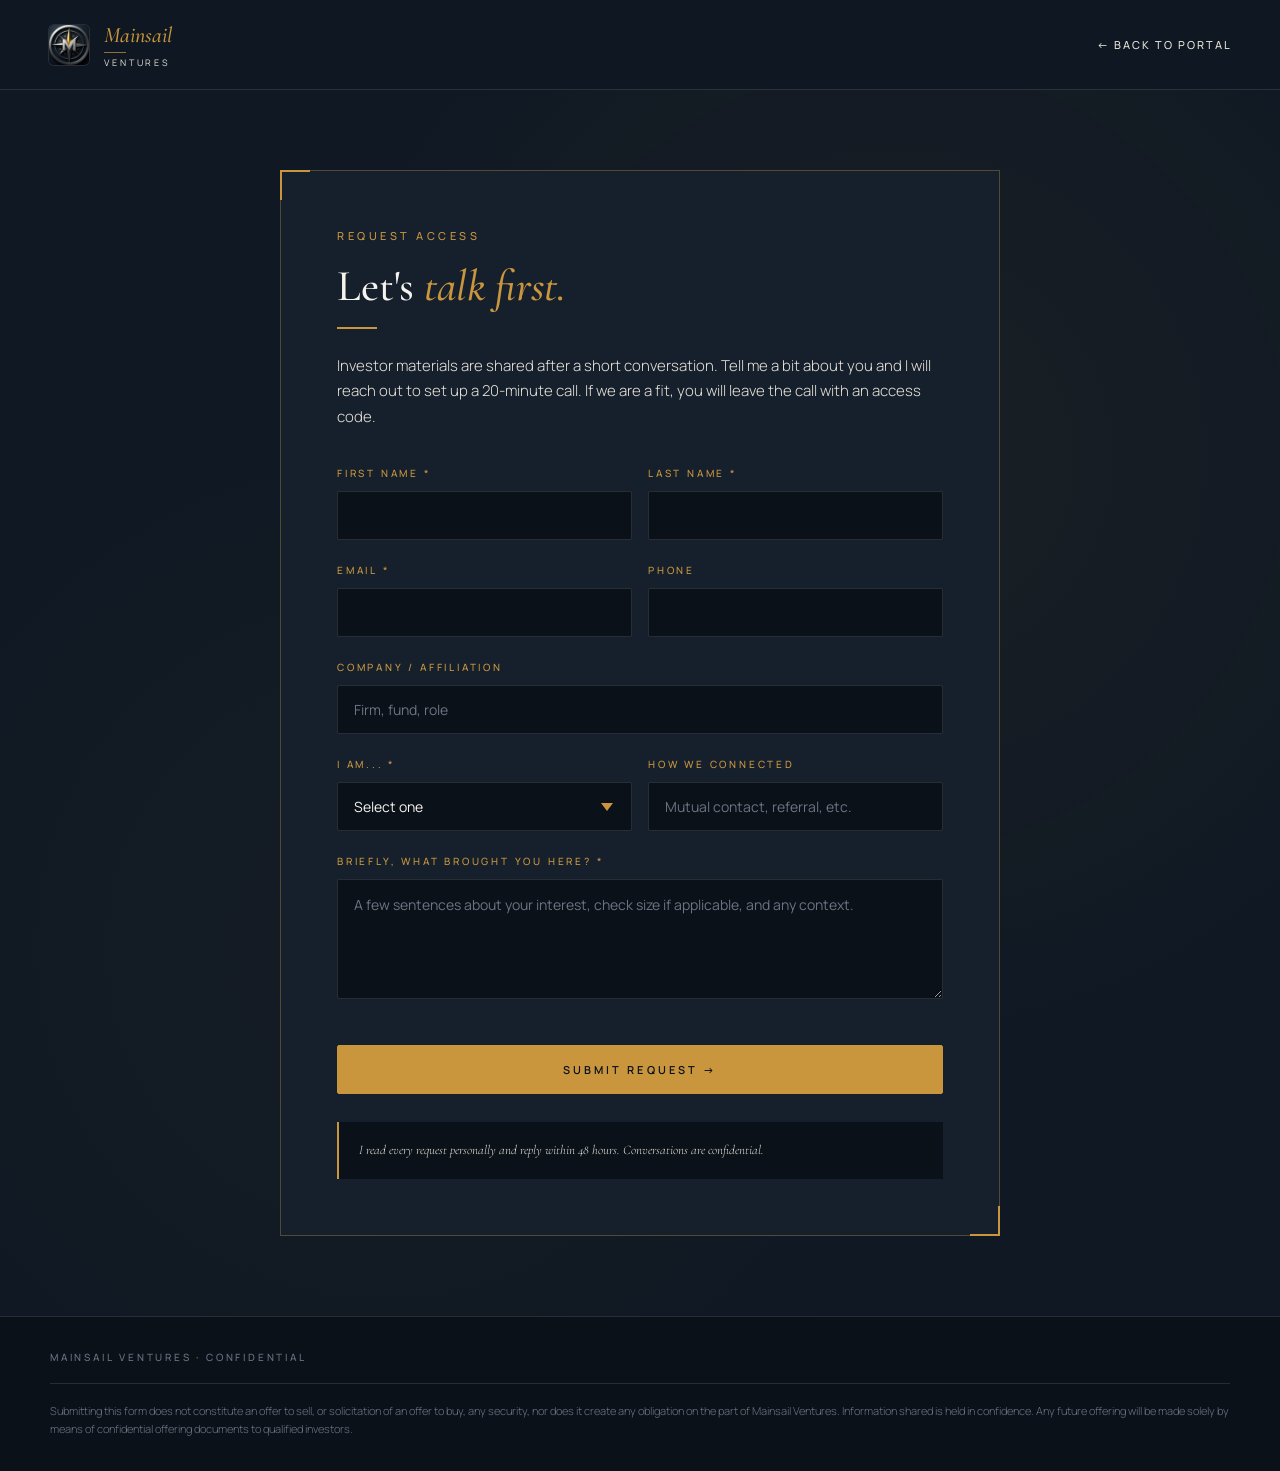
<file: request-access.html>
<!DOCTYPE html>
<html lang="en">
<head>
<meta charset="UTF-8" />
<meta name="viewport" content="width=device-width, initial-scale=1.0" />
<title>Request Access · Mainsail Ventures</title>
<meta name="description" content="Request access to investor materials at Mainsail Ventures." />
<meta name="robots" content="noindex, nofollow" />

<!-- Favicons -->
<link rel="icon" type="image/x-icon" href="/favicon.ico?v=3" />
<link rel="icon" type="image/png" sizes="32x32" href="/favicon-32x32.png?v=3" />
<link rel="icon" type="image/png" sizes="192x192" href="/favicon-192.png?v=3" />
<link rel="apple-touch-icon" sizes="180x180" href="/apple-touch-icon.png?v=3" />
<link rel="manifest" href="/site.webmanifest?v=3" />
<meta name="theme-color" content="#0F1823" />

<!-- Fonts -->
<link rel="preconnect" href="https://fonts.googleapis.com" />
<link rel="preconnect" href="https://fonts.gstatic.com" crossorigin />
<link href="https://fonts.googleapis.com/css2?family=Cormorant+Garamond:ital,wght@0,400;0,500;0,600;0,700;1,400;1,500;1,600&family=Manrope:wght@300;400;500;600;700&display=swap" rel="stylesheet" />

<style>
  :root {
    --navy: #0F1823;
    --navy-deep: #0A1119;
    --navy-soft: #16202D;
    --cream: #F6F3EE;
    --cream-dim: #E8E3D9;
    --gold: #C9963E;
    --gold-soft: #D4A858;
    --gold-deep: #A87A2A;
    --muted-blue: #6B7482;
    --rule: rgba(201, 150, 62, 0.35);
    --rule-soft: rgba(246, 243, 238, 0.12);
  }

  * { box-sizing: border-box; margin: 0; padding: 0; }

  body {
    font-family: 'Manrope', system-ui, sans-serif;
    background: var(--navy);
    color: var(--cream);
    line-height: 1.6;
    font-weight: 300;
    -webkit-font-smoothing: antialiased;
    min-height: 100vh;
    display: flex;
    flex-direction: column;
  }

  /* === NAV === */
  nav {
    padding: 22px 48px;
    display: flex;
    align-items: center;
    justify-content: space-between;
    background: rgba(15, 24, 35, 0.92);
    backdrop-filter: blur(14px);
    border-bottom: 1px solid var(--rule-soft);
    position: sticky; top: 0; z-index: 100;
  }

  .brand {
    display: flex;
    align-items: center;
    gap: 14px;
    text-decoration: none;
    color: inherit;
  }

  .brand-mark {
    width: 42px;
    height: 42px;
    border-radius: 6px;
    background: var(--navy-deep);
    overflow: hidden;
    display: flex;
    align-items: center;
    justify-content: center;
    border: 1px solid var(--rule-soft);
    flex-shrink: 0;
  }

  .brand-mark img {
    width: 100%;
    height: 100%;
    object-fit: cover;
    transform: scale(1.4);
  }

  .brand-text {
    display: flex;
    flex-direction: column;
    line-height: 1;
    padding-top: 2px;
  }

  .brand-text .mainsail {
    font-family: 'Cormorant Garamond', serif;
    font-style: italic;
    font-weight: 500;
    font-size: 22px;
    color: var(--gold);
    line-height: 1;
  }

  .brand-text .ventures-rule {
    width: 22px; height: 1px;
    background: var(--gold);
    margin: 6px 0 5px 0;
    opacity: 0.7;
  }

  .brand-text .ventures {
    font-family: 'Manrope', sans-serif;
    font-weight: 400;
    font-size: 9px;
    color: var(--cream-dim);
    letter-spacing: 0.32em;
    text-transform: uppercase;
    line-height: 1;
  }

  .nav-back {
    font-family: 'Manrope', sans-serif;
    color: var(--cream-dim);
    text-decoration: none;
    font-size: 11px;
    font-weight: 500;
    letter-spacing: 0.18em;
    text-transform: uppercase;
    transition: color 0.2s ease;
  }
  .nav-back:hover { color: var(--gold); }

  /* === MAIN === */
  main {
    flex: 1;
    padding: 80px 32px;
    position: relative;
  }

  main::before {
    content: '';
    position: absolute;
    top: 0; left: 0; right: 0; bottom: 0;
    background:
      radial-gradient(circle at 70% 30%, rgba(201, 150, 62, 0.06) 0%, transparent 50%),
      radial-gradient(circle at 30% 70%, rgba(201, 150, 62, 0.03) 0%, transparent 50%);
    pointer-events: none;
    z-index: 0;
  }

  .panel {
    max-width: 720px;
    margin: 0 auto;
    padding: 56px 56px;
    border: 1px solid var(--rule);
    background: var(--navy-soft);
    position: relative;
    z-index: 1;
  }

  .panel::before {
    content: '';
    position: absolute;
    top: -1px; left: -1px;
    width: 28px; height: 28px;
    border-top: 2px solid var(--gold);
    border-left: 2px solid var(--gold);
  }

  .panel::after {
    content: '';
    position: absolute;
    bottom: -1px; right: -1px;
    width: 28px; height: 28px;
    border-bottom: 2px solid var(--gold);
    border-right: 2px solid var(--gold);
  }

  .panel-eyebrow {
    font-family: 'Manrope', sans-serif;
    font-size: 11px;
    color: var(--gold);
    letter-spacing: 0.32em;
    text-transform: uppercase;
    margin-bottom: 18px;
    font-weight: 500;
  }

  .panel-title {
    font-family: 'Cormorant Garamond', serif;
    font-size: 44px;
    font-weight: 500;
    line-height: 1.05;
    color: var(--cream);
    margin-bottom: 8px;
  }

  .panel-title em {
    font-style: italic;
    color: var(--gold);
  }

  .panel-rule {
    width: 40px;
    height: 2px;
    background: var(--gold);
    margin: 18px 0 24px 0;
  }

  .panel-lede {
    font-size: 15px;
    color: var(--cream-dim);
    line-height: 1.7;
    margin-bottom: 36px;
    font-weight: 300;
  }

  /* === FORM === */
  .form-row {
    margin-bottom: 22px;
  }

  .form-row.split {
    display: grid;
    grid-template-columns: 1fr 1fr;
    gap: 16px;
  }

  .form-row.split .form-group { margin-bottom: 0; }

  .form-group { margin-bottom: 0; }

  .form-label {
    display: block;
    font-family: 'Manrope', sans-serif;
    font-size: 10px;
    letter-spacing: 0.28em;
    text-transform: uppercase;
    color: var(--gold);
    margin-bottom: 10px;
    font-weight: 500;
  }

  .form-label .req {
    color: var(--gold);
  }

  .form-input,
  .form-textarea,
  .form-select {
    width: 100%;
    padding: 14px 16px;
    background: var(--navy-deep);
    border: 1px solid var(--rule-soft);
    color: var(--cream);
    font-family: 'Manrope', sans-serif;
    font-size: 14px;
    font-weight: 400;
    border-radius: 2px;
    outline: none;
    transition: border-color 0.2s ease;
  }

  .form-input:focus,
  .form-textarea:focus,
  .form-select:focus {
    border-color: var(--gold);
  }

  .form-input::placeholder,
  .form-textarea::placeholder {
    color: var(--muted-blue);
  }

  .form-textarea {
    resize: vertical;
    min-height: 120px;
    font-family: 'Manrope', sans-serif;
    line-height: 1.6;
  }

  .form-select {
    cursor: pointer;
    appearance: none;
    background-image: url("data:image/svg+xml,%3Csvg xmlns='http://www.w3.org/2000/svg' width='12' height='8' viewBox='0 0 12 8'%3E%3Cpath fill='%23C9963E' d='M6 8L0 0h12z'/%3E%3C/svg%3E");
    background-repeat: no-repeat;
    background-position: right 18px center;
    padding-right: 44px;
  }

  .form-select option {
    background: var(--navy-deep);
    color: var(--cream);
  }

  .btn {
    display: inline-block;
    width: 100%;
    padding: 16px 24px;
    background: var(--gold);
    color: var(--navy-deep);
    border: 1px solid var(--gold);
    font-family: 'Manrope', sans-serif;
    font-size: 11px;
    font-weight: 600;
    letter-spacing: 0.28em;
    text-transform: uppercase;
    text-decoration: none;
    text-align: center;
    cursor: pointer;
    border-radius: 2px;
    margin-top: 16px;
    transition: all 0.25s ease;
  }

  .btn:hover {
    background: var(--gold-soft);
    border-color: var(--gold-soft);
  }

  .form-note {
    margin-top: 28px;
    padding: 18px 20px;
    background: var(--navy-deep);
    border-left: 2px solid var(--gold);
    font-size: 13px;
    color: var(--cream-dim);
    line-height: 1.65;
    font-style: italic;
    font-family: 'Cormorant Garamond', serif;
  }

  /* === FOOTER === */
  footer {
    background: var(--navy-deep);
    padding: 32px 48px;
    border-top: 1px solid var(--rule-soft);
  }

  .footer-inner {
    max-width: 1180px;
    margin: 0 auto;
  }

  .footer-tag {
    font-family: 'Manrope', sans-serif;
    font-size: 10px;
    letter-spacing: 0.28em;
    text-transform: uppercase;
    color: var(--muted-blue);
    font-weight: 500;
    margin-bottom: 18px;
  }

  .footer-tag .gold-dot { color: var(--gold); }

  .footer-disclaimer {
    font-size: 11px;
    color: var(--muted-blue);
    line-height: 1.65;
    font-weight: 300;
    padding-top: 18px;
    border-top: 1px solid var(--rule-soft);
  }

  /* === RESPONSIVE === */
  @media (max-width: 720px) {
    nav { padding: 16px 20px; }
    main { padding: 40px 20px; }
    .panel { padding: 40px 28px; }
    .panel-title { font-size: 34px; }
    .form-row.split { grid-template-columns: 1fr; gap: 22px; }
    footer { padding: 24px 20px; }
  }
</style>
</head>
<body>

<!-- ============ NAV ============ -->
<nav>
  <a href="/" class="brand" aria-label="Mainsail Ventures home">
    <div class="brand-mark">
      <img src="/logo.png?v=3" alt="Mainsail Ventures" />
    </div>
    <div class="brand-text">
      <span class="mainsail">Mainsail</span>
      <span class="ventures-rule"></span>
      <span class="ventures">Ventures</span>
    </div>
  </a>
  <a href="/investors.html" class="nav-back">← Back to Portal</a>
</nav>

<!-- ============ MAIN ============ -->
<main>

  <div class="panel">
    <div class="panel-eyebrow">Request Access</div>
    <h1 class="panel-title">Let's <em>talk first.</em></h1>
    <div class="panel-rule"></div>
    <p class="panel-lede">
      Investor materials are shared after a short conversation.  Tell me a bit about you and I will reach out to set up a 20-minute call.  If we are a fit, you will leave the call with an access code.
    </p>

    <!-- ============================================================
         FORM HANDLER: FORMSUBMIT.CO
         This form posts to formsubmit.co/steve@mainsail.group.  No
         signup needed.  On the FIRST submission, you will get a
         confirmation email asking you to activate the form.  Click
         the activation link.  After that, every submission is
         emailed to steve@mainsail.group.
         If you prefer Web3Forms or Formspree, just change the
         action URL below.  Everything else stays the same.
         ============================================================ -->
    <form
      action="https://formsubmit.co/steve@mainsail.group"
      method="POST"
      autocomplete="on"
    >
      <!-- FormSubmit configuration -->
      <input type="hidden" name="_subject" value="Mainsail Ventures · New investor access request" />
      <input type="hidden" name="_template" value="table" />
      <input type="hidden" name="_captcha" value="true" />
      <input type="hidden" name="_next" value="https://mainsail.group/thank-you.html" />
      <!-- Honeypot anti-spam -->
      <input type="text" name="_honey" style="display:none" />

      <div class="form-row split">
        <div class="form-group">
          <label class="form-label" for="firstName">First Name <span class="req">*</span></label>
          <input type="text" id="firstName" name="First Name" class="form-input" required />
        </div>
        <div class="form-group">
          <label class="form-label" for="lastName">Last Name <span class="req">*</span></label>
          <input type="text" id="lastName" name="Last Name" class="form-input" required />
        </div>
      </div>

      <div class="form-row split">
        <div class="form-group">
          <label class="form-label" for="email">Email <span class="req">*</span></label>
          <input type="email" id="email" name="Email" class="form-input" required />
        </div>
        <div class="form-group">
          <label class="form-label" for="phone">Phone</label>
          <input type="tel" id="phone" name="Phone" class="form-input" />
        </div>
      </div>

      <div class="form-row">
        <label class="form-label" for="company">Company / Affiliation</label>
        <input type="text" id="company" name="Company" class="form-input" placeholder="Firm, fund, role" />
      </div>

      <div class="form-row split">
        <div class="form-group">
          <label class="form-label" for="role">I am... <span class="req">*</span></label>
          <select id="role" name="Role" class="form-select" required>
            <option value="">Select one</option>
            <option>Individual investor (friends and family)</option>
            <option>Family office or accredited investor</option>
            <option>Senior lender or SBA partner</option>
            <option>M&amp;A advisor or broker</option>
            <option>ETA mentor or advisor</option>
            <option>Business owner exploring sale</option>
            <option>Other</option>
          </select>
        </div>
        <div class="form-group">
          <label class="form-label" for="howHeard">How we connected</label>
          <input type="text" id="howHeard" name="How we connected" class="form-input" placeholder="Mutual contact, referral, etc." />
        </div>
      </div>

      <div class="form-row">
        <label class="form-label" for="message">Briefly, what brought you here? <span class="req">*</span></label>
        <textarea
          id="message"
          name="Message"
          class="form-textarea"
          required
          placeholder="A few sentences about your interest, check size if applicable, and any context."
        ></textarea>
      </div>

      <button type="submit" class="btn">Submit Request &rarr;</button>

      <div class="form-note">
        I read every request personally and reply within 48 hours.  Conversations are confidential.
      </div>
    </form>

  </div>

</main>

<!-- ============ FOOTER ============ -->
<footer>
  <div class="footer-inner">
    <div class="footer-tag">
      Mainsail Ventures <span class="gold-dot">·</span> Confidential
    </div>
    <div class="footer-disclaimer">
      Submitting this form does not constitute an offer to sell, or solicitation of an offer to buy, any security, nor does it create any obligation on the part of Mainsail Ventures.  Information shared is held in confidence.  Any future offering will be made solely by means of confidential offering documents to qualified investors.
    </div>
  </div>
</footer>

</body>
</html>
</file>
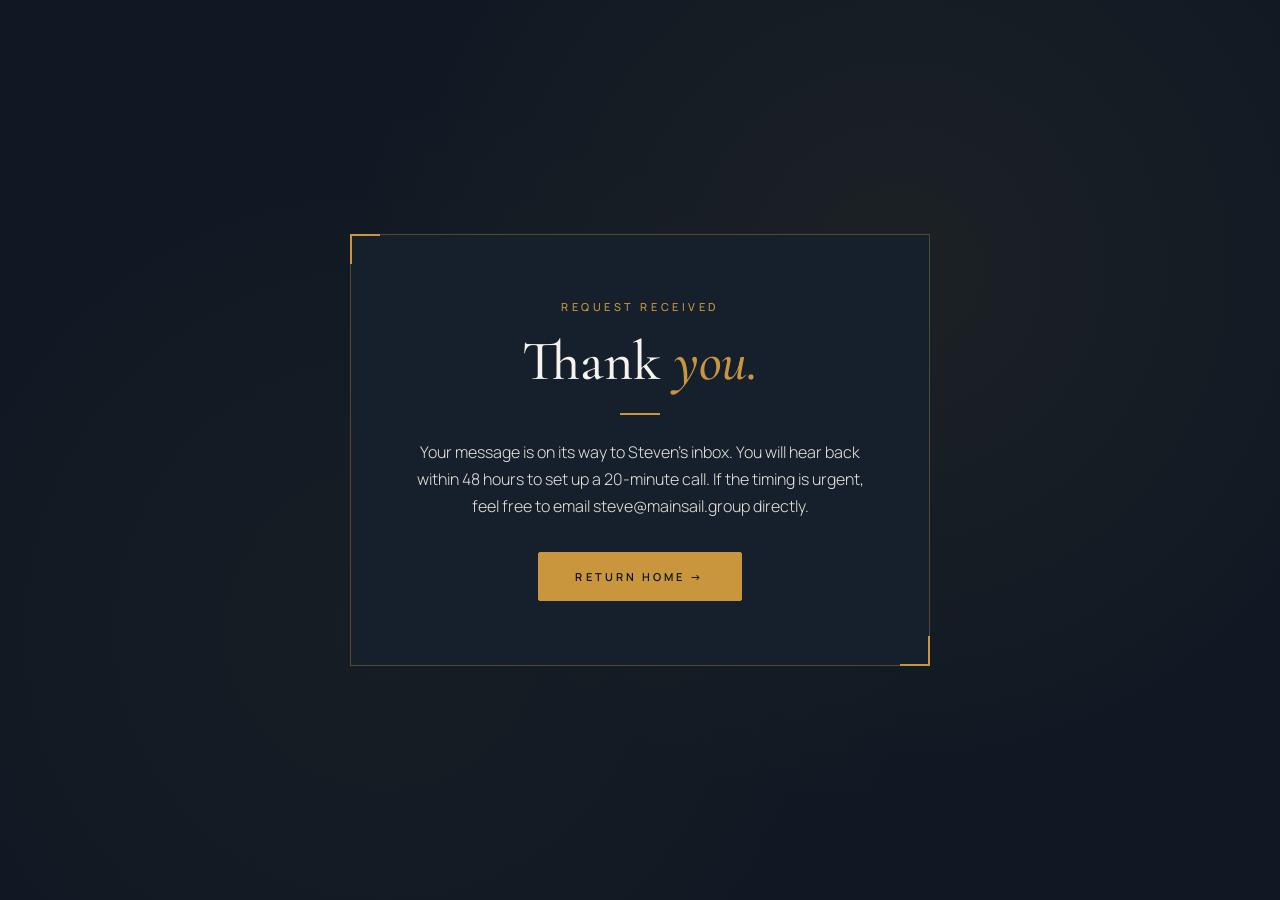
<file: thank-you.html>
<!DOCTYPE html>
<html lang="en">
<head>
<meta charset="UTF-8" />
<meta name="viewport" content="width=device-width, initial-scale=1.0" />
<title>Thank You · Mainsail Ventures</title>
<meta name="robots" content="noindex, nofollow" />

<!-- Favicons -->
<link rel="icon" type="image/x-icon" href="/favicon.ico?v=3" />
<link rel="icon" type="image/png" sizes="32x32" href="/favicon-32x32.png?v=3" />
<link rel="apple-touch-icon" sizes="180x180" href="/apple-touch-icon.png?v=3" />
<meta name="theme-color" content="#0F1823" />

<link rel="preconnect" href="https://fonts.googleapis.com" />
<link rel="preconnect" href="https://fonts.gstatic.com" crossorigin />
<link href="https://fonts.googleapis.com/css2?family=Cormorant+Garamond:ital,wght@0,400;0,500;0,600;1,400;1,500;1,600&family=Manrope:wght@300;400;500;600&display=swap" rel="stylesheet" />

<style>
  :root {
    --navy: #0F1823;
    --navy-deep: #0A1119;
    --navy-soft: #16202D;
    --cream: #F6F3EE;
    --cream-dim: #E8E3D9;
    --gold: #C9963E;
    --muted-blue: #6B7482;
    --rule: rgba(201, 150, 62, 0.35);
    --rule-soft: rgba(246, 243, 238, 0.12);
  }

  * { box-sizing: border-box; margin: 0; padding: 0; }

  body {
    font-family: 'Manrope', system-ui, sans-serif;
    background: var(--navy);
    color: var(--cream);
    min-height: 100vh;
    display: flex;
    align-items: center;
    justify-content: center;
    padding: 32px;
    -webkit-font-smoothing: antialiased;
    position: relative;
    overflow: hidden;
  }

  body::before {
    content: '';
    position: absolute;
    top: 0; left: 0; right: 0; bottom: 0;
    background:
      radial-gradient(circle at 70% 30%, rgba(201, 150, 62, 0.07) 0%, transparent 50%),
      radial-gradient(circle at 30% 70%, rgba(201, 150, 62, 0.04) 0%, transparent 50%);
    pointer-events: none;
  }

  .panel {
    max-width: 580px;
    padding: 64px 56px;
    border: 1px solid var(--rule);
    background: var(--navy-soft);
    text-align: center;
    position: relative;
    z-index: 1;
  }

  .panel::before {
    content: '';
    position: absolute;
    top: -1px; left: -1px;
    width: 28px; height: 28px;
    border-top: 2px solid var(--gold);
    border-left: 2px solid var(--gold);
  }

  .panel::after {
    content: '';
    position: absolute;
    bottom: -1px; right: -1px;
    width: 28px; height: 28px;
    border-bottom: 2px solid var(--gold);
    border-right: 2px solid var(--gold);
  }

  .eyebrow {
    font-family: 'Manrope', sans-serif;
    font-size: 11px;
    color: var(--gold);
    letter-spacing: 0.32em;
    text-transform: uppercase;
    margin-bottom: 18px;
    font-weight: 500;
  }

  h1 {
    font-family: 'Cormorant Garamond', serif;
    font-size: 56px;
    font-weight: 500;
    line-height: 1.05;
    color: var(--cream);
    margin-bottom: 6px;
  }

  h1 em {
    font-style: italic;
    color: var(--gold);
  }

  .rule {
    width: 40px;
    height: 2px;
    background: var(--gold);
    margin: 22px auto 24px;
  }

  p {
    font-size: 16px;
    line-height: 1.7;
    color: var(--cream-dim);
    margin-bottom: 32px;
    font-weight: 300;
  }

  .btn {
    display: inline-block;
    padding: 16px 36px;
    background: var(--gold);
    color: var(--navy-deep);
    border: 1px solid var(--gold);
    font-family: 'Manrope', sans-serif;
    font-size: 11px;
    font-weight: 600;
    letter-spacing: 0.28em;
    text-transform: uppercase;
    text-decoration: none;
    border-radius: 2px;
    transition: all 0.25s ease;
  }

  .btn:hover {
    background: var(--cream);
    border-color: var(--cream);
  }

  @media (max-width: 580px) {
    .panel { padding: 48px 32px; }
    h1 { font-size: 40px; }
  }
</style>
</head>
<body>
  <div class="panel">
    <div class="eyebrow">Request Received</div>
    <h1>Thank <em>you.</em></h1>
    <div class="rule"></div>
    <p>
      Your message is on its way to Steven's inbox.  You will hear back within 48 hours to set up a 20-minute call.  If the timing is urgent, feel free to email steve@mainsail.group directly.
    </p>
    <a href="/" class="btn">Return Home &rarr;</a>
  </div>
</body>
</html>
</file>
<file: tools/shared/styles.css>
/* Mainsail Tools - shared editorial styling */

@import url('https://fonts.googleapis.com/css2?family=Fraunces:opsz,wght@9..144,400;9..144,500;9..144,600;9..144,700&family=Public+Sans:wght@300;400;500;600;700&family=JetBrains+Mono:wght@400;500&display=swap');

:root {
  --navy: #0f2a44;
  --navy-light: #1b3a5c;
  --navy-deep: #0a1d30;
  --cream: #f8f4ed;
  --paper: #ffffff;
  --brass: #b8860b;
  --brass-light: #d4a836;
  --charcoal: #1a1a1a;
  --slate-700: #334155;
  --slate-500: #64748b;
  --slate-400: #94a3b8;
  --slate-200: #e2e8f0;
  --slate-100: #f1f5f9;
  --slate-50: #f8fafc;
  --rust: #8b4513;
  --error: #991b1b;
  --error-bg: #fef2f2;
  --success: #166534;
  --success-bg: #f0fdf4;

  --font-display: 'Fraunces', Georgia, serif;
  --font-body: 'Public Sans', -apple-system, BlinkMacSystemFont, sans-serif;
  --font-mono: 'JetBrains Mono', Consolas, monospace;
}

* {
  box-sizing: border-box;
}

html {
  scroll-behavior: smooth;
}

body {
  margin: 0;
  font-family: var(--font-body);
  font-size: 16px;
  line-height: 1.6;
  color: var(--charcoal);
  background-color: var(--cream);
  -webkit-font-smoothing: antialiased;
  -moz-osx-font-smoothing: grayscale;
}

a {
  color: var(--navy);
  text-decoration: underline;
  text-decoration-color: var(--brass);
  text-underline-offset: 3px;
  text-decoration-thickness: 1px;
  transition: text-decoration-thickness 0.15s;
}

a:hover {
  text-decoration-thickness: 2px;
}

h1, h2, h3, h4 {
  font-family: var(--font-display);
  font-weight: 600;
  letter-spacing: -0.01em;
  color: var(--navy);
  margin: 0;
  line-height: 1.2;
}

h1 {
  font-size: clamp(2rem, 5vw, 3rem);
  font-weight: 700;
}

h2 {
  font-size: clamp(1.5rem, 3vw, 2rem);
}

h3 {
  font-size: 1.25rem;
}

.container {
  max-width: 980px;
  margin: 0 auto;
  padding: 48px 24px;
}

.container-narrow {
  max-width: 720px;
  margin: 0 auto;
  padding: 48px 24px;
}

/* Editorial nameplate */
.masthead {
  display: flex;
  align-items: baseline;
  justify-content: space-between;
  border-bottom: 2px solid var(--navy);
  padding-bottom: 16px;
  margin-bottom: 32px;
}

.masthead-brand {
  display: flex;
  align-items: baseline;
  gap: 12px;
}

.masthead-brand-name {
  font-family: var(--font-display);
  font-weight: 700;
  font-size: 1.25rem;
  color: var(--navy);
  font-style: italic;
}

.masthead-brand-tag {
  font-family: var(--font-body);
  font-size: 0.7rem;
  letter-spacing: 0.18em;
  text-transform: uppercase;
  color: var(--slate-500);
  font-weight: 500;
}

.masthead-nav a {
  margin-left: 20px;
  font-size: 0.85rem;
  font-weight: 500;
  text-decoration: none;
  color: var(--slate-700);
  letter-spacing: 0.02em;
}

.masthead-nav a:hover {
  color: var(--navy);
}

/* Page header */
.page-header {
  margin-bottom: 32px;
}

.page-eyebrow {
  font-family: var(--font-body);
  font-size: 0.75rem;
  letter-spacing: 0.2em;
  text-transform: uppercase;
  color: var(--brass);
  font-weight: 600;
  margin-bottom: 8px;
}

.page-title {
  font-size: clamp(2rem, 4vw, 2.75rem);
  margin-bottom: 12px;
}

.page-lede {
  font-family: var(--font-display);
  font-size: 1.15rem;
  line-height: 1.5;
  color: var(--slate-700);
  font-style: italic;
  font-weight: 400;
  max-width: 600px;
}

/* Form styles */
.form-section {
  background: var(--paper);
  border: 1px solid var(--slate-200);
  padding: 32px;
  margin-bottom: 24px;
}

.form-section-header {
  font-size: 0.75rem;
  font-weight: 600;
  letter-spacing: 0.15em;
  text-transform: uppercase;
  color: var(--slate-500);
  margin-bottom: 16px;
  padding-bottom: 8px;
  border-bottom: 1px solid var(--slate-200);
}

.field {
  margin-bottom: 20px;
}

.field-row {
  display: grid;
  grid-template-columns: 1fr 1fr;
  gap: 16px;
}

@media (max-width: 600px) {
  .field-row {
    grid-template-columns: 1fr;
  }
}

label {
  display: block;
  font-size: 0.85rem;
  font-weight: 600;
  color: var(--navy);
  margin-bottom: 6px;
  letter-spacing: 0.01em;
}

.field-hint {
  font-size: 0.78rem;
  color: var(--slate-500);
  margin-top: 4px;
  font-style: italic;
}

input[type="text"],
input[type="number"],
input[type="email"],
select,
textarea {
  width: 100%;
  padding: 10px 12px;
  font-family: var(--font-body);
  font-size: 0.95rem;
  color: var(--charcoal);
  background-color: var(--paper);
  border: 1px solid var(--slate-200);
  border-radius: 0;
  transition: border-color 0.15s, box-shadow 0.15s;
}

input:focus,
select:focus,
textarea:focus {
  outline: none;
  border-color: var(--navy);
  box-shadow: 0 0 0 3px rgba(15, 42, 68, 0.08);
}

textarea {
  resize: vertical;
  min-height: 90px;
  font-family: var(--font-body);
  line-height: 1.5;
}

/* Range / slider */
input[type="range"] {
  width: 100%;
  margin: 6px 0;
}

/* Buttons */
button,
.button {
  display: inline-block;
  background: var(--navy);
  color: var(--cream);
  font-family: var(--font-body);
  font-size: 0.9rem;
  font-weight: 600;
  letter-spacing: 0.04em;
  padding: 14px 28px;
  border: none;
  border-radius: 0;
  cursor: pointer;
  transition: background 0.15s, transform 0.05s;
  text-decoration: none;
  text-transform: uppercase;
}

button:hover:not(:disabled),
.button:hover {
  background: var(--navy-light);
}

button:active:not(:disabled) {
  transform: translateY(1px);
}

button:disabled {
  background: var(--slate-400);
  cursor: not-allowed;
}

.button-secondary {
  background: var(--paper);
  color: var(--navy);
  border: 1px solid var(--navy);
}

.button-secondary:hover {
  background: var(--slate-50);
}

.button-row {
  display: flex;
  gap: 12px;
  align-items: center;
  flex-wrap: wrap;
  margin-top: 8px;
}

/* Result panel */
.result-panel {
  background: var(--paper);
  border: 1px solid var(--slate-200);
  border-left: 4px solid var(--brass);
  padding: 32px;
  margin-top: 32px;
  display: none;
}

.result-panel.visible {
  display: block;
  animation: fadeIn 0.3s ease;
}

@keyframes fadeIn {
  from { opacity: 0; transform: translateY(8px); }
  to { opacity: 1; transform: translateY(0); }
}

.result-panel h1,
.result-panel h2,
.result-panel h3 {
  font-family: var(--font-display);
}

.result-panel h1 {
  font-size: 1.75rem;
  margin-bottom: 12px;
}

.result-panel h2 {
  font-size: 1.25rem;
  margin-top: 24px;
  margin-bottom: 10px;
  padding-bottom: 6px;
  border-bottom: 1px solid var(--slate-200);
}

.result-panel h3 {
  font-size: 1rem;
  margin-top: 18px;
  margin-bottom: 6px;
}

.result-panel p {
  margin: 8px 0 14px 0;
  line-height: 1.65;
}

.result-panel ul, .result-panel ol {
  margin: 8px 0 14px 0;
  padding-left: 24px;
  line-height: 1.65;
}

.result-panel li {
  margin-bottom: 6px;
}

.result-panel strong {
  color: var(--navy);
  font-weight: 600;
}

/* Loading state */
.loading {
  display: none;
  align-items: center;
  gap: 12px;
  padding: 24px;
  color: var(--slate-700);
  font-size: 0.95rem;
}

.loading.visible {
  display: flex;
}

.spinner {
  width: 18px;
  height: 18px;
  border: 2px solid var(--slate-200);
  border-top-color: var(--navy);
  border-radius: 50%;
  animation: spin 0.8s linear infinite;
}

@keyframes spin {
  to { transform: rotate(360deg); }
}

/* Status messages */
.error {
  background: var(--error-bg);
  color: var(--error);
  border-left: 3px solid var(--error);
  padding: 12px 16px;
  margin-top: 16px;
  font-size: 0.9rem;
  display: none;
}

.error.visible {
  display: block;
}

.success {
  background: var(--success-bg);
  color: var(--success);
  border-left: 3px solid var(--success);
  padding: 12px 16px;
  margin-top: 16px;
  font-size: 0.9rem;
}

/* Score display (for signal score calculator) */
.score-display {
  display: flex;
  align-items: center;
  gap: 32px;
  padding: 24px;
  background: var(--navy);
  color: var(--cream);
  margin-bottom: 24px;
}

.score-number {
  font-family: var(--font-display);
  font-size: 4.5rem;
  font-weight: 700;
  line-height: 1;
  font-feature-settings: 'tnum';
}

.score-label {
  font-size: 0.7rem;
  letter-spacing: 0.2em;
  text-transform: uppercase;
  color: var(--brass-light);
  font-weight: 600;
  margin-bottom: 4px;
}

.score-tier {
  font-family: var(--font-display);
  font-size: 1.5rem;
  font-style: italic;
  color: var(--cream);
  margin-bottom: 4px;
}

.score-recommendation {
  font-size: 0.9rem;
  color: rgba(248, 244, 237, 0.8);
}

.score-bar-row {
  display: grid;
  grid-template-columns: 220px 1fr 60px;
  gap: 12px;
  align-items: center;
  padding: 8px 0;
  border-bottom: 1px solid var(--slate-100);
}

.score-bar-label {
  font-size: 0.85rem;
  font-weight: 500;
  color: var(--slate-700);
}

.score-bar-track {
  height: 6px;
  background: var(--slate-100);
  position: relative;
  overflow: hidden;
}

.score-bar-fill {
  height: 100%;
  background: var(--navy);
  transition: width 0.4s ease;
}

.score-bar-value {
  font-family: var(--font-mono);
  font-size: 0.8rem;
  color: var(--slate-700);
  text-align: right;
  font-variant-numeric: tabular-nums;
}

/* Footer */
.footer {
  margin-top: 64px;
  padding-top: 24px;
  border-top: 1px solid var(--slate-200);
  font-size: 0.8rem;
  color: var(--slate-500);
  text-align: center;
}

.footer a {
  color: var(--slate-700);
}

/* Print */
@media print {
  body { background: white; }
  .form-section, .button-row, .footer, .masthead-nav { display: none !important; }
  .result-panel { border: none; padding: 0; box-shadow: none; }
}
</file>
